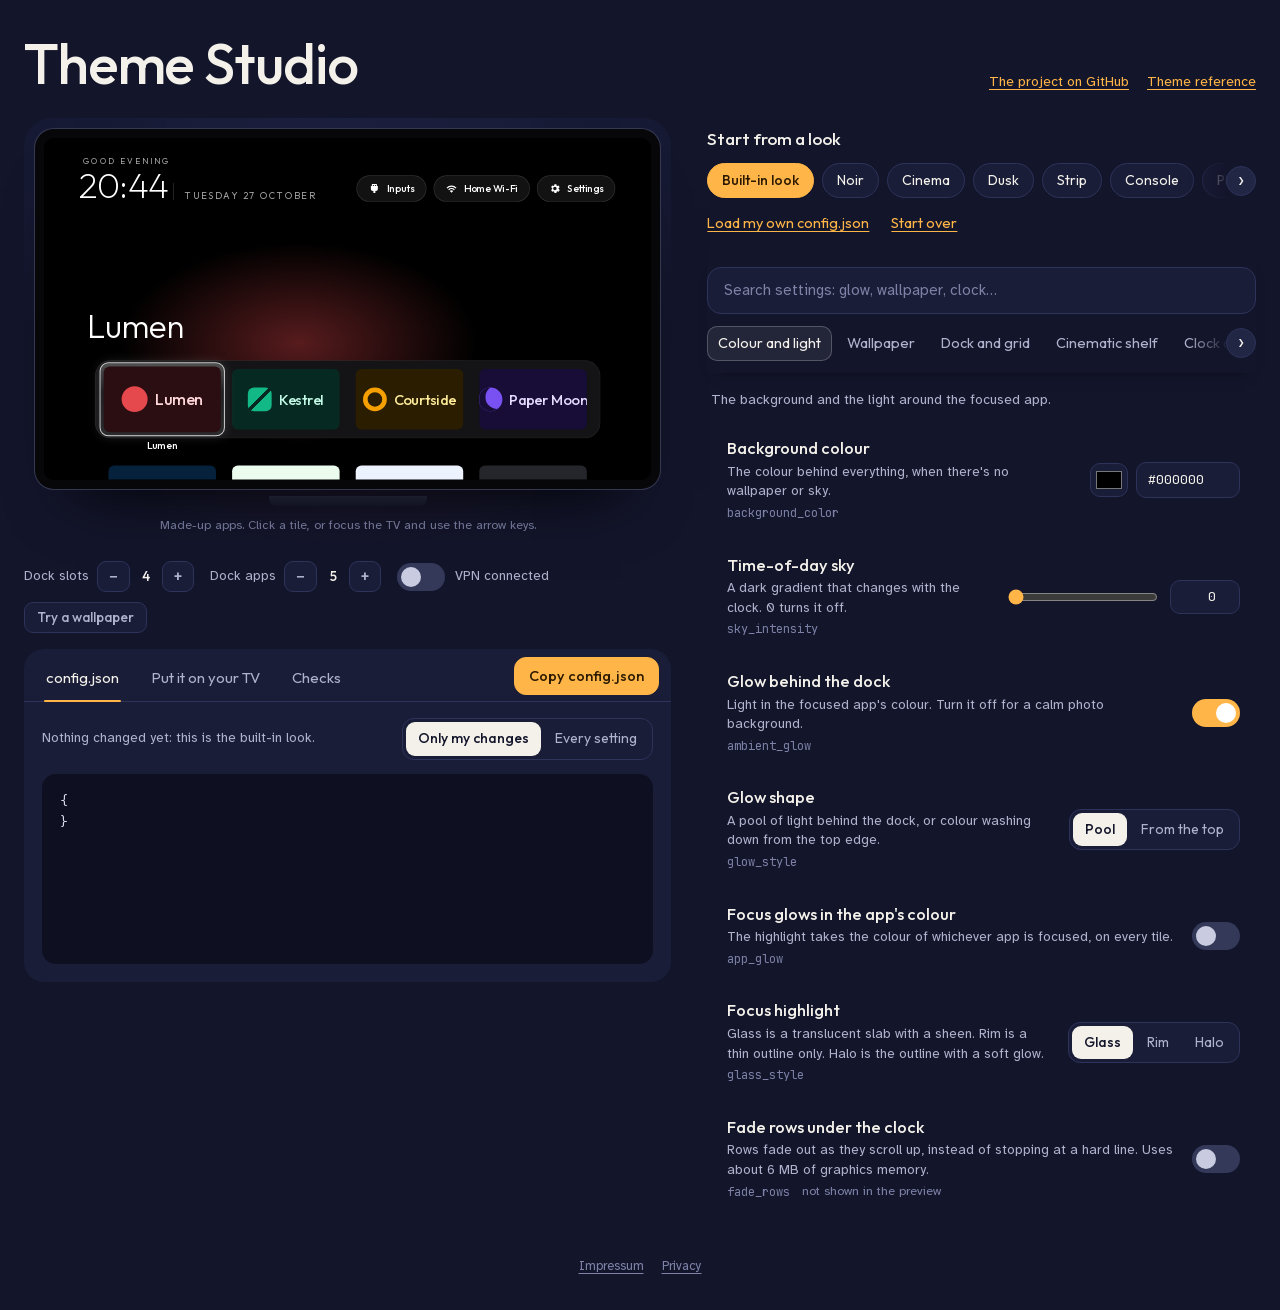
<file: index.html>
<!doctype html>
<html lang="en">
<head>
<meta charset="utf-8">
<meta name="viewport" content="width=device-width, initial-scale=1, viewport-fit=cover">
<title>Theme Studio</title>
<meta name="description" content="Design a Home screen theme for the Clean Your TV launcher, preview it on a TV, and copy the finished config.json.">
<meta property="og:type" content="website">
<meta property="og:url" content="https://tv.atdrv.eu/">
<meta property="og:title" content="Theme Studio">
<meta property="og:description" content="Design a Home screen theme for the Clean Your TV launcher, preview it on a TV, and copy the finished config.json.">
<meta property="og:site_name" content="Theme Studio">
<meta property="og:image" content="https://tv.atdrv.eu/og-image.png">
<meta property="og:image:width" content="1200">
<meta property="og:image:height" content="630">
<meta property="og:image:alt" content="Theme Studio: a TV previewing a Clean Your TV Home screen">
<meta name="twitter:card" content="summary_large_image">
<link rel="canonical" href="https://tv.atdrv.eu/">
<script type="application/ld+json">
{"@context": "https://schema.org", "@type": "WebApplication", "name": "Theme Studio", "url": "https://tv.atdrv.eu/", "description": "Design a Home screen theme for the Clean Your TV Android TV launcher, preview it on a TV, and copy the finished config.json.", "applicationCategory": "DesignApplication", "operatingSystem": "Any", "browserRequirements": "Requires JavaScript", "isAccessibleForFree": true, "offers": {"@type": "Offer", "price": "0", "priceCurrency": "EUR"}, "image": "https://tv.atdrv.eu/og-image.png"}
</script>
<meta name="theme-color" content="#13152b">
<meta name="claude:viewport-fit-sides" content="cover">
<link rel="icon" type="image/svg+xml" href="data:image/svg+xml,%3Csvg xmlns='http://www.w3.org/2000/svg' viewBox='0 0 32 32'%3E%3Crect x='2' y='5' width='28' height='19' rx='3' fill='%2313152b' stroke='%23ffb547' stroke-width='2'/%3E%3Ccircle cx='25' cy='19.5' r='1.6' fill='%23ffb547'/%3E%3Cpath d='M11 28h10' stroke='%23ffb547' stroke-width='2' stroke-linecap='round'/%3E%3C/svg%3E">
<link rel="stylesheet" href="fonts/fonts.css">
<style>
/*
  Layout: a living room after dark. Left, the TV on its wall (sticky), lit from behind in the focused app's colour;
  right, the settings list, styled like a TV menu. Below, the finished config.json and the three steps to use it.
  One dark look on purpose: it is a TV at night.
*/
:root {
  --night: #13152b;      /* the wall */
  --wall: #1a1d38;       /* raised surfaces */
  --wall-2: #222645;     /* inputs, hover */
  --edge: #2e335a;       /* hairlines */
  --ink: #f3f1ea;        /* warm white text */
  --soft: #aeb2cc;       /* secondary text */
  --faint: #7d82a6;      /* tertiary */
  --led: #ffb547;        /* standby-LED amber: the accent */
  --led-ink: #2b1a00;
  --ok: #6ee7a8;
  --warn: #ff9a62;
  --bad: #ff5c7a;
  --glass: rgba(255, 255, 255, .07);
  --glass-rim: rgba(255, 255, 255, .22);
  --font-display: "Outfit", "Avenir Next", "Segoe UI", sans-serif;
  --font-body: "Atkinson Hyperlegible", "Verdana", sans-serif;
  --font-code: "JetBrains Mono", ui-monospace, Menlo, Consolas, monospace;
  color-scheme: dark;
}
* { box-sizing: border-box; }
[hidden] { display: none !important; }
html, body { background: var(--night); color: var(--ink); }
body {
  font-family: var(--font-body); font-size: 15px; line-height: 1.55;
  padding-block: 28px 80px;
  padding-left: max(16px, env(safe-area-inset-left, 0px));
  padding-right: max(16px, env(safe-area-inset-right, 0px));
}
button, input, select, textarea { font: inherit; color: inherit; }
a { color: var(--led); text-underline-offset: 3px; }
code { font-family: var(--font-code); font-size: .86em; background: var(--wall-2); border-radius: 5px; padding: 1px 5px; overflow-wrap: anywhere; }
:focus-visible { outline: 2px solid var(--led); outline-offset: 2px; }
.wrap { max-width: 1500px; margin: 0 auto; }

/* Header */
.masthead { display: flex; flex-wrap: wrap; gap: 12px 32px; align-items: end; justify-content: space-between; margin-bottom: 26px; }
.brand { display: flex; flex-direction: column; gap: 6px; max-width: 62ch; }
.brand h1 { margin: 0; font-family: var(--font-display); font-weight: 200; font-size: clamp(34px, 4.4vw, 58px); line-height: 1; letter-spacing: -.02em; }
.brand h1 b { font-weight: 500; }
.brand p { margin: 0; color: var(--soft); font-size: 16px; }
.links { display: flex; gap: 18px; flex-wrap: wrap; font-size: 14px; }
.site-foot { display: flex; gap: 18px; justify-content: center; margin: 40px 0 8px; font-size: 13px; }
.site-foot a { color: var(--faint); }

/* Main grid */
.studio { display: grid; grid-template-columns: minmax(0, 1.18fr) minmax(0, 1fr); gap: 36px; align-items: start; }
.stage { display: flex; flex-direction: column; gap: 16px; min-width: 0; }
.tvblock { display: flex; flex-direction: column; gap: 12px; width: 100%; margin: 0 auto; }
.hint { color: var(--faint); }
/* The result card: three tabs, so the file, the steps and the checks are always one click away. */
.card { background: var(--wall); border-radius: 20px; display: flex; flex-direction: column; min-width: 0; overflow: hidden; }
.card-tabs { display: flex; gap: 4px; padding: 8px 8px 0; border-bottom: 1px solid var(--edge); flex-wrap: wrap; }
.card-tabs [role="tab"] { border: 0; background: none; color: var(--soft); font-family: var(--font-display); font-size: 15px; padding: 9px 14px 11px; border-radius: 10px 10px 0 0; cursor: pointer; display: inline-flex; gap: 8px; align-items: center; position: relative; }
.card-tabs [role="tab"]:hover { color: var(--ink); }
.card-tabs [role="tab"].on { color: var(--ink); }
.card-tabs [role="tab"].on::after { content: ""; position: absolute; left: 12px; right: 12px; bottom: -1px; height: 2px; border-radius: 2px; background: var(--led); }
.card-tabs .copy { margin: 0 4px 6px auto; align-self: center; padding: 7px 14px; }
.card-tabs .n { min-width: 18px; height: 18px; border-radius: 9px; background: var(--warn); color: #2b1300; font-size: 11.5px; font-weight: 600; display: inline-flex; align-items: center; justify-content: center; padding: 0 5px; }
.pane { padding: 16px 18px 18px; display: flex; flex-direction: column; gap: 14px; min-width: 0; }
.pane-head { display: flex; flex-wrap: wrap; gap: 10px 16px; align-items: center; justify-content: space-between; }
.pane-head p { margin: 0; color: var(--soft); font-size: 13.5px; flex: 1 1 220px; min-width: 0; }
.presets { padding-top: 4px; display: flex; flex-direction: column; gap: 10px; }
.ownrow { display: flex; flex-wrap: wrap; gap: 8px; align-items: center; }
.loadbox { background: var(--wall); border-radius: 16px; padding: 14px 16px; display: flex; flex-direction: column; gap: 10px; }
.loadbox p { margin: 0; color: var(--soft); font-size: 13.5px; }
.loadbox textarea { width: 100%; min-height: 140px; background: #0e1022; border: 1px solid var(--edge); border-radius: 12px; padding: 10px 12px; font-family: var(--font-code); font-size: 12.5px; line-height: 1.6; resize: vertical; }
.msg:empty { display: none; }

/* The TV on the wall, with bias lighting */
.room { position: relative; padding: 34px 26px 30px; border-radius: 28px; background: radial-gradient(120% 90% at 50% 0%, #1b1f3e 0%, var(--night) 70%); isolation: isolate; }
.bias { position: absolute; inset: 6% 8% 14%; border-radius: 40px; filter: blur(46px); opacity: .55; z-index: -1; transition: background .5s ease; }
.tv { position: relative; width: 100%; max-width: 100%; aspect-ratio: 16 / 9; border-radius: 10px; background: #000; box-shadow: 0 0 0 9px #07070a, 0 0 0 10px #343850, 0 40px 60px -30px rgba(0,0,0,.9); overflow: hidden; }
.tv:focus-visible { outline: none; box-shadow: 0 0 0 9px #07070a, 0 0 0 12px var(--led), 0 40px 60px -30px rgba(0,0,0,.9); }
.stand { width: 26%; height: 10px; margin: 16px auto 0; border-radius: 0 0 8px 8px; background: linear-gradient(180deg, #2a2e48, #191b2f); }
.screen { position: absolute; left: 0; top: 0; width: 1920px; height: 1080px; transform-origin: 0 0; font-family: var(--font-display); color: #fff; overflow: hidden; }
.stage-bar { display: flex; flex-wrap: wrap; gap: 10px 18px; align-items: center; justify-content: center; color: var(--soft); font-size: 13.5px; }
.roomhint { margin: 10px 0 0; text-align: center; font-size: 12.5px; }
.btn.sm.wp { font-size: 13.5px; padding: 5px 12px; }
.toggle-line { display: inline-flex; gap: 10px; align-items: center; cursor: pointer; }
.stepper { display: inline-flex; gap: 8px; align-items: center; }
.stepper b { min-width: 16px; text-align: center; color: var(--ink); font-family: var(--font-display); font-weight: 500; font-variant-numeric: tabular-nums; }
.btn.sm { padding: 3px 11px; border-radius: 9px; font-size: 16px; line-height: 1.4; }
.btn:disabled { opacity: .4; cursor: default; }

.presets { display: flex; flex-direction: column; gap: 10px; }
.presets h2, .panel h2 { margin: 0; font-family: var(--font-display); font-weight: 500; font-size: 17px; }
.chips { display: flex; flex-wrap: nowrap; gap: 8px; }
.chip { border: 1px solid var(--edge); background: var(--wall); border-radius: 999px; padding: 6px 14px; font-family: var(--font-display); font-size: 14px; cursor: pointer; transition: background .15s, border-color .15s; }
.chip:hover { background: var(--wall-2); }
.chip.on { background: var(--led); border-color: var(--led); color: var(--led-ink); font-weight: 500; }

.checks { display: flex; flex-direction: column; gap: 6px; }
.check { display: grid; grid-template-columns: 9px minmax(0, 1fr); gap: 10px; align-items: baseline; font-size: 13.5px; padding: 9px 12px; border-radius: 10px; background: var(--wall); }
.check i { width: 8px; height: 8px; border-radius: 50%; transform: translateY(-1px); }
.check.warn i { background: var(--warn); } .check.bad i { background: var(--bad); } .check.info i { background: #8fb4ff; } .check.ok i { background: var(--ok); }

/* The settings list */
.editor { display: flex; flex-direction: column; gap: 14px; min-width: 0; }
.editor-top { position: sticky; top: env(safe-area-inset-top, 0px); z-index: 5; display: flex; flex-direction: column; gap: 12px; padding: 14px 0 12px; background: var(--night); box-shadow: 0 10px 14px -12px rgba(0,0,0,.6); }
.searchrow { display: flex; gap: 10px; align-items: center; }
.search { flex: 1; min-width: 0; background: var(--wall); border: 1px solid var(--edge); border-radius: 14px; padding: 11px 16px; font-size: 15px; }
.search::placeholder { color: var(--faint); }
.btn { border: 1px solid var(--edge); background: var(--wall); border-radius: 12px; padding: 10px 16px; font-family: var(--font-display); font-weight: 500; font-size: 14.5px; cursor: pointer; white-space: nowrap; transition: background .15s; }
.btn:hover { background: var(--wall-2); }
.btn.primary { background: var(--led); border-color: var(--led); color: var(--led-ink); }
.btn.primary:hover { background: #ffc46e; }
/* Actions next to the looks: links, so they don't read as one more look. */
.btn.link { border: 0; background: none; padding: 4px 0; color: var(--led); font-weight: 400; text-decoration: underline; text-underline-offset: 3px; }
.btn.link:hover { background: none; color: #ffc46e; }
.ownrow.actions { gap: 6px 22px; }
.looknow { font-family: var(--font-display); font-size: 15px; color: var(--soft); }
.looknow b { color: var(--ink); font-weight: 500; }
/* One-line rows that slide sideways; an arrow shows on each side that has more. */
.slider { position: relative; min-width: 0; }
.slider > .tabs, .slider > .chips { overflow-x: auto; scrollbar-width: none; scroll-snap-type: x proximity; padding: 3px; margin: -3px; }
.slider > .tabs::-webkit-scrollbar, .slider > .chips::-webkit-scrollbar { display: none; }
.slider > * > * { flex: none; white-space: nowrap; scroll-snap-align: start; scroll-margin-left: 40px; }
.slider.can-prev > :not(.arrow) { -webkit-mask-image: linear-gradient(90deg, transparent 0, transparent 30px, #000 72px); mask-image: linear-gradient(90deg, transparent 0, transparent 30px, #000 72px); }
.slider.can-next > :not(.arrow) { -webkit-mask-image: linear-gradient(270deg, transparent 0, transparent 30px, #000 72px); mask-image: linear-gradient(270deg, transparent 0, transparent 30px, #000 72px); }
.slider.can-prev.can-next > :not(.arrow) { -webkit-mask-image: linear-gradient(90deg, transparent 0, transparent 30px, #000 72px, #000 calc(100% - 72px), transparent calc(100% - 30px)); mask-image: linear-gradient(90deg, transparent 0, transparent 30px, #000 72px, #000 calc(100% - 72px), transparent calc(100% - 30px)); }
.arrow { position: absolute; top: 50%; transform: translateY(-50%); z-index: 2; width: 30px; height: 30px; border-radius: 50%; border: 1px solid var(--edge); background: var(--wall-2); color: var(--ink); font-size: 18px; line-height: 1; display: none; align-items: center; justify-content: center; cursor: pointer; padding: 0 0 2px; }
.arrow:hover { background: var(--glass-rim, var(--edge)); }
.arrow.prev { left: 0; }
.arrow.next { right: 0; }
.slider.can-prev .arrow.prev, .slider.can-next .arrow.next { display: inline-flex; }
.slider.dot-prev .arrow.prev::after, .slider.dot-next .arrow.next::after { content: ""; position: absolute; top: -2px; right: -2px; width: 9px; height: 9px; border-radius: 50%; background: var(--led); box-shadow: 0 0 0 2px var(--night); }
.tabs { display: flex; flex-wrap: nowrap; gap: 4px; }
.tab { flex: none; border: 0; background: transparent; color: var(--soft); border-radius: 10px; padding: 6px 11px; font-family: var(--font-display); font-size: 14.5px; cursor: pointer; display: inline-flex; gap: 7px; align-items: center; }
.tab:hover { background: var(--glass); color: var(--ink); }
.tab.on { background: var(--glass); color: var(--ink); box-shadow: inset 0 0 0 1px var(--glass-rim); }
.tab .n { min-width: 18px; height: 18px; border-radius: 9px; background: var(--led); color: var(--led-ink); font-size: 11.5px; font-weight: 600; display: inline-flex; align-items: center; justify-content: center; padding: 0 5px; }

.section-intro { color: var(--soft); font-size: 14px; margin: 2px 4px 0; max-width: 64ch; }
.list { display: flex; flex-direction: column; gap: 4px; }
.group-title { margin: 16px 4px 4px; font-family: var(--font-display); font-weight: 400; font-size: 20px; }
.row { position: relative; display: grid; grid-template-columns: minmax(0, 1fr) auto; gap: 4px 18px; padding: 14px 16px 14px 20px; border-radius: 16px; align-items: center; transition: background .15s, box-shadow .15s; }
.row:hover, .row:focus-within { background: var(--glass); box-shadow: inset 0 1px 0 rgba(255,255,255,.08), inset 0 0 0 1px rgba(255,255,255,.08); }
.row.changed::before { content: ""; position: absolute; left: 7px; top: 22px; width: 6px; height: 6px; border-radius: 50%; background: var(--led); }
.row .what { min-width: 0; display: flex; flex-direction: column; gap: 3px; }
.row .label { font-family: var(--font-display); font-size: 16.5px; font-weight: 500; line-height: 1.25; }
.row .help { color: var(--soft); font-size: 13.5px; line-height: 1.45; max-width: 60ch; }
.row .meta { display: flex; flex-wrap: wrap; gap: 6px 12px; align-items: center; font-size: 12.5px; color: var(--faint); }
.row .meta .key { font-family: var(--font-code); font-size: 12px; color: var(--faint); background: none; padding: 0; }
.row.changed .meta .key { color: var(--led); }
.row .meta .flag { color: var(--faint); }
.row .reset { border: 0; background: none; color: var(--soft); font-size: 12.5px; text-decoration: underline; text-underline-offset: 3px; cursor: pointer; padding: 0; }
.row .reset:hover { color: var(--ink); }
.row .ctl { display: flex; gap: 8px; align-items: center; justify-content: flex-end; flex-wrap: wrap; }
.row .ctl.wide { grid-column: 1 / -1; justify-content: stretch; }
.row .err { grid-column: 1 / -1; color: var(--bad); font-size: 13px; }

.switch { position: relative; width: 48px; height: 28px; flex: none; }
.switch input { position: absolute; inset: 0; opacity: 0; margin: 0; cursor: pointer; }
.switch span { position: absolute; inset: 0; border-radius: 14px; background: #343859; transition: background .15s; pointer-events: none; }
.switch span::after { content: ""; position: absolute; left: 4px; top: 4px; width: 20px; height: 20px; border-radius: 50%; background: #c9cce0; transition: transform .18s cubic-bezier(.3,1.4,.5,1); }
.switch input:checked + span { background: var(--led); }
.switch input:checked + span::after { transform: translateX(20px); background: #fff; }
.switch input:focus-visible + span { outline: 2px solid var(--led); outline-offset: 2px; }
.seg { display: inline-flex; background: var(--wall); border: 1px solid var(--edge); border-radius: 12px; padding: 3px; gap: 2px; }
.seg button { border: 0; background: none; border-radius: 9px; padding: 6px 12px; font-family: var(--font-display); font-size: 14px; color: var(--soft); cursor: pointer; }
.seg button.on { background: var(--ink); color: var(--night); font-weight: 500; }
.range { display: flex; align-items: center; gap: 10px; }
input[type="range"] { width: 150px; accent-color: var(--led); }
.num { width: 70px; background: var(--wall); border: 1px solid var(--edge); border-radius: 10px; padding: 6px 8px; font-family: var(--font-code); font-size: 13px; text-align: right; font-variant-numeric: tabular-nums; }
.txt { width: 240px; max-width: 100%; background: var(--wall); border: 1px solid var(--edge); border-radius: 10px; padding: 7px 11px; font-size: 14px; }
.colour { display: flex; gap: 8px; align-items: center; }
input[type="color"] { width: 38px; height: 34px; border: 1px solid var(--edge); border-radius: 10px; background: var(--wall); padding: 3px; cursor: pointer; }
textarea.list-in { width: 100%; min-height: 78px; background: var(--wall); border: 1px solid var(--edge); border-radius: 12px; padding: 9px 12px; font-family: var(--font-code); font-size: 12.5px; line-height: 1.6; resize: vertical; }
.empty { padding: 26px 18px; color: var(--soft); text-align: left; }

/* config.json and the steps */
.panel { background: var(--wall); border-radius: 20px; padding: 20px; display: flex; flex-direction: column; gap: 14px; min-width: 0; }
.panel-head { display: flex; flex-wrap: wrap; gap: 10px 16px; align-items: center; justify-content: space-between; }
.panel-head p { margin: 2px 0 0; color: var(--soft); font-size: 13.5px; }
.json { margin: 0; background: #0e1022; border-radius: 14px; padding: 16px 18px; font-family: var(--font-code); font-size: 13px; line-height: 1.65; color: #d8dbec; overflow: auto; max-height: 420px; }
.json .k { color: #9fb8ff; } .json .s { color: #b5e8c4; } .json .v { color: #ffcf8a; } .json .c { color: var(--led); }
.json .ch { background: rgba(255,181,71,.12); border-radius: 4px; }
.steps { margin: 0; padding: 0; list-style: none; display: flex; flex-direction: column; gap: 14px; counter-reset: s; }
.steps li { counter-increment: s; display: grid; grid-template-columns: 34px minmax(0, 1fr); gap: 12px; }
.steps li::before { content: counter(s); width: 30px; height: 30px; border-radius: 50%; background: var(--wall-2); color: var(--led); display: flex; align-items: center; justify-content: center; font-family: var(--font-display); font-weight: 500; }
.steps li div { min-width: 0; display: flex; flex-direction: column; gap: 6px; }
.steps b { font-family: var(--font-display); font-weight: 500; font-size: 16px; }
.steps p { margin: 0; color: var(--soft); font-size: 14px; }
.cmd { margin: 0; background: #0e1022; border-radius: 10px; padding: 10px 12px; font-family: var(--font-code); font-size: 12.5px; color: #d8dbec; overflow-x: auto; white-space: pre; }
.import textarea { width: 100%; min-height: 100px; background: #0e1022; border: 1px solid var(--edge); border-radius: 12px; padding: 10px 12px; font-family: var(--font-code); font-size: 12.5px; resize: vertical; }
.msg { font-size: 13.5px; color: var(--soft); }
.msg.err { color: var(--bad); }
.foot { margin: 4px 0 0; color: var(--faint); font-size: 13px; }

/* Wide and tall enough: the left side is pinned and sized to the window, and never scrolls as a whole.
   The TV shrinks so the card keeps about 300px; only the code box and the steps scroll inside the card. */
@media (min-width: 1101px) and (min-height: 700px) {
  body { padding-bottom: 18px; }
  .stage { position: sticky; top: calc(env(safe-area-inset-top, 0px) + 18px); height: calc(100vh - 36px); }
  .tvblock { flex: none; }
  .room { width: min(100%, calc((100vh - 500px) * 1.78 + 40px)); min-width: 360px; margin: 0 auto; padding: 20px 20px 14px; }
  .card { flex: 1; min-height: 0; }
  .pane { flex: 1; min-height: 0; overflow-y: auto; }
  .pane[data-p="json"] { overflow: hidden; }
  .pane[data-p="json"] .json { flex: 1; min-height: 0; max-height: none; }
}
/* Narrow: one column in working order: the TV, the settings, then the result. */
@media (max-width: 1100px) {
  .studio { grid-template-columns: minmax(0, 1fr); }
  .stage { display: contents; }
  .tvblock { order: 1; }
  .editor { order: 2; }
  .card { order: 3; }
  .editor-top { position: static; box-shadow: none; }
}
@media (max-width: 560px) {
  .row { grid-template-columns: minmax(0, 1fr); padding-left: 18px; }
  .row .ctl { justify-content: flex-start; }
  .room { padding: 20px 12px 18px; border-radius: 20px; }
  input[type="range"] { width: 120px; }
}
@media (prefers-reduced-motion: reduce) {
  *, *::before, *::after { transition: none !important; }
}

/* ---------- The TV drawing (1920×1080 canvas) ---------- */
.L { position: absolute; inset: 0; pointer-events: none; }
.greet { position: absolute; left: 123px; top: 52px; font-size: 26px; letter-spacing: .26em; color: rgba(255,255,255,.66); text-transform: uppercase; white-space: nowrap; }
.clock { position: absolute; left: 108px; top: 92px; font-size: 112px; font-weight: 200; letter-spacing: -.02em; line-height: 1; }
.dates { position: absolute; display: flex; flex-direction: column; gap: 10px; font-size: 30px; letter-spacing: .2em; color: rgba(255,255,255,.62); text-transform: uppercase; white-space: nowrap; }
.dates .sub { font-size: 23px; letter-spacing: .16em; color: rgba(255,255,255,.5); }
.dates.white, .dates.white .sub { color: #fff; }
.vline { position: absolute; width: 2px; height: 54px; background: rgba(255,255,255,.22); }
.vline.white { background: #fff; }
.stats { position: absolute; left: 123px; font: 400 25px/1 "JetBrains Mono", monospace; color: rgba(255,255,255,.55); display: flex; gap: 34px; white-space: nowrap; }
.stats b { color: #fff; font-weight: 500; }
.pills { position: absolute; right: 113px; top: 118px; display: flex; gap: 22px; align-items: center; }
.pill { height: 84px; border-radius: 42px; padding: 0 36px; display: flex; align-items: center; gap: 20px; font-size: 32px; font-weight: 500; color: #fff; background: rgba(255,255,255,.07); border: 2px solid rgba(255,255,255,.14); white-space: nowrap; }
.pill svg { width: 38px; height: 38px; flex: none; }
.pill.round { width: 84px; padding: 0; justify-content: center; }
.pill .lbl { overflow: hidden; text-overflow: ellipsis; }
.pill .badge { font-size: 24px; background: #22c55e; color: #052e16; border-radius: 20px; padding: 3px 14px; display: flex; gap: 6px; align-items: center; }
.pill.vpn { background: #16a34a; border-color: #22c55e; }
.pill.logo { width: 84px; padding: 0; justify-content: center; font-size: 34px; font-weight: 600; background: #2a2f3a; }
.gearc { position: absolute; left: 918px; top: 92px; width: 84px; height: 84px; border-radius: 50%; background: rgba(255,255,255,.07); border: 2px solid rgba(255,255,255,.16); display: flex; align-items: center; justify-content: center; }
.gearc svg { width: 40px; height: 40px; }
.hero { position: absolute; left: 136px; font-weight: 300; letter-spacing: -.01em; line-height: 1.1; white-space: nowrap; }
.band { position: absolute; border-radius: 50px; border: 2px solid rgba(255,255,255,.07); }
.tile { position: absolute; border-radius: 18px; cursor: pointer; }
.tile .art { position: absolute; inset: 0; border-radius: 18px; overflow: hidden; display: flex; align-items: center; justify-content: center; }
.tile .nm { position: absolute; left: -30px; right: -30px; text-align: center; font-weight: 500; white-space: nowrap; opacity: 0; }
.tile.focus .nm { opacity: 1; }
.tile.dimname .nm { opacity: .5; }
.tile.focus.dimname .nm { opacity: 1; }
.ring { position: absolute; inset: -12px; border-radius: 26px; opacity: 0; pointer-events: none; }
.tile.focus .ring { opacity: 1; }
.ucard { position: absolute; inset: 0; display: flex; align-items: center; justify-content: center; }
.ucard i { width: 33%; aspect-ratio: 1; border-radius: 24%; display: block; box-shadow: 0 10px 24px rgba(0,0,0,.35); }
.lastop { position: absolute; left: 140px; font-size: 26px; letter-spacing: .2em; text-transform: uppercase; color: rgba(255,255,255,.6); }
.dots { position: absolute; left: 142px; display: flex; gap: 14px; }
.dots b { width: 14px; height: 14px; border-radius: 50%; background: rgba(255,255,255,.3); }
.dots b.on { width: 42px; border-radius: 7px; background: #fff; }
.wpimg { position: absolute; inset: 0; background-size: cover; background-position: center; }
.wpnote { position: absolute; right: 60px; bottom: 40px; font: 400 24px/1.35 "Atkinson Hyperlegible", sans-serif; color: rgba(255,255,255,.4); text-align: right; }
.petal { position: absolute; width: 22px; height: 14px; border-radius: 50% 50% 50% 0; background: #f59e0b; opacity: .7; }
.banner { display: flex; align-items: center; gap: 18px; width: 280px; justify-content: center; flex: none; }
.banner .mark { width: 62px; height: 62px; border-radius: 16px; flex: none; }
.banner .word { font-size: 38px; font-weight: 500; line-height: 1; white-space: nowrap; }
</style>
</head>
<body>

<div class="wrap">
  <header class="masthead">
    <div class="brand">
      <h1><b>Theme Studio</b></h1>
    </div>
    <nav class="links" aria-label="Project links">
      <a href="https://github.com/Gathin23/cleanyourtv" target="_blank" rel="noopener">The project on GitHub</a>
      <a href="https://github.com/Gathin23/cleanyourtv/blob/main/themes/README.md" target="_blank" rel="noopener">Theme reference</a>
    </nav>
  </header>

  <div class="studio">
    <section class="stage" aria-label="Preview and result">
      <div class="tvblock">
        <div class="room">
          <div class="bias" id="bias"></div>
          <div class="tv" id="tv" tabindex="0" aria-label="Home screen preview. Use the left and right arrow keys to move along the dock."><div class="screen" id="screen"></div></div>
          <div class="stand"></div>
          <p class="hint roomhint">Made-up apps. Click a tile, or focus the TV and use the arrow keys.</p>
        </div>
        <div class="stage-bar">
          <span style="display:flex;gap:10px 16px;flex-wrap:wrap;align-items:center">
            <span class="stepper" role="group" aria-label="Dock slots" title="How many slots the dock has. This is Apps per row (columns), so the grid changes width too. Written to config.json."><span>Dock slots</span><button type="button" class="btn sm" id="colMinus" aria-label="One fewer dock slot">&minus;</button><b id="colN">4</b><button type="button" class="btn sm" id="colPlus" aria-label="One more dock slot">+</button></span>
            <span class="stepper" role="group" aria-label="Dock apps in the preview" id="dockStep"><span>Dock apps</span><button type="button" class="btn sm" id="dockMinus" aria-label="One fewer dock app">&minus;</button><b id="dockN">5</b><button type="button" class="btn sm" id="dockPlus" aria-label="One more dock app">+</button></span>
            <label class="toggle-line"><span class="switch"><input type="checkbox" id="vpnUp"><span></span></span>VPN connected</label>
            <label class="btn sm wp" for="wpFile">Try a wallpaper</label>
            <input type="file" id="wpFile" accept="image/*" hidden>
          </span>
        </div>
      </div>

      <section class="card" aria-label="Result">
        <div class="card-tabs" role="tablist" aria-label="Result">
          <button type="button" role="tab" data-p="json" class="on" aria-selected="true">config.json</button>
          <button type="button" role="tab" data-p="use" aria-selected="false">Put it on your TV</button>
          <button type="button" role="tab" data-p="checks" aria-selected="false">Checks <span class="n" id="checksN" hidden></span></button>
          <button class="btn primary copy" type="button" id="copyBtn">Copy config.json</button>
        </div>

        <div class="pane" data-p="json" role="tabpanel">
          <div class="pane-head">
            <p id="outNote"></p>
            <div style="display:flex;gap:10px;flex-wrap:wrap;align-items:center">
              <div class="seg" role="group" aria-label="What to include">
                <button type="button" data-mode="changes" class="on">Only my changes</button>
                <button type="button" data-mode="full">Every setting</button>
              </div>
            </div>
          </div>
          <pre class="json" id="out"></pre>
        </div>

        <div class="pane" data-p="use" role="tabpanel" hidden>
          <ol class="steps">
            <li><div><b>Save the file</b><p>Make a folder for your theme, for example <code>my-theme</code>, and save the config.json text in it as <code>config.json</code>. A background picture goes beside it as <code>wallpaper.jpg</code>: 1920&times;1080, dark, under about 300 KB.</p></div></li>
            <li><div><b>Send it to the TV</b><p>With ADB on and the cleanyourtv repo on your computer, run this from the repo folder. Home restarts with the theme.</p>
              <pre class="cmd">TV_HOST=&lt;tv ip&gt; tools/theme.sh path/to/my-theme</pre>
              <p>On Windows:</p>
              <pre class="cmd">powershell -ExecutionPolicy Bypass -File tools\theme.ps1 -TvHost &lt;tv ip&gt; path\to\my-theme</pre></div></li>
            <li><div><b>Go back any time</b><p>This returns the launcher to its built-in look.</p><pre class="cmd">TV_HOST=&lt;tv ip&gt; tools/theme.sh --reset</pre></div></li>
          </ol>
          <p class="foot">Not in the studio, because a theme can't set them: <code>icon_tiles</code>, <code>settings_fallback_components</code>, <code>settings_key_scancodes</code>, <code>latitude</code> and <code>longitude</code> live in the launcher's <code>config.xml</code> and need a rebuild. <code>race_calendar</code> is written by <code>tools/race_calendar.py</code>. Want your theme in the project? Read <a href="https://github.com/Gathin23/cleanyourtv/blob/main/themes/CREATE_A_THEME.md" target="_blank" rel="noopener">Create a theme</a>: it needs a screenshot from a real TV.</p>
        </div>

        <div class="pane" data-p="checks" role="tabpanel" hidden>
          <div class="checks" id="checks" aria-live="polite"></div>
        </div>
      </section>
    </section>

    <section class="editor" aria-label="Settings">
      <div class="presets">
        <div id="lookPick" class="presets">
          <h2>Start from a look</h2>
          <div class="chips" id="presets"></div>
        </div>
        <div class="ownrow actions">
          <span id="lookNow" class="looknow" hidden></span>
          <button class="btn link" type="button" id="lookChange" hidden>Change look</button>
          <button class="btn link" type="button" id="loadOpen" aria-expanded="false" aria-controls="loadBox">Load my own config.json</button>
          <button class="btn link startover" type="button">Start over</button>
        </div>
        <div class="loadbox" id="loadBox" hidden>
          <p>Paste your theme's config.json, or choose the file. Its settings appear below, ready to edit; anything it leaves out stays at the built-in value.</p>
          <textarea id="importText" spellcheck="false" aria-label="Paste a config.json" placeholder='{ "glass_style": "rim", "dock_band": false }'></textarea>
          <div class="ownrow">
            <button class="btn primary" type="button" id="importBtn">Load it</button>
            <label class="btn" for="importFile">Choose a file</label>
            <input type="file" id="importFile" accept=".json,application/json,text/plain" hidden>
          </div>
          <p class="msg" id="importMsg" aria-live="polite"></p>
        </div>
      </div>
      <div class="editor-top">
        <div class="searchrow">
          <input class="search" id="search" type="search" placeholder="Search settings: glow, wallpaper, clock&hellip;" autocomplete="off" aria-label="Search settings">
        </div>
        <div class="tabs" id="tabs" role="tablist" aria-label="Setting groups"></div>
      </div>
      <p class="section-intro" id="sectionIntro"></p>
      <div class="list" id="list"></div>
    </section>
  </div>

  <footer class="site-foot">
    <a href="impressum/">Impressum</a>
    <a href="privacy/">Privacy</a>
  </footer>
</div>

<script>
(function () {
  "use strict";
  // The launcher's built-in values: launcher/app/src/main/res/values/config.xml and the theme reader in Config.java.
  var DEF = {
    background_color: "#000000", sky_intensity: 0, ambient_glow: true, glow_style: "radial", app_glow: false, glass_style: "glass", fade_rows: false,
    wallpaper: true, wallpaper_dim: 0, wallpaper_true_color: false, wallpaper_rotation_minutes: 0, wallpaper_order: "shuffle", wallpaper_captions: false, wallpaper_moods: null,
    columns: 4, rows_below_dock: 0, dock_title: true, dock_row: true, dock_band: true, dock_glass: false, dock_opacity: 100, dock_even_padding: false,
    fill_dock: true, single_row: false, dock_band_all: false, always_show_names: false, uniform_tiles: false,
    cinematic_home: false, cinematic_dots: true, cinematic_white_focus: false, cinematic_scrim: 100, cinematic_art: 50,
    show_greeting: true, greeting_name: "", header_white: false, date_below_clock: false, show_stats: false, shamsi_date: false, lunar_date: false, lunar_utc_offset: null, locale: "",
    show_inputs_pill: true, icon_only_inputs: false, show_network_pill: true, icon_only_buttons: false, wifi_label_width: 0, wifi_status_color: false, wifi_status_warnings: false,
    vpn_app: "", vpn_pill: false, top_menu: false, launcher_settings_button: false, reorder_button: false, library_button: false, top_bar_apps: [],
    animations: true, focus_overshoot: true, advanced_effects: false, reduced_motion: false,
    dock_apps: [], hidden_apps: [], app_labels: [], app_banners: [], launch_actions: [], app_library: false, show_library_pill: true, app_library_selection: false,
    library_ok_opens: false, library_apps: [], tile_menu: false, show_home_settings_shortcut: false, module_cards: true,
    home_idle_clock_minutes: 0, clock_wallpaper: false, clock_wallpaper_dim: 50, clock_glow: true,
    app_keys: [], settings_key_keycodes: [], settings_key_panel: false, input_key_keycodes: [], key_filter: true, gamepad_passthrough: false, consume_volume_keys: false,
    restore_key_services: false, home_long_press_home: false, stock_home_redirect: "",
    live_tv_package: "", live_tv_action: "", live_tv_input_id: "", boot_to_live_tv: false, open_on_start_choice: false, power_on_home: false, power_on_home_always: false,
    inputs_connected_only: false, handle_view_inputs: false, input_action: "", input_uri_scheme: "", input_sources: [], source_panel_service: "", source_panel_action: "", source_panel_extra: "", coocaa_sources: false,
    festival: "", festival_until: "", greeting: "", accent_color: ""
  };

  // t: b on/off, i number, e choice, c colour, s text, d date, l list, n list of numbers, j JSON object.
  // draw: shown in the preview. own: belongs to one person's TV, so it goes into config.json only when set.
  var GROUPS = [
    { id: "look", title: "Colour and light", intro: "The background and the light around the focused app.", keys: [
      { k: "background_color", t: "c", draw: 1, l: "Background colour", h: "The colour behind everything, when there's no wallpaper or sky." },
      { k: "sky_intensity", t: "i", min: 0, max: 100, draw: 1, l: "Time-of-day sky", h: "A dark gradient that changes with the clock. 0 turns it off." },
      { k: "ambient_glow", t: "b", draw: 1, l: "Glow behind the dock", h: "Light in the focused app's colour. Turn it off for a calm photo background." },
      { k: "glow_style", t: "e", o: [["radial", "Pool"], ["horizon", "From the top"]], draw: 1, l: "Glow shape", h: "A pool of light behind the dock, or colour washing down from the top edge." },
      { k: "app_glow", t: "b", draw: 1, l: "Focus glows in the app's colour", h: "The highlight takes the colour of whichever app is focused, on every tile." },
      { k: "glass_style", t: "e", o: [["glass", "Glass"], ["rim", "Rim"], ["halo", "Halo"]], draw: 1, l: "Focus highlight", h: "Glass is a translucent slab with a sheen. Rim is a thin outline only. Halo is the outline with a soft glow." },
      { k: "fade_rows", t: "b", l: "Fade rows under the clock", h: "Rows fade out as they scroll up, instead of stopping at a hard line. Uses about 6 MB of graphics memory." }
    ]},
    { id: "wall", title: "Wallpaper", intro: "A picture behind Home: wallpaper.jpg beside config.json, or a wallpapers folder for a collection.", keys: [
      { k: "wallpaper", t: "b", draw: 1, l: "Show the wallpaper", h: "Use the theme's picture. Try one with the button under the TV." },
      { k: "wallpaper_dim", t: "i", min: 0, max: 90, unit: "%", draw: 1, l: "Darken the wallpaper", h: "A black shade over the picture, so text stays readable." },
      { k: "wallpaper_true_color", t: "b", l: "Full-colour decoding", h: "Stops dark gradients from banding. Uses 8 MB instead of 4, so only for TVs with 2 GB of memory or more." },
      { k: "wallpaper_rotation_minutes", t: "i", min: 0, max: 1440, unit: "min", l: "Change picture every", h: "Rotate through the wallpapers folder. 0 keeps one picture." },
      { k: "wallpaper_order", t: "e", o: [["shuffle", "Shuffle"], ["sequential", "In order"]], l: "Rotation order", h: "Random without repeating the current picture, or by file name." },
      { k: "wallpaper_captions", t: "b", l: "Picture captions", h: "Show each picture's name under the buttons, from wallpapers/captions.txt." },
      { k: "wallpaper_moods", t: "j", l: "Pictures by time of day", h: "Group pictures into morning, evening and night, using file names from the wallpapers folder." }
    ]},
    { id: "dock", title: "Dock and grid", intro: "The row of favourite apps at the bottom, and the grid of everything else.", keys: [
      { k: "columns", t: "i", min: 1, max: 8, draw: 1, l: "Apps per row", h: "Also sets how many apps the dock holds. Tiles shrink from 5 up." },
      { k: "rows_below_dock", t: "i", min: 0, max: 3, draw: 1, l: "Grid rows in view", h: "How many rows of apps show under the dock. Tiles shrink to fit." },
      { k: "dock_title", t: "b", draw: 1, l: "Big app name above the dock", h: "The focused dock app's name in large light type." },
      { k: "dock_row", t: "b", draw: 1, l: "Dock as its own row", h: "Off makes the dock apps simply the first tiles of one grid." },
      { k: "dock_band", t: "b", draw: 1, l: "Band behind the dock", h: "Off leaves the tiles floating on the background." },
      { k: "dock_glass", t: "b", draw: 1, l: "Frosted-glass band", h: "A light, frosted band, like the buttons. Suits a wallpaper or the sky." },
      { k: "dock_opacity", t: "i", min: 30, max: 100, unit: "%", draw: 1, l: "Band opacity", h: "Lower lets the wallpaper show through the band." },
      { k: "dock_even_padding", t: "b", draw: 1, l: "Even padding in the band", h: "The space around the tiles matches the space between them." },
      { k: "fill_dock", t: "b", draw: 1, l: "Fill empty dock slots", h: "Use the first grid apps for slots your dock apps leave free. Off leaves them empty." },
      { k: "single_row", t: "b", draw: 1, l: "Everything in one row", h: "Every app in the dock's row, scrolling sideways, with no grid below." },
      { k: "dock_band_all", t: "b", draw: 1, l: "Band behind the whole row", h: "With everything in one row, run the band behind all the apps." },
      { k: "always_show_names", t: "b", draw: 1, l: "Names under every tile", h: "Dimmed until focused. The band grows to hold them." },
      { k: "uniform_tiles", t: "b", draw: 1, l: "Icon cards instead of banners", h: "Each app as its icon on a card tinted from it, so the row looks even." }
    ]},
    { id: "cine", title: "Cinematic shelf", intro: "The top of the screen becomes a stage for the focused dock app.", keys: [
      { k: "cinematic_home", t: "b", draw: 1, l: "Cinematic shelf", h: "The focused app's softened artwork fills the top in its colour, with a large name and Last opened." },
      { k: "cinematic_dots", t: "b", draw: 1, l: "Position dots", h: "Dots under the name showing where you are in the dock." },
      { k: "cinematic_white_focus", t: "b", draw: 1, l: "White focus on the dock", h: "Keep the highlight white instead of the app's colour." },
      { k: "cinematic_scrim", t: "i", min: 0, max: 100, unit: "%", draw: 1, l: "Shade behind the name", h: "Lower lets a wallpaper show through." },
      { k: "cinematic_art", t: "i", min: 0, max: 100, unit: "%", draw: 1, l: "Artwork strength", h: "0 hides the artwork and leaves the wallpaper uncovered." }
    ]},
    { id: "head", title: "Clock and greeting", intro: "The top-left corner.", keys: [
      { k: "show_greeting", t: "b", draw: 1, l: "Greeting", h: "Good morning, Good evening and so on, above the clock." },
      { k: "greeting_name", t: "s", draw: 1, l: "Name in the greeting", h: "Adds a name: Good evening, Sam.", ph: "Sam" },
      { k: "header_white", t: "b", draw: 1, l: "Bright date", h: "The date and the divider in full white instead of dimmed." },
      { k: "date_below_clock", t: "b", draw: 1, l: "Date under the clock", h: "Gives the buttons more room on the right." },
      { k: "show_stats", t: "b", draw: 1, l: "System line", h: "CPU, free memory and free storage under the clock." },
      { k: "shamsi_date", t: "b", draw: 1, l: "Solar Hijri date", h: "Shown above the Gregorian date." },
      { k: "lunar_date", t: "b", draw: 1, l: "Lunar date", h: "The lunisolar date under the Gregorian one, with the zodiac year." },
      { k: "lunar_utc_offset", t: "i", min: 0, max: 14, opt: 1, l: "Lunar calendar zone", h: "7 Vietnamese, 8 Chinese, 9 Korean. Left alone, it follows the TV's language." },
      { k: "locale", t: "s", l: "Launcher language", h: "A language tag such as de or pt-BR, for TVs whose menu lacks your language. Empty follows the TV.", ph: "pt-BR" }
    ]},
    { id: "bar", title: "Top bar", intro: "The buttons in the top-right corner.", keys: [
      { k: "show_inputs_pill", t: "b", draw: 1, l: "Inputs button", h: "Switches between HDMI ports and Live TV." },
      { k: "icon_only_inputs", t: "b", draw: 1, l: "Inputs as an icon", h: "A round icon instead of the labelled button." },
      { k: "show_network_pill", t: "b", draw: 1, l: "Network button", h: "Shows Wi-Fi or Ethernet." },
      { k: "icon_only_buttons", t: "b", draw: 1, l: "Network and Settings as icons", h: "Round icon buttons instead of labelled ones." },
      { k: "wifi_label_width", t: "i", min: 0, max: 300, unit: "dp", draw: 1, l: "Keep the network name", h: "With icon buttons, show the network name up to this width. 0 shows the icon only." },
      { k: "wifi_status_color", t: "b", draw: 1, l: "Green when online", h: "The network icon turns green while the TV has internet." },
      { k: "wifi_status_warnings", t: "b", l: "Orange and red warnings", h: "With green when online: orange without internet, red when offline." },
      { k: "vpn_app", t: "s", draw: 1, l: "VPN app", h: "The package of your VPN app, opened from the network or VPN button.", ph: "com.wireguard.android" },
      { k: "vpn_pill", t: "b", draw: 1, l: "Separate VPN button", h: "Green while the VPN is up, red VPN off while it isn't. Use the switch under the TV to see both." },
      { k: "top_menu", t: "b", draw: 1, l: "One menu button", h: "Inputs, network and Settings folded into one gear in the middle." },
      { k: "launcher_settings_button", t: "b", draw: 1, l: "Settings opens the launcher's settings", h: "Instead of the TV's own Settings." },
      { k: "reorder_button", t: "b", draw: 1, l: "Reorder button", h: "A button for moving apps around. Reordering is always in the Settings button's long-press menu too." },
      { k: "library_button", t: "b", draw: 1, l: "App library button", h: "A round button beside Settings. Needs the app library." },
      { k: "top_bar_apps", t: "l", draw: 1, own: 1, l: "Apps in the top bar", h: "Round logo buttons for these apps, one package name per line. They leave the grid." }
    ]},
    { id: "motion", title: "Motion", intro: "How focus moves between tiles.", keys: [
      { k: "animations", t: "b", draw: 1, l: "Animations", h: "Focus, glass, title and tile movement." },
      { k: "focus_overshoot", t: "b", draw: 1, l: "Springy focus", h: "The highlight swings a little past each tile before settling. Off glides straight there." },
      { k: "advanced_effects", t: "b", draw: 1, l: "Extra effects", h: "A lifted tile, icon zoom, smoother colour changes and app opening effects." },
      { k: "reduced_motion", t: "b", draw: 1, l: "Calm motion", h: "Every movement under 90 ms, no bounce. For slow TVs." }
    ]},
    { id: "apps", title: "Apps and library", intro: "Which apps appear, and how. Package names go one per line.", keys: [
      { k: "dock_apps", t: "l", own: 1, l: "Dock apps", h: "Package names, in order. Leave empty to keep the dock your launcher already has.", ph: "com.netflix.ninja\ncom.google.android.youtube.tv" },
      { k: "hidden_apps", t: "l", own: 1, l: "Hidden apps", h: "Never shown as tiles." },
      { k: "app_labels", t: "l", own: 1, l: "Rename tiles", h: "package=Name, one per line.", ph: "com.telekom.onetv.tv.pl=TV" },
      { k: "app_banners", t: "l", own: 1, l: "Built-in tile artwork", h: "package=banner_name, using a banner bundled with the launcher." },
      { k: "launch_actions", t: "l", own: 1, l: "Open a screen of an app", h: "package=action, for example a TV app's programme guide." },
      { k: "app_library", t: "b", l: "App library", h: "A page with every installed app, where you add apps to Home or take them off." },
      { k: "show_library_pill", t: "b", l: "Library entry after the last row", h: "Turn off when the top-bar library button is the way in." },
      { k: "app_library_selection", t: "b", l: "Tick apps in the library", h: "OK toggles a checkmark instead of opening the app." },
      { k: "library_ok_opens", t: "b", l: "Open any app from the library", h: "OK opens every app there, not only the ones on Home." },
      { k: "library_apps", t: "l", own: 1, l: "Pre-added library apps", h: "Packages that start out on Home as if added from the library." },
      { k: "tile_menu", t: "b", l: "Tile menu", h: "Hold OK or press Menu on a tile for Move, Remove and App info." },
      { k: "show_home_settings_shortcut", t: "b", l: "Default-home tile", h: "A tile that opens the TV's choice of Home app, where it has one." },
      { k: "module_cards", t: "b", l: "Module cards", h: "Look for add-on widget apps and offer to show them." }
    ]},
    { id: "saver", title: "Clock screensaver", intro: "A moving clock when Home sits untouched.", keys: [
      { k: "home_idle_clock_minutes", t: "i", min: 0, max: 1440, unit: "min", l: "Start the clock after", h: "Minutes of no remote presses on Home. 0 turns it off." },
      { k: "clock_wallpaper", t: "b", l: "Clock over the wallpaper", h: "Instead of black with a coloured glow." },
      { k: "clock_wallpaper_dim", t: "i", min: 0, max: 90, unit: "%", l: "Darken it behind the clock", h: "How dark the wallpaper is behind the clock." },
      { k: "clock_glow", t: "b", l: "Coloured glow", h: "Off leaves the clock on plain black, kinder to OLED screens." }
    ]},
    { id: "keys", title: "Remote buttons", intro: "These belong to your TV and remote, so they go into config.json only when you set them. Most need the launcher's key helper, switched on when it is installed.", keys: [
      { k: "app_keys", t: "l", own: 1, l: "Buttons that open apps", h: "keycode:package, one per line. hold: for a long press, an action word such as mute instead of a package.", ph: "190:com.google.android.youtube.tv\nhold:190:com.netflix.ninja" },
      { k: "settings_key_keycodes", t: "n", own: 1, l: "Settings buttons", h: "Keycodes that open Settings. TCL Google TV remotes send 83." },
      { k: "settings_key_panel", t: "b", own: 1, l: "Quick-settings panel", h: "Those buttons open a small panel instead of the full Settings." },
      { k: "input_key_keycodes", t: "n", own: 1, l: "Extra Input buttons", h: "Keycodes that open the input list." },
      { k: "key_filter", t: "b", own: 1, l: "Key helper filtering", h: "Off keeps the helper on but stops it catching keys: button mappings stop, held volume always repeats." },
      { k: "gamepad_passthrough", t: "b", own: 1, l: "Let game controllers through", h: "Stop catching keys while a controller is connected." },
      { k: "consume_volume_keys", t: "b", own: 1, l: "Fix double volume steps", h: "For firmware where one volume press moves two steps." },
      { k: "restore_key_services", t: "b", own: 1, l: "Bring the key helper back", h: "After a force stop, Home switches the helpers on again. Needs RESTORE_KEY_SERVICES=1 at install." },
      { k: "home_long_press_home", t: "b", own: 1, l: "Long Home press opens Home", h: "For remotes where a firm Home press does nothing. Can stop held keys repeating." },
      { k: "stock_home_redirect", t: "s", own: 1, l: "Send the old launcher back", h: "For firmware that turns its own launcher back on: its package name here." }
    ]},
    { id: "tv", title: "Live TV and inputs", intro: "These belong to your TV, so they go into config.json only when you set them.", keys: [
      { k: "live_tv_package", t: "s", own: 1, l: "Live TV app", h: "The TV's tuner app, listed last in the Inputs menu.", ph: "com.tcl.tv" },
      { k: "live_tv_action", t: "s", own: 1, l: "Live TV start action", h: "Only for a Live TV app with no normal entry." },
      { k: "live_tv_input_id", t: "s", own: 1, l: "Exact tuner input", h: "Opens that tuner's channels from the Live TV row." },
      { k: "boot_to_live_tv", t: "b", own: 1, l: "Start on Live TV", h: "Open Live TV the first time Home appears after the TV starts." },
      { k: "open_on_start_choice", t: "b", own: 1, l: "Choose an app to start on", h: "Adds an Open on start row to the launcher's settings." },
      { k: "power_on_home", t: "b", own: 1, l: "Home instead of firmware Live TV", h: "For TVs that open Live TV by themselves at power-on. Needs HomeKeyService." },
      { k: "power_on_home_always", t: "b", own: 1, l: "Always Home at power-on", h: "Whatever the TV put in front. Needs HomeKeyService." },
      { k: "inputs_connected_only", t: "b", own: 1, l: "Only connected inputs", h: "Fold empty HDMI ports behind More inputs." },
      { k: "handle_view_inputs", t: "b", own: 1, l: "Answer the system input switcher", h: "For TVs whose stock launcher was the only one that did." },
      { k: "input_action", t: "s", own: 1, l: "HDMI open action", h: "For sets where nothing else opens an HDMI input (XGIMI)." },
      { k: "input_uri_scheme", t: "s", own: 1, l: "HDMI address scheme", h: "Instead of content:// (YaOS)." },
      { k: "input_sources", t: "l", own: 1, l: "Vendor source numbers", h: "HW<n>=<number>, one per line." },
      { k: "source_panel_service", t: "s", own: 1, l: "Source panel service", h: "The TV's own source panel, for sets with no input framework." },
      { k: "source_panel_action", t: "s", own: 1, l: "Source panel action", h: "Or the activity action that opens it." },
      { k: "source_panel_extra", t: "s", own: 1, l: "Source panel extra", h: "One number sent with it, name=value." },
      { k: "coocaa_sources", t: "b", own: 1, l: "Coocaa OS sources", h: "Skyworth China firmware only." }
    ]},
    { id: "fest", title: "Festive skin", intro: "Seasonal decorations: a diya for Wi-Fi, a bell for Inputs, a marigold for Settings, and a petal shower on the day's first Home.", keys: [
      { k: "festival", t: "s", draw: 1, l: "Festival", h: "dussehra and diwali come with their own greeting. Empty turns the skin off.", ph: "diwali" },
      { k: "festival_until", t: "d", l: "Last day", h: "The skin turns itself off after this date." },
      { k: "greeting", t: "s", draw: 1, l: "Festive greeting", h: "Replaces the time-of-day greeting while the skin is on.", ph: "Happy holidays" },
      { k: "accent_color", t: "c", draw: 1, opt: 1, l: "Festive glow colour", h: "Diya gold if not set." }
    ]}
  ];
  var KEYS = {}, ORDER = [];
  GROUPS.forEach(function (g) { g.keys.forEach(function (d) { d.g = g.id; KEYS[d.k] = d; ORDER.push(d.k); }); });
  var NOT_THEME = ["icon_tiles", "settings_fallback_components", "settings_key_scancodes", "latitude", "longitude", "race_calendar"];

  var PRESETS = [
    { name: "Built-in look", cfg: {} },
    { name: "Noir", cfg: { ambient_glow: false, dock_band: false, glass_style: "rim", focus_overshoot: false, icon_only_buttons: true, icon_only_inputs: true, header_white: true, clock_glow: false } },
    { name: "Cinema", cfg: { columns: 5, cinematic_home: true, glow_style: "horizon", dock_opacity: 70, wifi_status_color: true } },
    { name: "Dusk", cfg: { columns: 5, sky_intensity: 70, dock_glass: true, glass_style: "halo", always_show_names: true, date_below_clock: true, wifi_status_color: true } },
    { name: "Strip", cfg: { single_row: true, dock_band_all: true, uniform_tiles: true } },
    { name: "Console", cfg: { columns: 5, background_color: "#0B0F14", show_greeting: false, top_menu: true, show_stats: true, rows_below_dock: 2, dock_title: false, wifi_status_color: true, wifi_status_warnings: true, reduced_motion: true } },
    { name: "Photo wall", cfg: { columns: 5, background_color: "#06080A", wallpaper_true_color: true, wallpaper_dim: 20, dock_opacity: 50, ambient_glow: false, glass_style: "halo", icon_only_buttons: true, focus_overshoot: false } },
    { name: "Glass", cfg: { background_color: "#090C14", cinematic_home: true, dock_glass: true, icon_only_buttons: true, app_glow: true, glow_style: "horizon", focus_overshoot: false, advanced_effects: true } },
    { name: "Retro", cfg: { columns: 5, dock_band: false, glass_style: "rim", dock_title: false, ambient_glow: false, icon_only_buttons: true, icon_only_inputs: true, wifi_status_color: true, tile_menu: true, wallpaper_dim: 10, reduced_motion: true } }
  ];

  // ---------- state ----------
  var STORE = "cyt-theme-studio-v1";
  var state = {}, preset = "Built-in look", mode = "changes", tab = "look", previewDock = 5, wallpaperURL = "", focusIdx = 0, lastLen = 4;
  try { var sv = JSON.parse(localStorage.getItem(STORE) || "null"); if (sv && typeof sv === "object") { state = sv.state || {}; preset = sv.preset || ""; tab = sv.tab || "look"; } } catch (e) {}
  function save() { try { localStorage.setItem(STORE, JSON.stringify({ state: state, preset: preset, mode: mode, tab: tab })); } catch (e) {} }
  Object.keys(state).forEach(function (k) { if (!KEYS[k] || !valid(KEYS[k], state[k])) delete state[k]; });

  function same(a, b) { return JSON.stringify(a) === JSON.stringify(b); }
  function has(k) { return Object.prototype.hasOwnProperty.call(state, k); }
  function v(k) { return has(k) ? state[k] : DEF[k]; }
  // Does x fit setting d? Mirrors what the controls themselves can produce.
  function valid(d, x) {
    if (x === null) return DEF[d.k] === null || !!d.opt;
    switch (d.t) {
      case "b": return typeof x === "boolean";
      case "i": return typeof x === "number" && Math.round(x) === x && x >= d.min && x <= d.max;
      case "e": return d.o.some(function (o) { return o[0] === x; });
      case "c": return typeof x === "string" && (/^#[0-9a-fA-F]{6}$/.test(x) || (!!d.opt && x === ""));
      case "s": return typeof x === "string";
      case "d": return typeof x === "string" && (x === "" || /^\d{4}-\d{2}-\d{2}$/.test(x));
      case "l": return Array.isArray(x) && x.every(function (y) { return typeof y === "string"; });
      case "n": return Array.isArray(x) && x.every(function (y) { return typeof y === "number" && Math.round(y) === y && y >= 0; });
      case "j": return typeof x === "object" && !Array.isArray(x);
    }
    return false;
  }
  function setKey(k, val) { looksOpen = false; dropUndo(); if (same(val, DEF[k])) delete state[k]; else state[k] = val; preset = ""; save(); update(k); }

  // ---------- helpers ----------
  function esc(t) { return String(t).replace(/&/g, "&amp;").replace(/</g, "&lt;").replace(/>/g, "&gt;").replace(/"/g, "&quot;"); }
  function $(id) { return document.getElementById(id); }

  // ---------- tabs and rows ----------
  var tabsEl = $("tabs"), listEl = $("list"), searchEl = $("search");
  GROUPS.forEach(function (g) {
    var b = document.createElement("button"); b.type = "button"; b.className = "tab"; b.dataset.g = g.id; b.setAttribute("role", "tab");
    b.innerHTML = '<span>' + esc(g.title) + '</span><span class="n" hidden></span>';
    b.addEventListener("click", function () { tab = g.id; searchEl.value = ""; save(); renderList(); });
    tabsEl.appendChild(b);
  });

  function renderList() {
    var q = searchEl.value.trim().toLowerCase();
    tabsEl.querySelectorAll(".tab").forEach(function (b) { var on = !q && b.dataset.g === tab; b.classList.toggle("on", on); b.setAttribute("aria-selected", on ? "true" : "false"); });
    if (tabsSlider) tabsSlider();
    listEl.innerHTML = "";
    if (q) {
      $("sectionIntro").textContent = "Settings matching “" + searchEl.value.trim() + "”.";
      var hits = 0;
      GROUPS.forEach(function (g) {
        var ks = g.keys.filter(function (d) { return (d.k + " " + d.l + " " + d.h).toLowerCase().indexOf(q) >= 0; });
        if (!ks.length) return;
        var t = document.createElement("h3"); t.className = "group-title"; t.textContent = g.title; listEl.appendChild(t);
        ks.forEach(function (d) { listEl.appendChild(buildRow(d)); hits++; });
      });
      if (!hits) listEl.innerHTML = '<div class="empty">Nothing matches that. Try a plainer word such as colour, dock or clock.</div>';
    } else {
      var g = GROUPS.filter(function (x) { return x.id === tab; })[0] || GROUPS[0];
      $("sectionIntro").textContent = g.intro;
      g.keys.forEach(function (d) { listEl.appendChild(buildRow(d)); });
    }
    ORDER.forEach(syncRow);
  }
  searchEl.addEventListener("input", renderList);

  function buildRow(d) {
    var k = d.k, row = document.createElement("div"); row.className = "row"; row.id = "row-" + k;
    var id = "k-" + k;
    var flag = d.own ? '<span class="flag">only written when set</span>' : (d.draw ? "" : '<span class="flag">not shown in the preview</span>');
    row.innerHTML = '<div class="what"><label class="label" for="' + id + '">' + esc(d.l) + '</label><span class="help">' + esc(d.h) + (d.k === "columns" ? " The Dock slots counter under the TV changes this too." : "") + '</span><span class="meta"><code class="key">' + k + '</code>' + flag + '<button type="button" class="reset" hidden>Reset</button></span></div>';
    var ctl = document.createElement("div"); ctl.className = "ctl";
    if (d.t === "b") {
      ctl.innerHTML = '<span class="switch"><input type="checkbox" id="' + id + '"><span></span></span>';
      ctl.querySelector("input").addEventListener("change", function (e) { setKey(k, e.target.checked); });
    } else if (d.t === "i") {
      ctl.innerHTML = '<span class="range"><input type="range" id="' + id + '-r" min="' + d.min + '" max="' + d.max + '" aria-label="' + esc(d.l) + '"><input class="num" type="number" id="' + id + '" min="' + d.min + '" max="' + d.max + '"></span>' + (d.unit ? '<span style="color:var(--faint);font-size:13px">' + d.unit + '</span>' : '');
      var r = ctl.querySelector('input[type="range"]'), n = ctl.querySelector(".num");
      r.addEventListener("input", function () { n.value = r.value; setKey(k, +r.value); });
      n.addEventListener("change", function () { var x = Math.round(+n.value); if (isNaN(x)) { syncRow(k); return; } x = Math.max(d.min, Math.min(d.max, x)); setKey(k, x); syncRow(k); });
    } else if (d.t === "e") {
      ctl.innerHTML = '<div class="seg" role="group" aria-label="' + esc(d.l) + '">' + d.o.map(function (o) { return '<button type="button" data-v="' + o[0] + '">' + esc(o[1]) + '</button>'; }).join("") + '</div>';
      ctl.querySelectorAll("button").forEach(function (b) { b.addEventListener("click", function () { setKey(k, b.dataset.v); syncRow(k); }); });
      ctl.querySelector("button").id = id;
    } else if (d.t === "c") {
      ctl.innerHTML = '<span class="colour"><input type="color" id="' + id + '-p" aria-label="' + esc(d.l) + '"><input class="txt" style="width:104px;font-family:var(--font-code);font-size:13px" id="' + id + '" maxlength="7" placeholder="#RRGGBB"></span>';
      var p = ctl.querySelector('input[type="color"]'), tx = ctl.querySelector(".txt");
      p.addEventListener("input", function () { setKey(k, p.value.toUpperCase()); tx.value = p.value.toUpperCase(); });
      tx.addEventListener("change", function () { var val = tx.value.trim(); if (!val && d.opt) { setKey(k, ""); return; } if (/^#[0-9a-fA-F]{6}$/.test(val)) setKey(k, val.toUpperCase()); syncRow(k); });
    } else if (d.t === "s" || d.t === "d") {
      ctl.innerHTML = '<input class="txt" type="' + (d.t === "d" ? "date" : "text") + '" id="' + id + '" spellcheck="false"' + (d.ph ? ' placeholder="' + esc(d.ph) + '"' : '') + '>';
      ctl.querySelector("input").addEventListener("input", function (e) { setKey(k, e.target.value.trim()); });
    } else {
      ctl.className = "ctl wide";
      var ph = d.t === "j" ? '{"morning": ["dawn.jpg"], "evening": ["dusk.jpg"], "night": ["stars.jpg"]}' : (d.ph || "one per line");
      ctl.innerHTML = '<textarea class="list-in" id="' + id + '" spellcheck="false" placeholder="' + esc(ph) + '"></textarea>';
      var ta = ctl.querySelector("textarea");
      ta.addEventListener("input", function () {
        var old = row.querySelector(".err"); if (old) old.remove();
        function err(t) { var e = document.createElement("div"); e.className = "err"; e.textContent = t; row.appendChild(e); }
        if (d.t === "j") {
          if (!ta.value.trim()) { setKey(k, null); return; }
          try { var o = JSON.parse(ta.value); if (!o || typeof o !== "object" || Array.isArray(o)) throw 0; setKey(k, o); }
          catch (e) { err("This needs to be a JSON object, like the example. Until it is, the last valid value stays."); }
          return;
        }
        var items = ta.value.split("\n").map(function (x) { return x.trim(); }).filter(Boolean);
        if (d.t === "n") {
          var bad = items.filter(function (x) { return !/^\d+$/.test(x); });
          if (bad.length) { err("Keycodes are whole numbers. Fix: " + bad.join(", ")); return; }
          items = items.map(Number);
        }
        setKey(k, items);
      });
    }
    row.appendChild(ctl);
    row.querySelector(".reset").addEventListener("click", function () { delete state[k]; preset = ""; save(); syncRow(k); update(); });
    return row;
  }

  function syncRow(k) {
    var d = KEYS[k], row = $("row-" + k); if (!row) return;
    var val = v(k), id = "k-" + k;
    row.classList.toggle("changed", has(k));
    row.querySelector(".reset").hidden = !has(k);
    if (d.t === "b") $(id).checked = !!val;
    else if (d.t === "i") { var shown = val == null ? (d.k === "lunar_utc_offset" ? 8 : d.min) : val; if (document.activeElement !== $(id)) $(id).value = val == null ? "" : val; $(id + "-r").value = shown; }
    else if (d.t === "e") row.querySelectorAll(".seg button").forEach(function (b) { b.classList.toggle("on", b.dataset.v === val); });
    else if (d.t === "c") { if (document.activeElement !== $(id)) $(id).value = val || ""; $(id + "-p").value = (val || "#F5B301").toLowerCase(); }
    else if (d.t === "s" || d.t === "d") { if (document.activeElement !== $(id)) $(id).value = val || ""; }
    else if (document.activeElement !== $(id)) $(id).value = d.t === "j" ? (val ? JSON.stringify(val, null, 2) : "") : (val || []).join("\n");
  }

  function syncTabs() {
    tabsEl.querySelectorAll(".tab").forEach(function (b) {
      var g = GROUPS.filter(function (x) { return x.id === b.dataset.g; })[0];
      var n = g.keys.filter(function (d) { return has(d.k); }).length;
      var badge = b.querySelector(".n"); badge.hidden = !n; badge.textContent = n;
    });
  }

  // ---------- presets ----------
  var presetsEl = $("presets");
  PRESETS.forEach(function (p) {
    var b = document.createElement("button"); b.type = "button"; b.className = "chip"; b.textContent = p.name;
    b.addEventListener("click", function () {
      dropUndo(); state = {}; Object.keys(p.cfg).forEach(function (k) { if (!same(p.cfg[k], DEF[k])) state[k] = p.cfg[k]; });
      preset = p.name; save(); ORDER.forEach(syncRow); update();
    });
    presetsEl.appendChild(b);
  });
  function syncPresets() { presetsEl.querySelectorAll(".chip").forEach(function (b) { b.classList.toggle("on", b.textContent === preset); }); }

  // ---------- config.json ----------
  function outputObj() {
    var o = {};
    ORDER.forEach(function (k) {
      var d = KEYS[k], val = v(k);
      if (mode === "changes" && !has(k)) return;
      if (d.own && !has(k)) return;
      if (val === null || (d.opt && (val === "" || val == null))) return;
      o[k] = val;
    });
    return o;
  }
  function renderOut() {
    var o = outputObj(), keys = Object.keys(o);
    var lines = ["{"];
    keys.forEach(function (k, i) {
      var val = JSON.stringify(o[k], null, 2).replace(/\n/g, "\n  ");
      var vHTML = esc(val).replace(/&quot;(.*?)&quot;/g, '<span class="s">"$1"</span>');
      if (!/^[\[{"]/.test(val)) vHTML = '<span class="v">' + esc(val) + '</span>';
      var line = '  <span class="k">"' + k + '"</span>: ' + vHTML + (i < keys.length - 1 ? "," : "");
      lines.push(has(k) ? '<span class="ch">' + line + '</span>' : line);
    });
    lines.push("}");
    var pre = $("out"); pre.innerHTML = lines.join("\n");
    pre._text = JSON.stringify(o, null, 2) + "\n";
    var nc = Object.keys(state).length;
    $("outNote").textContent = (mode === "full" ? keys.length + " settings. " : "") + (nc ? nc + " changed from the built-in look, highlighted." : "Nothing changed yet: this is the built-in look.") + (mode === "full" ? " Settings for your own TV (dock, remote, Live TV) appear only once you set them." : "");
    document.querySelectorAll('.seg[aria-label="What to include"] button').forEach(function (b) { b.classList.toggle("on", b.dataset.mode === mode); });
  }
  document.querySelectorAll('.seg[aria-label="What to include"] button').forEach(function (b) { b.addEventListener("click", function () { mode = b.dataset.mode; save(); renderOut(); }); });
  function copyJSON(btn) {
    var pre = $("out"), label = btn.textContent;
    function done(t) { btn.textContent = t; setTimeout(function () { btn.textContent = label; }, 1600); }
    function fallback() { var r = document.createRange(); r.selectNodeContents(pre); var s = window.getSelection(); s.removeAllRanges(); s.addRange(r); done("Selected, press Ctrl+C"); }
    try { navigator.clipboard.writeText(pre._text).then(function () { done("Copied"); }, fallback); } catch (e) { fallback(); }
  }
  $("copyBtn").addEventListener("click", function () { copyJSON(this); });

  // ---------- import ----------
  $("loadOpen").addEventListener("click", function () {
    var box = $("loadBox"), open = box.hidden; box.hidden = !open;
    this.setAttribute("aria-expanded", open ? "true" : "false");
    if (open) $("importText").focus();
  });
  $("importFile").addEventListener("change", function (e) {
    var f = e.target.files && e.target.files[0]; if (!f) return;
    var rd = new FileReader();
    rd.onload = function () { $("importText").value = String(rd.result || ""); loadConfig(); };
    rd.readAsText(f); e.target.value = "";
  });
  $("importBtn").addEventListener("click", loadConfig);
  function loadConfig() {
    var msg = $("importMsg"); msg.className = "msg"; var obj;
    try { obj = JSON.parse($("importText").value); if (!obj || typeof obj !== "object" || Array.isArray(obj)) throw 0; }
    catch (e) { msg.className = "msg err"; msg.textContent = "That isn't valid JSON. A config.json starts with { and ends with }, with a comma between settings and none after the last one."; return; }
    var n = 0, unknown = [], xml = [], bad = [];
    dropUndo(); state = {};
    Object.keys(obj).forEach(function (k) {
      if (NOT_THEME.indexOf(k) >= 0) { xml.push(k); return; }
      if (!KEYS[k]) { unknown.push(k); return; }
      if (!valid(KEYS[k], obj[k])) { bad.push(k); return; }
      if (!same(obj[k], DEF[k])) state[k] = obj[k];
      n++;
    });
    preset = ""; lastLook = ""; looksOpen = false; save(); ORDER.forEach(syncRow); update();
    var parts = ["Loaded " + n + " setting" + (n === 1 ? "" : "s") + "."];
    if (xml.length) parts.push("Left out because a theme can't set them: " + xml.join(", ") + ".");
    if (unknown.length) parts.push("Not launcher settings, so ignored: " + unknown.join(", ") + ".");
    if (bad.length) parts.push("Values of the wrong kind, so ignored: " + bad.join(", ") + ".");
    msg.textContent = parts.join(" ");
  }

  // ---------- start over, with a short undo ----------
  var undoState = null, undoTimer = 0;
  function dropUndo() { if (undoState) { undoState = null; clearTimeout(undoTimer); setStartOver("Start over"); } }
  function setStartOver(label) { document.querySelectorAll(".startover").forEach(function (b) { b.textContent = label; }); }
  document.querySelectorAll(".startover").forEach(function (b) {
    b.addEventListener("click", function () {
      clearTimeout(undoTimer);
      if (undoState) { state = undoState.state; preset = undoState.preset; undoState = null; setStartOver("Start over"); }
      else {
        if (!Object.keys(state).length) return;
        undoState = { state: state, preset: preset };
        state = {}; preset = "Built-in look"; setStartOver("Undo");
        undoTimer = setTimeout(function () { undoState = null; setStartOver("Start over"); }, 8000);
      }
      looksOpen = true; save(); ORDER.forEach(syncRow); update();
    });
  });

  // ---------- checks ----------
  function renderChecks() {
    var c = [];
    function add(level, html) { c.push('<div class="check ' + level + '"><i></i><span>' + html + '</span></div>'); }
    if (v("boot_to_live_tv") && (v("power_on_home") || v("power_on_home_always"))) add("bad", "Start on Live TV and Home at power-on pull in opposite directions. Keep only one.");
    if (v("vpn_pill") && v("top_menu")) add("warn", "The separate VPN button is hidden while One menu button is on.");
    if (v("vpn_pill") && !v("vpn_app")) add("warn", "Set the VPN app too, or the VPN button shows only while a VPN is up and can't open anything useful.");
    if (!v("cinematic_home") && ["cinematic_dots", "cinematic_white_focus", "cinematic_scrim", "cinematic_art"].some(has)) add("warn", "The shelf settings do nothing until Cinematic shelf is on.");
    if (v("dock_band_all") && !v("single_row")) add("warn", "Band behind the whole row only applies with Everything in one row.");
    if (v("single_row") && !v("dock_row")) add("warn", "Everything in one row needs Dock as its own row.");
    if (!v("app_library") && (v("library_button") || v("app_library_selection") || v("library_ok_opens") || has("show_library_pill") || has("library_apps"))) add("warn", "The library settings need App library switched on.");
    if (v("wifi_status_warnings") && !v("wifi_status_color")) add("warn", "Orange and red warnings need Green when online.");
    if (v("wifi_label_width") > 0 && !v("icon_only_buttons")) add("warn", "Keep the network name only matters with icon buttons; the labelled button already shows it.");
    if (has("clock_wallpaper_dim") && !v("clock_wallpaper")) add("warn", "Darken it behind the clock needs Clock over the wallpaper.");
    if (has("lunar_utc_offset") && !v("lunar_date")) add("warn", "Lunar calendar zone needs Lunar date.");
    if ((v("gamepad_passthrough") || v("consume_volume_keys")) && !v("key_filter")) add("warn", "Controller passthrough and the volume fix need Key helper filtering on.");
    if (has("app_keys") || has("input_key_keycodes") || has("settings_key_keycodes")) add("info", "Remote button mappings need the key helper: install the launcher with <code>INPUT_KEY_SERVICE=1</code>. On some TCL sets it stops held volume from ramping; hold volume up to check.");
    if (v("power_on_home") || v("power_on_home_always") || v("home_long_press_home") || v("stock_home_redirect")) add("info", "This needs HomeKeyService: install the launcher with <code>HOME_KEY_SERVICE=1</code>.");
    if (v("restore_key_services")) add("info", "Bring the key helper back also needs <code>RESTORE_KEY_SERVICES=1</code> at install.");
    if (has("dock_apps") && v("dock_apps").length > v("columns") && v("dock_row") && !v("single_row")) add("warn", v("dock_apps").length + " dock apps but " + v("columns") + " per row: the extra ones won't fit in the dock.");
    if (v("wallpaper") && (has("wallpaper_dim") || has("wallpaper_true_color") || has("wallpaper_rotation_minutes"))) add("info", "Put <code>wallpaper.jpg</code> (or a <code>wallpapers</code> folder for rotation) beside config.json. Without a picture, the background colour shows.");
    if (v("wallpaper_true_color")) add("info", "Full-colour decoding needs 2 GB of memory or more. Leave it off on 1 GB TVs.");
    if (v("festival")) {
      if (["dussehra", "diwali"].indexOf(v("festival").toLowerCase()) < 0 && !v("greeting")) add("warn", "Only dussehra and diwali have a built-in greeting. Add a festive greeting for anything else.");
      if (v("festival_until") && v("festival_until") < new Date().toISOString().slice(0, 10)) add("warn", "The last day is in the past, so the skin is already off.");
    }
    if (!v("key_filter") && has("key_filter")) add("info", "With filtering off, mapped remote buttons stop working.");
    var issues = c.length;
    var nEl = $("checksN"); nEl.hidden = !issues; nEl.textContent = issues;
    if (!c.length) add("ok", Object.keys(state).length ? "Everything you set works together." : "Pick a look above or change any setting; the TV and config.json follow.");
    $("checks").innerHTML = c.join("");
  }

  // ---------- the drawing ----------
  var APPS = [
    { n: "Lumen", c: "#e5484d", bg: "#2a0e12", word: "Lumen", wc: "#ffd7d9", shape: "circle" },
    { n: "Kestrel Music", c: "#12b886", bg: "#062a21", word: "Kestrel", wc: "#c3fae8", shape: "wave" },
    { n: "Courtside", c: "#f59f00", bg: "#2b1d00", word: "Courtside", wc: "#ffec99", shape: "ring" },
    { n: "Paper Moon", c: "#7950f2", bg: "#170d36", word: "Paper Moon", wc: "#e5dbff", shape: "moon" },
    { n: "Harbor News", c: "#1c7ed6", bg: "#06213b", word: "Harbor", wc: "#d0ebff", shape: "square" },
    { n: "Photos", c: "#e64980", bg: "#f8f0fc", word: "Photos", wc: "#a61e4d", shape: "circle" },
    { n: "Files", c: "#868e96", bg: "#25262b", word: "Files", wc: "#e9ecef", shape: "square" },
    { n: "Browser", c: "#4c6ef5", bg: "#edf2ff", word: "Browser", wc: "#364fc7", shape: "ring" },
    { n: "Podcasts", c: "#ae3ec9", bg: "#2b0a33", word: "Podcasts", wc: "#f3d9fa", shape: "wave" },
    { n: "Weather", c: "#15aabf", bg: "#e3fafc", word: "Weather", wc: "#0b7285", shape: "circle" },
    { n: "App store", c: "#40c057", bg: "#ebfbee", word: "App store", wc: "#2b8a3e", shape: "square" },
    { n: "Settings", c: "#909296", bg: "#373a40", word: "Settings", wc: "#f1f3f5", shape: "ring" },
    { n: "Live TV", c: "#fa5252", bg: "#c92a2a", word: "Live TV", wc: "#fff", shape: "square" }
  ];
  function mark(a) {
    var s = a.shape, c = a.c;
    if (s === "circle") return '<span class="mark" style="border-radius:50%;background:' + c + '"></span>';
    if (s === "ring") return '<span class="mark" style="border-radius:50%;border:12px solid ' + c + ';background:transparent"></span>';
    if (s === "moon") return '<span class="mark" style="border-radius:50%;background:' + c + ';box-shadow:inset 18px -6px 0 0 ' + a.bg + '"></span>';
    if (s === "wave") return '<span class="mark" style="background:linear-gradient(135deg,' + c + ' 0 45%,transparent 45% 55%,' + c + ' 55%)"></span>';
    return '<span class="mark" style="background:' + c + '"></span>';
  }
  var ICON = {
    input: '<svg viewBox="0 0 24 24" fill="currentColor"><path d="M7 3h10v4h2v6a4 4 0 0 1-4 4h-1v4h-4v-4H9a4 4 0 0 1-4-4V7h2V3zm2 2v2h2V5H9zm4 0v2h2V5h-2z"/></svg>',
    wifi: '<svg viewBox="0 0 24 24" fill="currentColor"><path d="M12 20.5 8.6 16.9a4.8 4.8 0 0 1 6.8 0L12 20.5zM5.4 13.6a9.4 9.4 0 0 1 13.2 0l-1.7 1.8a7 7 0 0 0-9.8 0l-1.7-1.8zM2 10.2a14.2 14.2 0 0 1 20 0l-1.7 1.7a11.8 11.8 0 0 0-16.6 0L2 10.2z"/></svg>',
    gear: '<svg viewBox="0 0 24 24" fill="currentColor"><path d="M19.4 13a7.5 7.5 0 0 0 0-2l2.1-1.6-2-3.5-2.5 1a7.6 7.6 0 0 0-1.7-1L15 3.3h-4l-.4 2.6c-.6.3-1.2.6-1.7 1l-2.5-1-2 3.5L6.6 11a7.5 7.5 0 0 0 0 2l-2.1 1.6 2 3.5 2.5-1c.5.4 1.1.7 1.7 1l.4 2.6h4l.4-2.6c.6-.3 1.2-.6 1.7-1l2.5 1 2-3.5-2.1-1.6zM12 15.5a3.5 3.5 0 1 1 0-7 3.5 3.5 0 0 1 0 7z"/></svg>',
    home: '<svg viewBox="0 0 24 24" fill="currentColor"><path d="M12 3 2 11.5h3V21h5.5v-6h3v6H19v-9.5h3L12 3z"/></svg>',
    lock: '<svg viewBox="0 0 24 24" fill="currentColor"><path d="M7 10V8a5 5 0 0 1 10 0v2h1v11H6V10h1zm2 0h6V8a3 3 0 0 0-6 0v2z"/></svg>',
    lib: '<svg viewBox="0 0 24 24" fill="currentColor"><path d="M4 4h6v6H4zm10 0h6v6h-6zM4 14h6v6H4zm10 0h6v6h-6z"/></svg>',
    reorder: '<svg viewBox="0 0 24 24" fill="currentColor"><path d="M7 4 3 8h3v8h2V8h3L7 4zm10 16 4-4h-3V8h-2v8h-3l4 4z"/></svg>',
    flame: '<svg viewBox="0 0 24 24" fill="#f5b301"><path d="M12 2c1 4 5 6 5 11a5 5 0 0 1-10 0c0-3 2-4 2-7 1 1 2 2 2 4 1-2 1-5 1-8zM5 19h14v2H5z"/></svg>',
    bell: '<svg viewBox="0 0 24 24" fill="#f5b301"><path d="M12 2a2 2 0 0 1 2 2v1a6 6 0 0 1 4 6v5l2 2H4l2-2v-5a6 6 0 0 1 4-6V4a2 2 0 0 1 2-2zm-2 18h4a2 2 0 0 1-4 0z"/></svg>',
    flower: '<svg viewBox="0 0 24 24" fill="#f59e0b"><circle cx="12" cy="6" r="4"/><circle cx="18" cy="12" r="4"/><circle cx="12" cy="18" r="4"/><circle cx="6" cy="12" r="4"/><circle cx="12" cy="12" r="3.5" fill="#b45309"/></svg>'
  };
  function rgba(hex, a) { var n = parseInt(hex.slice(1), 16); return "rgba(" + (n >> 16) + "," + ((n >> 8) & 255) + "," + (n & 255) + "," + a + ")"; }
  function tint(hex, a) { var n = parseInt(hex.slice(1), 16), r = n >> 16, g = (n >> 8) & 255, b = n & 255, k = 17; return "rgb(" + Math.round(k + (r - k) * a) + "," + Math.round(k + (g - k) * a) + "," + Math.round(k + (b - k) * a) + ")"; }
  function validHex(x) { return /^#[0-9a-fA-F]{6}$/.test(x || ""); }

  var screen = $("screen"), tv = $("tv");
  function draw() {
    var o = {}; ORDER.forEach(function (k) { o[k] = v(k); });
    var fest = !!o.festival, vpnUp = $("vpnUp").checked;
    var bg = validHex(o.background_color) ? o.background_color : "#000000";
    var cols = Math.max(1, Math.min(8, o.columns | 0));
    var dockRow = o.dock_row, single = o.single_row && dockRow;
    var fromList = has("dock_apps");
    var nFav = fromList ? Math.min(APPS.length, v("dock_apps").length) : previewDock;
    $("dockN").textContent = nFav;
    $("colN").textContent = cols;
    $("colMinus").disabled = cols <= 1;
    $("colPlus").disabled = cols >= 8;
    $("dockMinus").disabled = fromList || nFav <= 1;
    $("dockPlus").disabled = fromList || nFav >= 8;
    $("dockStep").title = fromList ? "Follows the Dock apps list you entered under Apps and library" : "Preview only: how many apps your dock list has. Not written to config.json.";
    // Dock apps come from a pool of favourites; every other app sits in the grid in alphabetical order,
    // so a slot filled from the grid, or a dock app pushed into it, shows as a different app.
    var FAV = [0, 1, 2, 3, 4, 8, 9, 5].map(function (i) { return APPS[i]; });
    var favourites = FAV.slice(0, Math.max(1, nFav));
    var others = APPS.filter(function (a) { return favourites.indexOf(a) < 0; }).sort(function (a, b) { return a.n.localeCompare(b.n); });
    var dockApps = favourites.slice(0, cols);
    var grid = favourites.slice(cols).concat(others);
    if (dockRow && !single && o.fill_dock && cols > dockApps.length) dockApps = dockApps.concat(grid.splice(0, cols - dockApps.length));
    var everyApp = favourites.concat(others);
    var focusList = single ? everyApp : (dockRow ? dockApps : everyApp.slice(0, cols));
    lastLen = focusList.length;
    if (focusIdx >= lastLen) focusIdx = lastLen - 1;
    var app = focusList[focusIdx];
    var appCol = fest ? (validHex(o.accent_color) ? o.accent_color : "#F5B301") : app.c;
    $("bias").style.background = "radial-gradient(60% 60% at 50% 55%, " + appCol + ", transparent 70%)";

    // geometry
    var rowW = 1604, gap = cols > 5 ? 51 * 5 / cols + 10 : 51;
    var tw = Math.min(340, (rowW - gap * (cols - 1)) / cols), th = tw * 157 / 280;
    var names = o.always_show_names, title = o.dock_title && dockRow, cine = o.cinematic_home && dockRow;
    var headerBottom = 220 + (o.date_below_clock ? 70 : 0) + (o.show_stats ? 50 : 0) + (o.lunar_date && o.date_below_clock ? 40 : 0);
    var r = (dockRow && !single) ? Math.max(0, Math.min(3, o.rows_below_dock | 0)) : 0;
    var pad = o.dock_even_padding ? gap * .6 : 28;
    var need = (th + 2 * pad + (names ? 52 : 0)) + r * (th + 40) + (title ? (cine ? 330 : 180) : 40);
    var bottomLimit = r ? 1050 : 950, avail = bottomLimit - headerBottom, k = need > avail ? Math.max(.45, avail / need) : 1;
    tw *= k; th *= k; if (k < 1) gap *= k;
    var rowLeft = 158 + (rowW - (tw * cols + gap * (cols - 1))) / 2;
    var bandH = th + 2 * pad + (names ? 52 * k : 0);
    var bandBottom = r ? 1050 - r * (th + 40) - 46 : 950, bandTop = bandBottom - bandH, tileTop = bandTop + pad;

    var h = "";
    if (o.wallpaper && wallpaperURL) h += '<div class="wpimg" style="background-image:url(' + wallpaperURL + ')"></div>';
    if (o.wallpaper && wallpaperURL && o.wallpaper_dim) h += '<div class="L" style="background:rgba(0,0,0,' + o.wallpaper_dim / 100 + ')"></div>';
    if (o.sky_intensity) h += '<div class="L" style="opacity:' + o.sky_intensity / 100 + ';background:radial-gradient(110% 60% at 70% 115%, rgba(196,110,90,.55), rgba(110,64,120,.35) 35%, transparent 70%), linear-gradient(180deg,#05061a 0%,#0d1033 45%,#241a46 100%)"></div>';
    if (cine) {
      h += '<div class="L" style="opacity:' + o.cinematic_art / 100 + '"><div style="position:absolute;right:-80px;top:-120px;width:1280px;height:820px;border-radius:60px;filter:blur(70px) saturate(1.2);opacity:.75;background:radial-gradient(60% 60% at 55% 45%,' + appCol + ',transparent 72%)"></div></div>';
      h += '<div class="L" style="opacity:' + o.cinematic_scrim / 100 + ';background:linear-gradient(90deg,rgba(0,0,0,.9) 0%,rgba(0,0,0,.5) 42%,transparent 75%)"></div>';
    }
    if (o.ambient_glow && !fest) {
      if (o.glow_style === "horizon" || cine) h += '<div class="L" style="opacity:.36;background:linear-gradient(180deg,' + appCol + ' 0%,transparent 60%)"></div>';
      else h += '<div class="L" style="opacity:.38;background:radial-gradient(42% 42% at 42% ' + Math.round((bandTop - 60) / 10.8) + '%,' + appCol + ',transparent 70%)"></div>';
    }
    if (fest) {
      h += '<div class="L" style="opacity:.3;background:radial-gradient(42% 42% at 42% 62%,' + appCol + ',transparent 70%)"></div>';
      for (var p = 0; p < 9; p++) h += '<span class="petal" style="left:' + (180 + p * 190) + 'px;top:' + (260 + (p * 97) % 300) + 'px;transform:rotate(' + p * 40 + 'deg)"></span>';
    }
    if (o.wallpaper && !wallpaperURL && (has("wallpaper_dim") || has("wallpaper_true_color") || has("wallpaper_rotation_minutes"))) h += '<div class="wpnote">Your wallpaper.jpg shows here.<br>Try one with the button under the TV.</div>';

    // header
    if (o.show_greeting || fest) {
      var gtxt = fest ? (o.greeting || ({ dussehra: "Happy Dussehra", diwali: "Happy Diwali" })[o.festival.toLowerCase()] || "Good evening") : "Good evening";
      if (o.greeting_name) gtxt += ", " + o.greeting_name;
      h += '<div class="greet">' + esc(gtxt) + '</div>';
    }
    h += '<div class="clock">20:44</div>';
    var dateHTML = (o.shamsi_date ? '<span class="sub">5 Ābān 1405</span>' : '') + '<span>Tuesday 27 October</span>' + (o.lunar_date ? '<span class="sub">Lunar 18/9 · Year of the Horse</span>' : '');
    var white = o.header_white ? " white" : "";
    if (o.date_below_clock) h += '<div class="dates' + white + '" style="left:123px;top:' + (o.shamsi_date ? 214 : 222) + 'px">' + dateHTML + '</div>';
    else h += '<div class="vline' + white + '" style="left:409px;top:' + (o.shamsi_date ? 128 : 142) + 'px"></div><div class="dates' + white + '" style="left:445px;top:' + (o.shamsi_date ? 120 : 160) + 'px">' + dateHTML + '</div>';
    if (o.show_stats) h += '<div class="stats" style="top:' + (o.date_below_clock ? (o.lunar_date ? 330 : 290) : 214) + 'px"><span>CPU <b>9%</b></span><span>Memory <b>1.1 GB</b> free</span><span>Storage <b>9.6 GB</b> free</span></div>';

    // top bar
    var green = o.wifi_status_color ? ";color:#22c55e" : "";
    var wifiIcon = '<span style="display:flex' + green + '">' + (fest ? ICON.flame : ICON.wifi) + '</span>';
    if (o.top_menu) h += '<div class="gearc">' + ICON.gear + '</div>';
    else {
      var pills = [];
      (o.top_bar_apps || []).slice(0, 3).forEach(function (pkg) { pills.push('<div class="pill logo">' + esc((pkg.split(".").pop() || "?")[0].toUpperCase()) + '</div>'); });
      if (o.reorder_button) pills.push('<div class="pill round">' + ICON.reorder + '</div>');
      if (o.show_inputs_pill) pills.push(o.icon_only_inputs ? '<div class="pill round">' + (fest ? ICON.bell : ICON.input) + '</div>' : '<div class="pill">' + (fest ? ICON.bell : ICON.input) + 'Inputs</div>');
      if (o.show_network_pill) {
        var badge = "";
        if (!o.vpn_pill) { if (vpnUp) badge = '<span class="badge">VPN</span>'; else if (o.vpn_app) badge = '<span class="badge" style="background:#ef4444;color:#fff">VPN off</span>'; }
        if (o.icon_only_buttons && o.wifi_label_width <= 0 && !badge) pills.push('<div class="pill round">' + wifiIcon + '</div>');
        else if (o.icon_only_buttons) pills.push('<div class="pill" style="padding:0 26px">' + wifiIcon + (o.wifi_label_width > 0 ? '<span class="lbl" style="max-width:' + Math.round(o.wifi_label_width * 1.5) + 'px">Home Wi-Fi</span>' : '') + badge + '</div>');
        else pills.push('<div class="pill">' + wifiIcon + 'Home Wi-Fi' + badge + '</div>');
      }
      if (o.vpn_pill && (vpnUp || o.vpn_app)) pills.push(vpnUp ? '<div class="pill vpn">' + ICON.lock + 'VPN</div>' : '<div class="pill vpn" style="background:#b91c1c;border-color:#ef4444">VPN off</div>');
      var setIcon = fest ? ICON.flower : (o.launcher_settings_button ? ICON.home : ICON.gear);
      pills.push(o.icon_only_buttons ? '<div class="pill round">' + setIcon + '</div>' : '<div class="pill">' + setIcon + 'Settings</div>');
      if (o.library_button && o.app_library) pills.push('<div class="pill round">' + ICON.lib + '</div>');
      h += '<div class="pills">' + pills.join("") + '</div>';
    }

    // name above the dock
    if (title) {
      if (cine) {
        var nameTop = bandTop - 300 * Math.max(.75, k);
        h += '<div class="lastop" style="top:' + (nameTop - 40) + 'px">Last opened</div>';
        h += '<div class="hero" style="top:' + nameTop + 'px;font-size:' + Math.round(140 * Math.max(.7, k)) + 'px">' + esc(app.n) + '</div>';
        if (o.cinematic_dots) h += '<div class="dots" style="top:' + (nameTop + 190 * Math.max(.7, k)) + 'px">' + focusList.map(function (a, i) { return '<b class="' + (i === focusIdx ? "on" : "") + '"></b>'; }).join("") + '</div>';
      } else h += '<div class="hero" style="top:' + (bandTop - 165 * Math.max(.75, k)) + 'px;font-size:' + Math.round(104 * Math.max(.75, k)) + 'px">' + esc(app.n) + '</div>';
    }

    // band
    if (dockRow && o.dock_band) {
      var count = single ? (o.dock_band_all ? everyApp.length : favourites.length) : cols;
      var side = o.dock_even_padding ? gap * .6 : 43;
      var bw = count * tw + (count - 1) * gap + 2 * side, alpha = o.dock_opacity / 100;
      var bandBg = o.dock_glass ? "rgba(255,255,255," + (.1 * alpha + .02) + ")" : (cine ? "rgba(22,22,26," + Math.min(alpha, .7) + ")" : "rgba(20,20,22," + alpha + ")");
      h += '<div class="band" style="left:' + (rowLeft - side) + 'px;top:' + bandTop + 'px;width:' + bw + 'px;height:' + bandH + 'px;background:' + bandBg + ';border-color:' + (o.dock_glass ? "rgba(255,255,255,.22)" : "rgba(255,255,255,.07)") + '"></div>';
    }

    // tiles
    var ringCol = (o.app_glow || (cine && !o.cinematic_white_focus) || fest) ? appCol : null, ring;
    if (o.glass_style === "rim") ring = "border:4px solid rgba(255,255,255,.95);" + (ringCol ? "box-shadow:0 0 50px 4px " + rgba(ringCol, .7) + ";" : "");
    else if (o.glass_style === "halo") ring = "border:3px solid rgba(255,255,255,.9);box-shadow:0 0 46px 10px " + (ringCol ? rgba(ringCol, .6) : "rgba(255,255,255,.22)") + ";";
    else ring = "background:linear-gradient(180deg,rgba(255,255,255,.26),rgba(255,255,255,.06) 40%,rgba(255,255,255,.1));border:3px solid rgba(255,255,255,.75);box-shadow:0 0 " + (ringCol ? "60px 6px " + rgba(ringCol, .75) : "30px 2px rgba(255,255,255,.12)") + ";";
    var motion = !o.animations ? "none" : (o.reduced_motion ? "transform .09s linear" : (o.focus_overshoot ? "transform .3s cubic-bezier(.3,1.5,.5,1)" : "transform .25s ease-out"));
    var lift = "scale(" + (o.advanced_effects ? 1.12 : 1.09) + ")" + (o.advanced_effects ? " translateY(-8px)" : "");
    function tile(a, x, y, i, inRow) {
      var f = inRow && i === focusIdx;
      var art = o.uniform_tiles
        ? '<div class="art" style="background:' + tint(a.c, .38) + '"><div class="ucard"><i style="background:' + a.c + '"></i></div></div>'
        : '<div class="art" style="background:' + a.bg + '"><div class="banner" style="transform:scale(' + (tw / 280) + ')">' + mark(a) + '<span class="word" style="color:' + a.wc + '">' + esc(a.word) + '</span></div></div>';
      var nm = (inRow || names) ? '<div class="nm" style="top:' + (th + 16) + 'px;font-size:' + Math.round(30 * Math.max(.75, k)) + 'px">' + esc(a.n) + '</div>' : '';
      return '<div class="tile' + (f ? " focus" : "") + (names && inRow ? " dimname" : "") + '" data-i="' + (inRow ? i : -1) + '" style="left:' + x + 'px;top:' + y + 'px;width:' + tw + 'px;height:' + th + 'px;transition:' + motion + (f ? ";transform:" + lift + ";z-index:2" : "") + '"><div class="ring" style="' + ring + '"></div>' + art + nm + '</div>';
    }
    if (!dockRow) {
      var top0 = Math.max(headerBottom + 60, 520);
      everyApp.forEach(function (a, i) { var y = top0 + Math.floor(i / cols) * (th + 46); if (y < 1080) h += tile(a, rowLeft + (i % cols) * (tw + gap), y, i, i < cols); });
    } else if (single) {
      everyApp.forEach(function (a, i) { h += tile(a, rowLeft + i * (tw + gap), tileTop, i, true); });
      h += '<div class="L" style="left:auto;width:240px;background:linear-gradient(90deg,transparent,' + bg + ')"></div>';
    } else {
      dockApps.forEach(function (a, i) { h += tile(a, rowLeft + i * (tw + gap), tileTop, i, true); });
      var gridTop = bandBottom + 46 + (names ? 0 : 40);
      grid.forEach(function (a, i) { var y = gridTop + Math.floor(i / cols) * (th + 40); if (y < 1080) h += tile(a, rowLeft + (i % cols) * (tw + gap), y, i, false); });
    }

    screen.style.background = bg;
    screen.innerHTML = h;
    screen.querySelectorAll(".tile").forEach(function (t) { var i = +t.dataset.i; if (i >= 0) t.addEventListener("click", function () { focusIdx = i; draw(); tv.focus({ preventScroll: true }); }); });
  }

  tv.addEventListener("keydown", function (e) {
    if (e.key === "ArrowRight") { focusIdx = Math.min(lastLen - 1, focusIdx + 1); draw(); e.preventDefault(); }
    if (e.key === "ArrowLeft") { focusIdx = Math.max(0, focusIdx - 1); draw(); e.preventDefault(); }
  });
  $("vpnUp").addEventListener("change", draw);
  $("colMinus").addEventListener("click", function () { setKey("columns", Math.max(1, v("columns") - 1)); });
  $("colPlus").addEventListener("click", function () { setKey("columns", Math.min(8, v("columns") + 1)); });
  $("dockMinus").addEventListener("click", function () { previewDock = Math.max(1, previewDock - 1); draw(); });
  $("dockPlus").addEventListener("click", function () { previewDock = Math.min(8, previewDock + 1); draw(); });
  $("wpFile").addEventListener("change", function (e) {
    var f = e.target.files && e.target.files[0]; if (!f) return;
    if (wallpaperURL) URL.revokeObjectURL(wallpaperURL);
    wallpaperURL = URL.createObjectURL(f); draw();
  });
  function fit() { screen.style.transform = "scale(" + (tv.clientWidth / 1920) + ")"; }
  if (window.ResizeObserver) new ResizeObserver(fit).observe(tv); else window.addEventListener("resize", fit);

  document.querySelectorAll(".card-tabs [role=tab]").forEach(function (b) {
    b.addEventListener("click", function () {
      document.querySelectorAll(".card-tabs [role=tab]").forEach(function (x) { var on = x === b; x.classList.toggle("on", on); x.setAttribute("aria-selected", on ? "true" : "false"); });
      document.querySelectorAll(".pane").forEach(function (p) { p.hidden = p.dataset.p !== b.dataset.p; });
    });
  });
  // ---------- one-line rows with arrows ----------
  function slider(row, label) {
    var wrap = document.createElement("div"); wrap.className = "slider";
    row.parentNode.insertBefore(wrap, row);
    function arrow(cls, text, dir) {
      var a = document.createElement("button"); a.type = "button"; a.className = "arrow " + cls; a.innerHTML = text; a.setAttribute("aria-label", (dir < 0 ? "Earlier " : "More ") + label);
      a.addEventListener("click", function () { row.scrollBy({ left: dir * (row.clientWidth - 80), behavior: "smooth" }); });
      return a;
    }
    wrap.append(arrow("prev", "&#8249;", -1), row, arrow("next", "&#8250;", 1));
    // Arrows show only toward more; a dot on one means changed settings are out of view that way.
    function edges() {
      var a = row.scrollLeft, b = a + row.clientWidth, x0 = row.offsetLeft, dotL = false, dotR = false;
      var prev = a > 1, next = b < row.scrollWidth - 1;
      wrap.classList.toggle("can-prev", prev);
      wrap.classList.toggle("can-next", next);
      [].forEach.call(row.children, function (c) {
        var n = c.querySelector(".n"); if (!n || n.hidden) return;
        var l = c.offsetLeft - x0, r = l + c.offsetWidth;
        if (prev && l < a + 30) dotL = true; else if (next && r > b - 30) dotR = true;
      });
      wrap.classList.toggle("dot-prev", dotL); wrap.classList.toggle("dot-next", dotR);
    }
    // Bring the selected item into view, then update the arrows.
    function sync() {
      var on = row.querySelector(".on");
      if (on) {
        var l = on.offsetLeft - row.offsetLeft, r = l + on.offsetWidth;
        if (l < row.scrollLeft + 40) row.scrollLeft = Math.max(0, l - 40);
        else if (r > row.scrollLeft + row.clientWidth - 40) row.scrollLeft = r - row.clientWidth + 40;
      }
      edges();
    }
    row.addEventListener("scroll", edges, { passive: true });
    if (window.ResizeObserver) new ResizeObserver(edges).observe(row); else window.addEventListener("resize", edges);
    return sync;
  }
  var tabsSlider = slider(tabsEl, "setting groups"), looksSlider = slider(presetsEl, "looks");

  var looksOpen = !Object.keys(state).length, lastLook = preset;
  function syncLooks() {
    if (preset) lastLook = preset;
    $("lookPick").hidden = !looksOpen; $("lookNow").hidden = $("lookChange").hidden = looksOpen;
    var n = Object.keys(state).length, ch = n + " change" + (n === 1 ? "" : "s");
    $("lookNow").innerHTML = preset ? "Look: <b>" + esc(preset) + "</b>" : lastLook && lastLook !== "Built-in look" ? "Look: <b>" + esc(lastLook) + "</b>, edited (" + ch + ")" : "Look: <b>your own</b>, " + ch;
  }
  $("lookChange").addEventListener("click", function () { looksOpen = true; syncLooks(); looksSlider(); });
  function update(k) { if (k) syncRow(k); syncTabs(); syncPresets(); syncLooks(); tabsSlider(); looksSlider(); renderOut(); renderChecks(); draw(); }

  renderList(); fit(); update();
})();
</script>
</body>
</html>
</file>
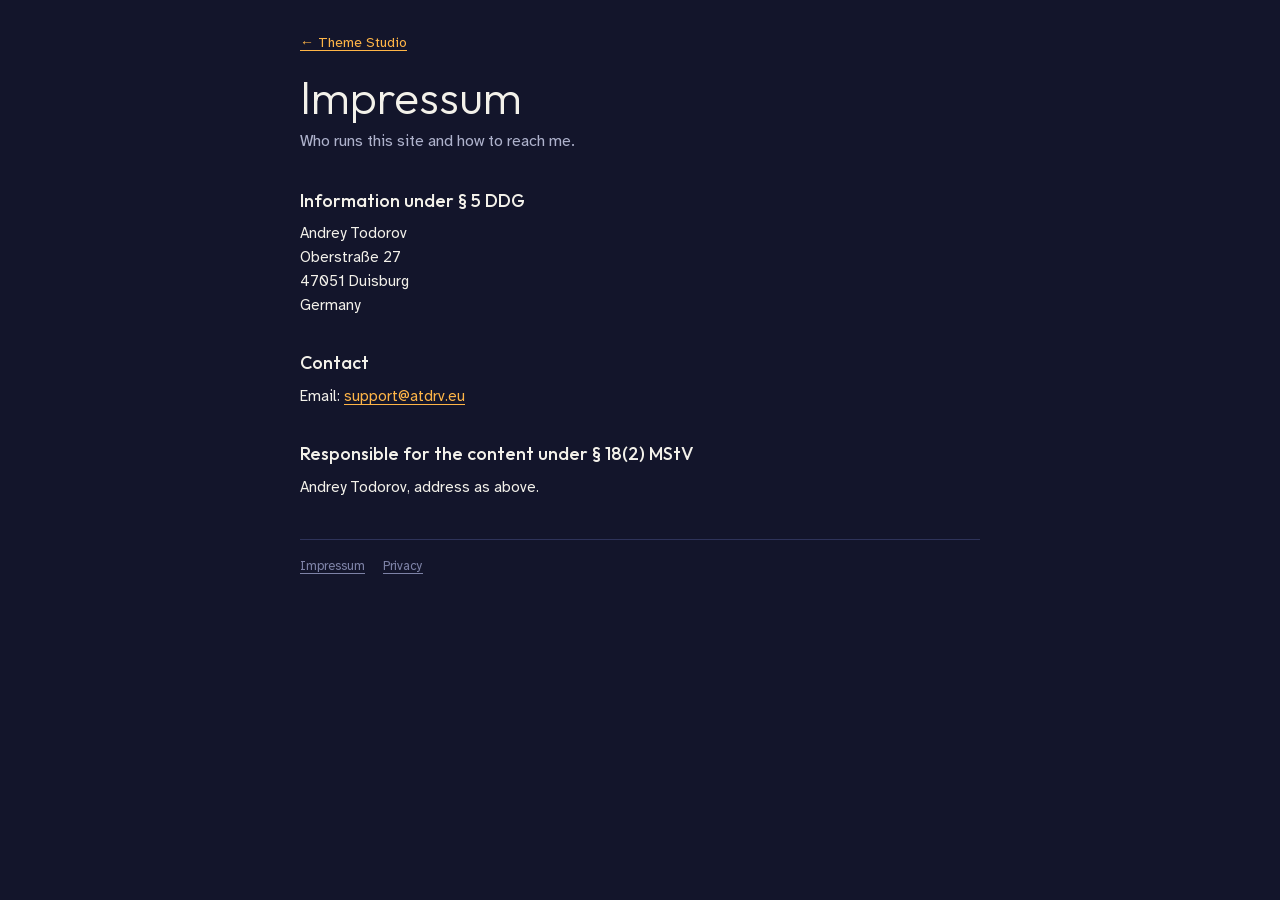
<file: impressum/index.html>
<!doctype html>
<html lang="en">
<head>
<meta charset="utf-8">
<meta name="viewport" content="width=device-width, initial-scale=1">
<title>Impressum – Theme Studio</title>
<meta name="description" content="Impressum (legal notice) of Theme Studio: who runs the site and how to get in touch.">
<link rel="canonical" href="https://tv.atdrv.eu/impressum/">
<meta name="theme-color" content="#13152b">
<link rel="icon" type="image/svg+xml" href="data:image/svg+xml,%3Csvg xmlns='http://www.w3.org/2000/svg' viewBox='0 0 32 32'%3E%3Crect x='2' y='5' width='28' height='19' rx='3' fill='%2313152b' stroke='%23ffb547' stroke-width='2'/%3E%3Ccircle cx='25' cy='19.5' r='1.6' fill='%23ffb547'/%3E%3Cpath d='M11 28h10' stroke='%23ffb547' stroke-width='2' stroke-linecap='round'/%3E%3C/svg%3E">
<link rel="stylesheet" href="../fonts/fonts.css">
<style>
/* The studio's palette and fonts, for a page of plain text. */
:root { --night: #13152b; --edge: #2e335a; --ink: #f3f1ea; --soft: #aeb2cc; --faint: #7d82a6; --led: #ffb547; color-scheme: dark; }
* { box-sizing: border-box; }
html, body { background: var(--night); color: var(--ink); }
body { margin: 0; padding: 32px 16px 48px; font-family: "Atkinson Hyperlegible", "Verdana", sans-serif; font-size: 15px; line-height: 1.6; }
main { max-width: 68ch; margin: 0 auto; }
a { color: var(--led); text-underline-offset: 3px; }
:focus-visible { outline: 2px solid var(--led); outline-offset: 2px; }
.back { font-size: 14px; }
h1 { margin: 18px 0 6px; font-family: "Outfit", "Avenir Next", "Segoe UI", sans-serif; font-weight: 300; font-size: clamp(32px, 6vw, 46px); line-height: 1.1; }
h2 { margin: 32px 0 6px; font-family: "Outfit", "Avenir Next", "Segoe UI", sans-serif; font-weight: 500; font-size: 18px; }
p { margin: 0 0 12px; }
.lede { color: var(--soft); font-size: 16px; }
footer { display: flex; gap: 18px; margin-top: 40px; padding-top: 16px; border-top: 1px solid var(--edge); font-size: 13px; color: var(--faint); }
footer a { color: var(--faint); }
</style>
</head>
<body>
<main>
<p class="back"><a href="../">← Theme Studio</a></p>
<h1>Impressum</h1>
<p class="lede">Who runs this site and how to reach me.</p>

<h2>Information under § 5 DDG</h2>
<p>Andrey Todorov<br>Oberstraße 27<br>47051 Duisburg<br>Germany</p>

<h2>Contact</h2>
<p>Email: <a href="mailto:support@atdrv.eu">support@atdrv.eu</a></p>

<h2>Responsible for the content under § 18(2) MStV</h2>
<p>Andrey Todorov, address as above.</p>

<footer>
  <a href="../impressum/">Impressum</a>
  <a href="../privacy/">Privacy</a>
</footer>
</main>
</body>
</html>
</file>
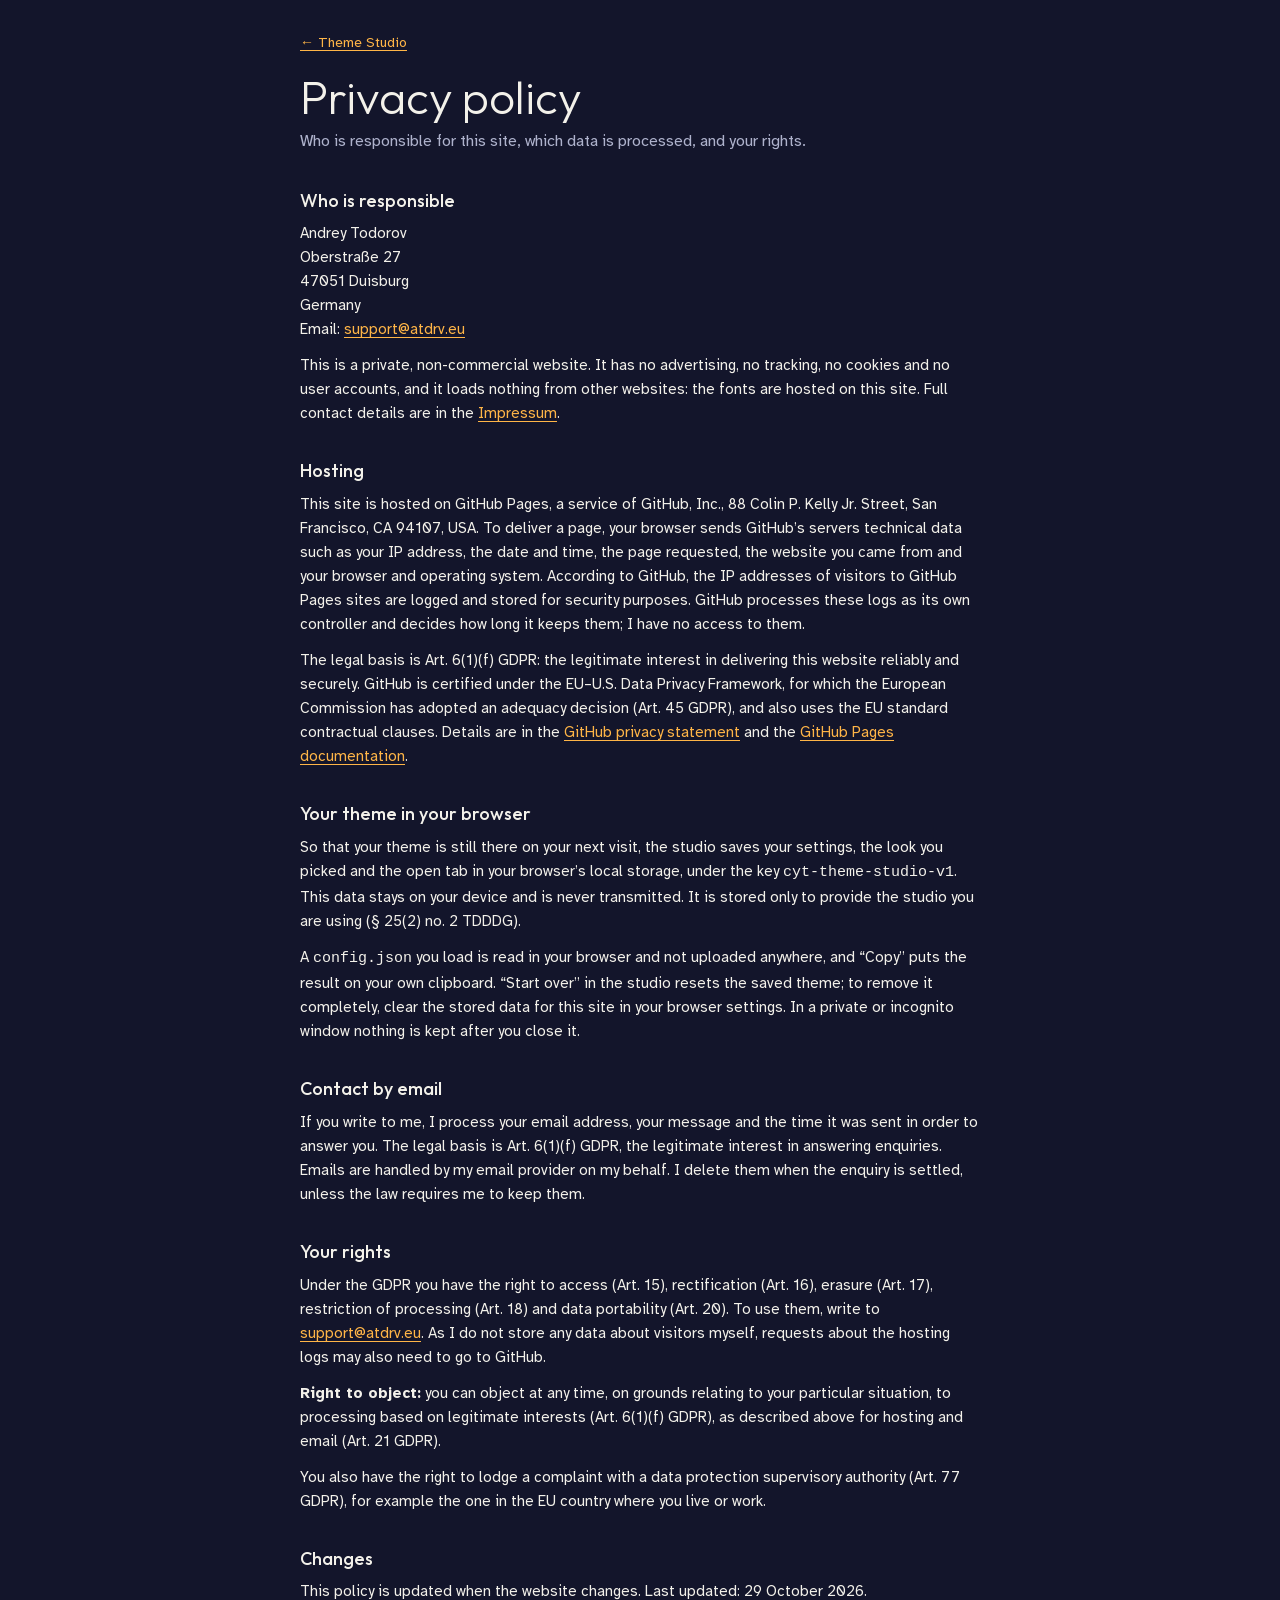
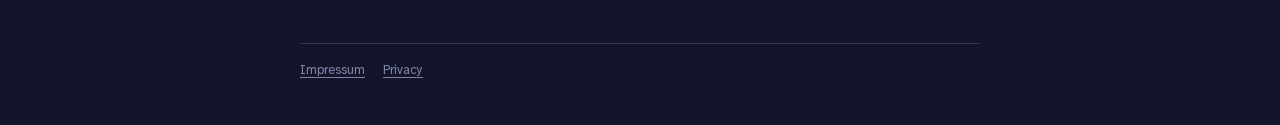
<file: privacy/index.html>
<!doctype html>
<html lang="en">
<head>
<meta charset="utf-8">
<meta name="viewport" content="width=device-width, initial-scale=1">
<title>Privacy policy – Theme Studio</title>
<meta name="description" content="Privacy policy of Theme Studio: no cookies, no tracking, your theme stays in your browser.">
<link rel="canonical" href="https://tv.atdrv.eu/privacy/">
<meta name="theme-color" content="#13152b">
<link rel="icon" type="image/svg+xml" href="data:image/svg+xml,%3Csvg xmlns='http://www.w3.org/2000/svg' viewBox='0 0 32 32'%3E%3Crect x='2' y='5' width='28' height='19' rx='3' fill='%2313152b' stroke='%23ffb547' stroke-width='2'/%3E%3Ccircle cx='25' cy='19.5' r='1.6' fill='%23ffb547'/%3E%3Cpath d='M11 28h10' stroke='%23ffb547' stroke-width='2' stroke-linecap='round'/%3E%3C/svg%3E">
<link rel="stylesheet" href="../fonts/fonts.css">
<style>
/* The studio's palette and fonts, for a page of plain text. */
:root { --night: #13152b; --edge: #2e335a; --ink: #f3f1ea; --soft: #aeb2cc; --faint: #7d82a6; --led: #ffb547; color-scheme: dark; }
* { box-sizing: border-box; }
html, body { background: var(--night); color: var(--ink); }
body { margin: 0; padding: 32px 16px 48px; font-family: "Atkinson Hyperlegible", "Verdana", sans-serif; font-size: 15px; line-height: 1.6; }
main { max-width: 68ch; margin: 0 auto; }
a { color: var(--led); text-underline-offset: 3px; }
:focus-visible { outline: 2px solid var(--led); outline-offset: 2px; }
.back { font-size: 14px; }
h1 { margin: 18px 0 6px; font-family: "Outfit", "Avenir Next", "Segoe UI", sans-serif; font-weight: 300; font-size: clamp(32px, 6vw, 46px); line-height: 1.1; }
h2 { margin: 32px 0 6px; font-family: "Outfit", "Avenir Next", "Segoe UI", sans-serif; font-weight: 500; font-size: 18px; }
p { margin: 0 0 12px; }
.lede { color: var(--soft); font-size: 16px; }
footer { display: flex; gap: 18px; margin-top: 40px; padding-top: 16px; border-top: 1px solid var(--edge); font-size: 13px; color: var(--faint); }
footer a { color: var(--faint); }
</style>
</head>
<body>
<main>
<p class="back"><a href="../">← Theme Studio</a></p>
<h1>Privacy policy</h1>
<p class="lede">Who is responsible for this site, which data is processed, and your rights.</p>

<h2>Who is responsible</h2>
<p>Andrey Todorov<br>Oberstraße 27<br>47051 Duisburg<br>Germany<br>Email: <a href="mailto:support@atdrv.eu">support@atdrv.eu</a></p>
<p>This is a private, non-commercial website. It has no advertising, no tracking, no cookies and no user accounts, and it loads nothing from other websites: the fonts are hosted on this site. Full contact details are in the <a href="../impressum/">Impressum</a>.</p>

<h2>Hosting</h2>
<p>This site is hosted on GitHub Pages, a service of GitHub, Inc., 88 Colin P. Kelly Jr. Street, San Francisco, CA 94107, USA. To deliver a page, your browser sends GitHub’s servers technical data such as your IP address, the date and time, the page requested, the website you came from and your browser and operating system. According to GitHub, the IP addresses of visitors to GitHub Pages sites are logged and stored for security purposes. GitHub processes these logs as its own controller and decides how long it keeps them; I have no access to them.</p>
<p>The legal basis is Art. 6(1)(f) GDPR: the legitimate interest in delivering this website reliably and securely. GitHub is certified under the EU–U.S. Data Privacy Framework, for which the European Commission has adopted an adequacy decision (Art. 45 GDPR), and also uses the EU standard contractual clauses. Details are in the <a href="https://docs.github.com/en/site-policy/privacy-policies/github-general-privacy-statement">GitHub privacy statement</a> and the <a href="https://docs.github.com/en/pages/getting-started-with-github-pages/what-is-github-pages">GitHub Pages documentation</a>.</p>

<h2>Your theme in your browser</h2>
<p>So that your theme is still there on your next visit, the studio saves your settings, the look you picked and the open tab in your browser’s local storage, under the key <code>cyt-theme-studio-v1</code>. This data stays on your device and is never transmitted. It is stored only to provide the studio you are using (§ 25(2) no. 2 TDDDG).</p>
<p>A <code>config.json</code> you load is read in your browser and not uploaded anywhere, and “Copy” puts the result on your own clipboard. “Start over” in the studio resets the saved theme; to remove it completely, clear the stored data for this site in your browser settings. In a private or incognito window nothing is kept after you close it.</p>

<h2>Contact by email</h2>
<p>If you write to me, I process your email address, your message and the time it was sent in order to answer you. The legal basis is Art. 6(1)(f) GDPR, the legitimate interest in answering enquiries. Emails are handled by my email provider on my behalf. I delete them when the enquiry is settled, unless the law requires me to keep them.</p>

<h2>Your rights</h2>
<p>Under the GDPR you have the right to access (Art. 15), rectification (Art. 16), erasure (Art. 17), restriction of processing (Art. 18) and data portability (Art. 20). To use them, write to <a href="mailto:support@atdrv.eu">support@atdrv.eu</a>. As I do not store any data about visitors myself, requests about the hosting logs may also need to go to GitHub.</p>
<p><strong>Right to object:</strong> you can object at any time, on grounds relating to your particular situation, to processing based on legitimate interests (Art. 6(1)(f) GDPR), as described above for hosting and email (Art. 21 GDPR).</p>
<p>You also have the right to lodge a complaint with a data protection supervisory authority (Art. 77 GDPR), for example the one in the EU country where you live or work.</p>

<h2>Changes</h2>
<p>This policy is updated when the website changes. Last updated: <time datetime="2026-10-29">29 October 2026</time>.</p>

<footer>
  <a href="../impressum/">Impressum</a>
  <a href="../privacy/">Privacy</a>
</footer>
</main>
</body>
</html>
</file>
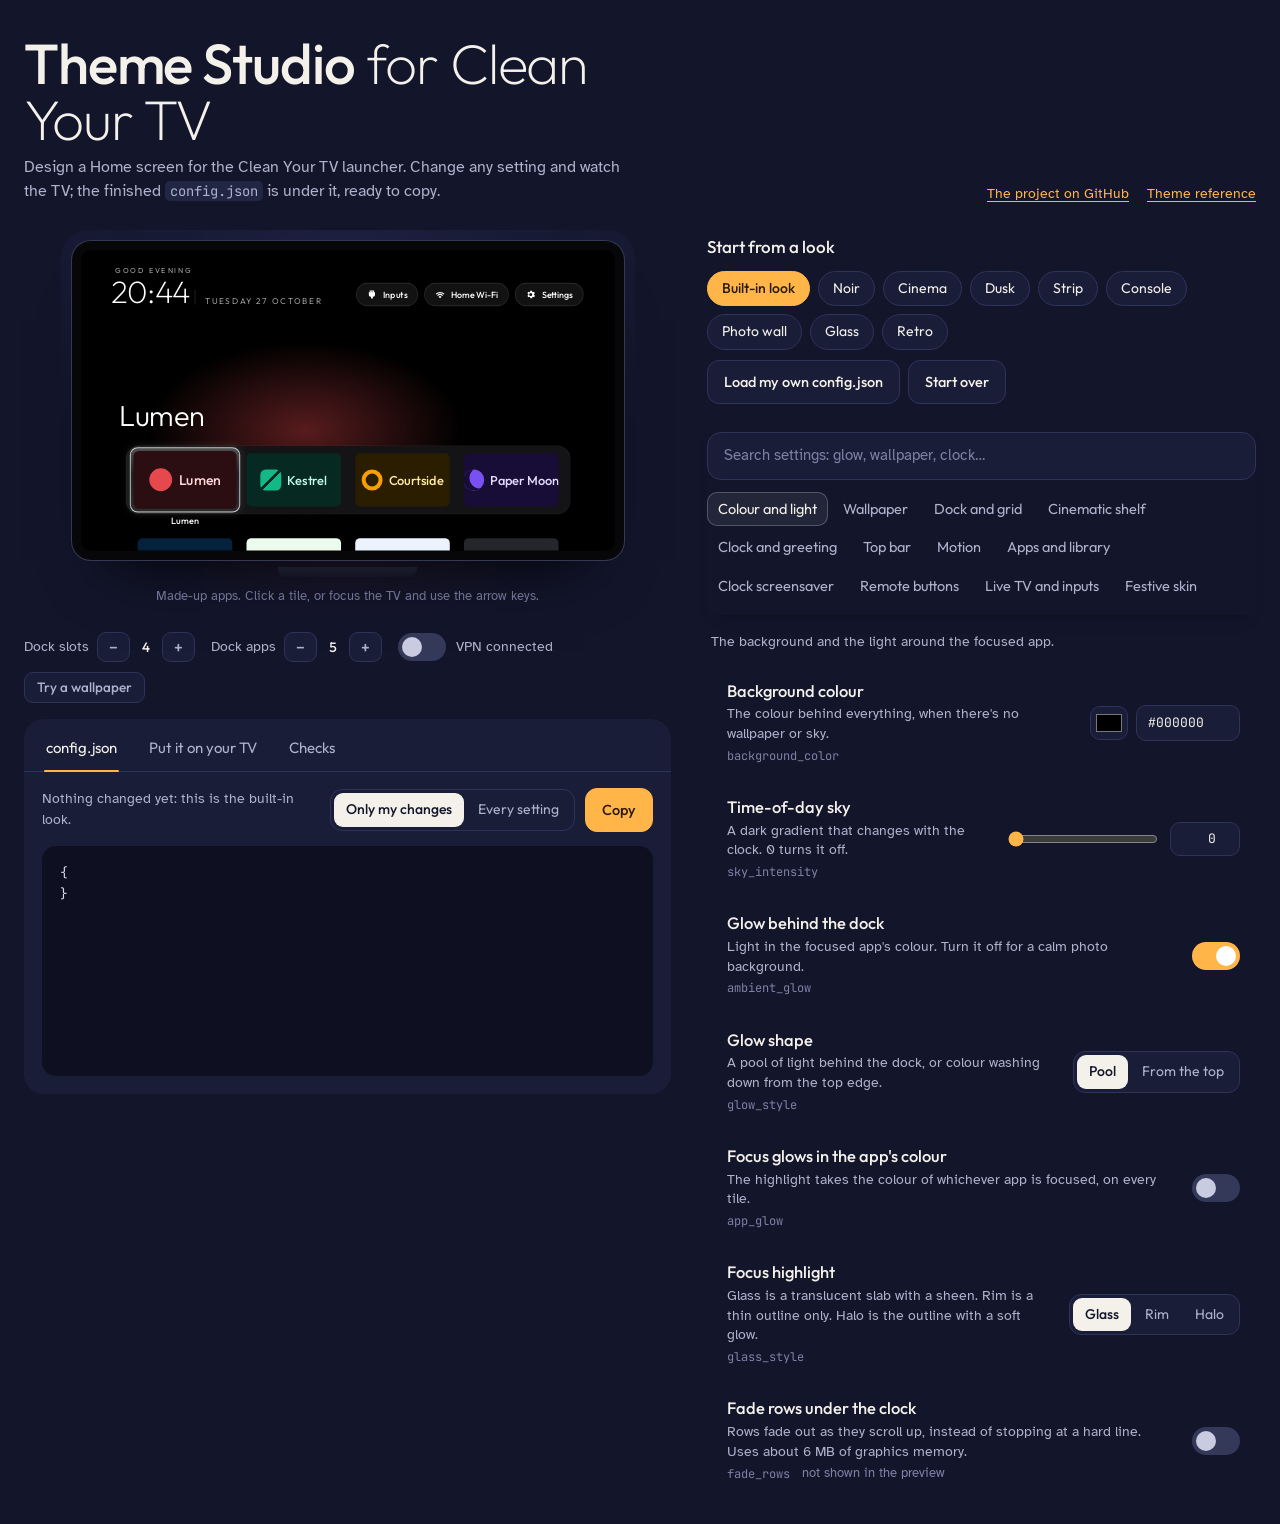
<file: theme-studio.html>
<!doctype html>
<html lang="en">
<head>
<meta charset="utf-8">
<meta name="viewport" content="width=device-width, initial-scale=1, viewport-fit=cover">
<title>Clean Your TV Theme Studio</title>
<meta name="claude:viewport-fit-sides" content="cover">
<link rel="preconnect" href="https://fonts.googleapis.com">
<link rel="preconnect" href="https://fonts.gstatic.com" crossorigin>
<link rel="stylesheet" href="https://fonts.googleapis.com/css2?family=Outfit:wght@200;300;400;500;600&family=Atkinson+Hyperlegible:wght@400;700&family=JetBrains+Mono:wght@400;500&display=swap">
<style>
/*
  Layout: a living room after dark. Left, the TV on its wall (sticky), lit from behind in the focused app's colour;
  right, the settings list, styled like a TV menu. Below, the finished config.json and the three steps to use it.
  One dark look on purpose: it is a TV at night.
*/
:root {
  --night: #13152b;      /* the wall */
  --wall: #1a1d38;       /* raised surfaces */
  --wall-2: #222645;     /* inputs, hover */
  --edge: #2e335a;       /* hairlines */
  --ink: #f3f1ea;        /* warm white text */
  --soft: #aeb2cc;       /* secondary text */
  --faint: #7d82a6;      /* tertiary */
  --led: #ffb547;        /* standby-LED amber: the accent */
  --led-ink: #2b1a00;
  --ok: #6ee7a8;
  --warn: #ff9a62;
  --bad: #ff5c7a;
  --glass: rgba(255, 255, 255, .07);
  --glass-rim: rgba(255, 255, 255, .22);
  --font-display: "Outfit", "Avenir Next", "Segoe UI", sans-serif;
  --font-body: "Atkinson Hyperlegible", "Verdana", sans-serif;
  --font-code: "JetBrains Mono", ui-monospace, Menlo, Consolas, monospace;
  color-scheme: dark;
}
* { box-sizing: border-box; }
[hidden] { display: none !important; }
html, body { background: var(--night); color: var(--ink); }
body {
  font-family: var(--font-body); font-size: 15px; line-height: 1.55;
  padding-block: 28px 80px;
  padding-left: max(16px, env(safe-area-inset-left, 0px));
  padding-right: max(16px, env(safe-area-inset-right, 0px));
}
button, input, select, textarea { font: inherit; color: inherit; }
a { color: var(--led); text-underline-offset: 3px; }
code { font-family: var(--font-code); font-size: .86em; background: var(--wall-2); border-radius: 5px; padding: 1px 5px; overflow-wrap: anywhere; }
:focus-visible { outline: 2px solid var(--led); outline-offset: 2px; }
.wrap { max-width: 1500px; margin: 0 auto; }

/* Header */
.masthead { display: flex; flex-wrap: wrap; gap: 12px 32px; align-items: end; justify-content: space-between; margin-bottom: 26px; }
.brand { display: flex; flex-direction: column; gap: 6px; max-width: 62ch; }
.brand h1 { margin: 0; font-family: var(--font-display); font-weight: 200; font-size: clamp(34px, 4.4vw, 58px); line-height: 1; letter-spacing: -.02em; }
.brand h1 b { font-weight: 500; }
.brand p { margin: 0; color: var(--soft); font-size: 16px; }
.links { display: flex; gap: 18px; flex-wrap: wrap; font-size: 14px; }

/* Main grid */
.studio { display: grid; grid-template-columns: minmax(0, 1.18fr) minmax(0, 1fr); gap: 36px; align-items: start; }
.stage { display: flex; flex-direction: column; gap: 16px; min-width: 0; }
.tvblock { display: flex; flex-direction: column; gap: 12px; width: 100%; margin: 0 auto; }
.hint { color: var(--faint); }
/* The result card: three tabs, so the file, the steps and the checks are always one click away. */
.card { background: var(--wall); border-radius: 20px; display: flex; flex-direction: column; min-width: 0; overflow: hidden; }
.card-tabs { display: flex; gap: 4px; padding: 8px 8px 0; border-bottom: 1px solid var(--edge); flex-wrap: wrap; }
.card-tabs button { border: 0; background: none; color: var(--soft); font-family: var(--font-display); font-size: 15px; padding: 9px 14px 11px; border-radius: 10px 10px 0 0; cursor: pointer; display: inline-flex; gap: 8px; align-items: center; position: relative; }
.card-tabs button:hover { color: var(--ink); }
.card-tabs button.on { color: var(--ink); }
.card-tabs button.on::after { content: ""; position: absolute; left: 12px; right: 12px; bottom: -1px; height: 2px; border-radius: 2px; background: var(--led); }
.card-tabs .n { min-width: 18px; height: 18px; border-radius: 9px; background: var(--warn); color: #2b1300; font-size: 11.5px; font-weight: 600; display: inline-flex; align-items: center; justify-content: center; padding: 0 5px; }
.pane { padding: 16px 18px 18px; display: flex; flex-direction: column; gap: 14px; min-width: 0; }
.pane-head { display: flex; flex-wrap: wrap; gap: 10px 16px; align-items: center; justify-content: space-between; }
.pane-head p { margin: 0; color: var(--soft); font-size: 13.5px; flex: 1 1 220px; min-width: 0; }
.presets { padding-top: 4px; display: flex; flex-direction: column; gap: 10px; }
.ownrow { display: flex; flex-wrap: wrap; gap: 8px; align-items: center; }
.loadbox { background: var(--wall); border-radius: 16px; padding: 14px 16px; display: flex; flex-direction: column; gap: 10px; }
.loadbox p { margin: 0; color: var(--soft); font-size: 13.5px; }
.loadbox textarea { width: 100%; min-height: 140px; background: #0e1022; border: 1px solid var(--edge); border-radius: 12px; padding: 10px 12px; font-family: var(--font-code); font-size: 12.5px; line-height: 1.6; resize: vertical; }
.msg:empty { display: none; }

/* The TV on the wall, with bias lighting */
.room { position: relative; padding: 34px 26px 30px; border-radius: 28px; background: radial-gradient(120% 90% at 50% 0%, #1b1f3e 0%, var(--night) 70%); isolation: isolate; }
.bias { position: absolute; inset: 6% 8% 14%; border-radius: 40px; filter: blur(46px); opacity: .55; z-index: -1; transition: background .5s ease; }
.tv { position: relative; width: 100%; max-width: 100%; aspect-ratio: 16 / 9; border-radius: 10px; background: #000; box-shadow: 0 0 0 9px #07070a, 0 0 0 10px #343850, 0 40px 60px -30px rgba(0,0,0,.9); overflow: hidden; }
.tv:focus-visible { outline: none; box-shadow: 0 0 0 9px #07070a, 0 0 0 12px var(--led), 0 40px 60px -30px rgba(0,0,0,.9); }
.stand { width: 26%; height: 10px; margin: 16px auto 0; border-radius: 0 0 8px 8px; background: linear-gradient(180deg, #2a2e48, #191b2f); }
.screen { position: absolute; left: 0; top: 0; width: 1920px; height: 1080px; transform-origin: 0 0; font-family: var(--font-display); color: #fff; overflow: hidden; }
.stage-bar { display: flex; flex-wrap: wrap; gap: 10px 18px; align-items: center; justify-content: center; color: var(--soft); font-size: 13.5px; }
.roomhint { margin: 10px 0 0; text-align: center; font-size: 12.5px; }
.btn.sm.wp { font-size: 13.5px; padding: 5px 12px; }
.toggle-line { display: inline-flex; gap: 10px; align-items: center; cursor: pointer; }
.stepper { display: inline-flex; gap: 8px; align-items: center; }
.stepper b { min-width: 16px; text-align: center; color: var(--ink); font-family: var(--font-display); font-weight: 500; font-variant-numeric: tabular-nums; }
.btn.sm { padding: 3px 11px; border-radius: 9px; font-size: 16px; line-height: 1.4; }
.btn:disabled { opacity: .4; cursor: default; }

.presets { display: flex; flex-direction: column; gap: 10px; }
.presets h2, .panel h2 { margin: 0; font-family: var(--font-display); font-weight: 500; font-size: 17px; }
.chips { display: flex; flex-wrap: wrap; gap: 8px; }
.chip { border: 1px solid var(--edge); background: var(--wall); border-radius: 999px; padding: 6px 14px; font-family: var(--font-display); font-size: 14px; cursor: pointer; transition: background .15s, border-color .15s; }
.chip:hover { background: var(--wall-2); }
.chip.on { background: var(--led); border-color: var(--led); color: var(--led-ink); font-weight: 500; }

.checks { display: flex; flex-direction: column; gap: 6px; }
.check { display: grid; grid-template-columns: 9px minmax(0, 1fr); gap: 10px; align-items: baseline; font-size: 13.5px; padding: 9px 12px; border-radius: 10px; background: var(--wall); }
.check i { width: 8px; height: 8px; border-radius: 50%; transform: translateY(-1px); }
.check.warn i { background: var(--warn); } .check.bad i { background: var(--bad); } .check.info i { background: #8fb4ff; } .check.ok i { background: var(--ok); }

/* The settings list */
.editor { display: flex; flex-direction: column; gap: 14px; min-width: 0; }
.editor-top { position: sticky; top: env(safe-area-inset-top, 0px); z-index: 5; display: flex; flex-direction: column; gap: 12px; padding: 14px 0 12px; background: var(--night); box-shadow: 0 10px 14px -12px rgba(0,0,0,.6); }
.searchrow { display: flex; gap: 10px; align-items: center; }
.search { flex: 1; min-width: 0; background: var(--wall); border: 1px solid var(--edge); border-radius: 14px; padding: 11px 16px; font-size: 15px; }
.search::placeholder { color: var(--faint); }
.btn { border: 1px solid var(--edge); background: var(--wall); border-radius: 12px; padding: 10px 16px; font-family: var(--font-display); font-weight: 500; font-size: 14.5px; cursor: pointer; white-space: nowrap; transition: background .15s; }
.btn:hover { background: var(--wall-2); }
.btn.primary { background: var(--led); border-color: var(--led); color: var(--led-ink); }
.btn.primary:hover { background: #ffc46e; }
.tabs { display: flex; flex-wrap: wrap; gap: 4px 4px; }
.tab { flex: none; border: 0; background: transparent; color: var(--soft); border-radius: 10px; padding: 6px 11px; font-family: var(--font-display); font-size: 14.5px; cursor: pointer; display: inline-flex; gap: 7px; align-items: center; }
.tab:hover { background: var(--glass); color: var(--ink); }
.tab.on { background: var(--glass); color: var(--ink); box-shadow: inset 0 0 0 1px var(--glass-rim); }
.tab .n { min-width: 18px; height: 18px; border-radius: 9px; background: var(--led); color: var(--led-ink); font-size: 11.5px; font-weight: 600; display: inline-flex; align-items: center; justify-content: center; padding: 0 5px; }

.section-intro { color: var(--soft); font-size: 14px; margin: 2px 4px 0; max-width: 64ch; }
.list { display: flex; flex-direction: column; gap: 4px; }
.group-title { margin: 16px 4px 4px; font-family: var(--font-display); font-weight: 400; font-size: 20px; }
.row { position: relative; display: grid; grid-template-columns: minmax(0, 1fr) auto; gap: 4px 18px; padding: 14px 16px 14px 20px; border-radius: 16px; align-items: center; transition: background .15s, box-shadow .15s; }
.row:hover, .row:focus-within { background: var(--glass); box-shadow: inset 0 1px 0 rgba(255,255,255,.08), inset 0 0 0 1px rgba(255,255,255,.08); }
.row.changed::before { content: ""; position: absolute; left: 7px; top: 22px; width: 6px; height: 6px; border-radius: 50%; background: var(--led); }
.row .what { min-width: 0; display: flex; flex-direction: column; gap: 3px; }
.row .label { font-family: var(--font-display); font-size: 16.5px; font-weight: 500; line-height: 1.25; }
.row .help { color: var(--soft); font-size: 13.5px; line-height: 1.45; max-width: 60ch; }
.row .meta { display: flex; flex-wrap: wrap; gap: 6px 12px; align-items: center; font-size: 12.5px; color: var(--faint); }
.row .meta .key { font-family: var(--font-code); font-size: 12px; color: var(--faint); background: none; padding: 0; }
.row.changed .meta .key { color: var(--led); }
.row .meta .flag { color: var(--faint); }
.row .reset { border: 0; background: none; color: var(--soft); font-size: 12.5px; text-decoration: underline; text-underline-offset: 3px; cursor: pointer; padding: 0; }
.row .reset:hover { color: var(--ink); }
.row .ctl { display: flex; gap: 8px; align-items: center; justify-content: flex-end; flex-wrap: wrap; }
.row .ctl.wide { grid-column: 1 / -1; justify-content: stretch; }
.row .err { grid-column: 1 / -1; color: var(--bad); font-size: 13px; }

.switch { position: relative; width: 48px; height: 28px; flex: none; }
.switch input { position: absolute; inset: 0; opacity: 0; margin: 0; cursor: pointer; }
.switch span { position: absolute; inset: 0; border-radius: 14px; background: #343859; transition: background .15s; pointer-events: none; }
.switch span::after { content: ""; position: absolute; left: 4px; top: 4px; width: 20px; height: 20px; border-radius: 50%; background: #c9cce0; transition: transform .18s cubic-bezier(.3,1.4,.5,1); }
.switch input:checked + span { background: var(--led); }
.switch input:checked + span::after { transform: translateX(20px); background: #fff; }
.switch input:focus-visible + span { outline: 2px solid var(--led); outline-offset: 2px; }
.seg { display: inline-flex; background: var(--wall); border: 1px solid var(--edge); border-radius: 12px; padding: 3px; gap: 2px; }
.seg button { border: 0; background: none; border-radius: 9px; padding: 6px 12px; font-family: var(--font-display); font-size: 14px; color: var(--soft); cursor: pointer; }
.seg button.on { background: var(--ink); color: var(--night); font-weight: 500; }
.range { display: flex; align-items: center; gap: 10px; }
input[type="range"] { width: 150px; accent-color: var(--led); }
.num { width: 70px; background: var(--wall); border: 1px solid var(--edge); border-radius: 10px; padding: 6px 8px; font-family: var(--font-code); font-size: 13px; text-align: right; font-variant-numeric: tabular-nums; }
.txt { width: 240px; max-width: 100%; background: var(--wall); border: 1px solid var(--edge); border-radius: 10px; padding: 7px 11px; font-size: 14px; }
.colour { display: flex; gap: 8px; align-items: center; }
input[type="color"] { width: 38px; height: 34px; border: 1px solid var(--edge); border-radius: 10px; background: var(--wall); padding: 3px; cursor: pointer; }
textarea.list-in { width: 100%; min-height: 78px; background: var(--wall); border: 1px solid var(--edge); border-radius: 12px; padding: 9px 12px; font-family: var(--font-code); font-size: 12.5px; line-height: 1.6; resize: vertical; }
.empty { padding: 26px 18px; color: var(--soft); text-align: left; }

/* config.json and the steps */
.panel { background: var(--wall); border-radius: 20px; padding: 20px; display: flex; flex-direction: column; gap: 14px; min-width: 0; }
.panel-head { display: flex; flex-wrap: wrap; gap: 10px 16px; align-items: center; justify-content: space-between; }
.panel-head p { margin: 2px 0 0; color: var(--soft); font-size: 13.5px; }
.json { margin: 0; background: #0e1022; border-radius: 14px; padding: 16px 18px; font-family: var(--font-code); font-size: 13px; line-height: 1.65; color: #d8dbec; overflow: auto; max-height: 420px; }
.json .k { color: #9fb8ff; } .json .s { color: #b5e8c4; } .json .v { color: #ffcf8a; } .json .c { color: var(--led); }
.json .ch { background: rgba(255,181,71,.12); border-radius: 4px; }
.steps { margin: 0; padding: 0; list-style: none; display: flex; flex-direction: column; gap: 14px; counter-reset: s; }
.steps li { counter-increment: s; display: grid; grid-template-columns: 34px minmax(0, 1fr); gap: 12px; }
.steps li::before { content: counter(s); width: 30px; height: 30px; border-radius: 50%; background: var(--wall-2); color: var(--led); display: flex; align-items: center; justify-content: center; font-family: var(--font-display); font-weight: 500; }
.steps li div { min-width: 0; display: flex; flex-direction: column; gap: 6px; }
.steps b { font-family: var(--font-display); font-weight: 500; font-size: 16px; }
.steps p { margin: 0; color: var(--soft); font-size: 14px; }
.cmd { margin: 0; background: #0e1022; border-radius: 10px; padding: 10px 12px; font-family: var(--font-code); font-size: 12.5px; color: #d8dbec; overflow-x: auto; white-space: pre; }
.import textarea { width: 100%; min-height: 100px; background: #0e1022; border: 1px solid var(--edge); border-radius: 12px; padding: 10px 12px; font-family: var(--font-code); font-size: 12.5px; resize: vertical; }
.msg { font-size: 13.5px; color: var(--soft); }
.msg.err { color: var(--bad); }
.foot { margin: 4px 0 0; color: var(--faint); font-size: 13px; }

/* Wide and tall enough: the left side is pinned and sized to the window, and never scrolls as a whole.
   The TV shrinks so the card keeps about 300px; only the code box and the steps scroll inside the card. */
@media (min-width: 1101px) and (min-height: 700px) {
  body { padding-bottom: 18px; }
  #copyTop { display: none; }
  .stage { position: sticky; top: calc(env(safe-area-inset-top, 0px) + 18px); height: calc(100vh - 36px); }
  .tvblock { flex: none; }
  .room { width: min(100%, calc((100vh - 600px) * 1.78 + 40px)); min-width: 360px; margin: 0 auto; padding: 20px 20px 14px; }
  .card { flex: 1; min-height: 0; }
  .pane { flex: 1; min-height: 0; overflow-y: auto; }
  .pane[data-p="json"] { overflow: hidden; }
  .pane[data-p="json"] .json { flex: 1; min-height: 0; max-height: none; }
}
/* Narrow: one column in working order: the TV, the settings, then the result. */
@media (max-width: 1100px) {
  .studio { grid-template-columns: minmax(0, 1fr); }
  .stage { display: contents; }
  .tvblock { order: 1; }
  .editor { order: 2; }
  .card { order: 3; }
  .editor-top { position: static; box-shadow: none; }
}
@media (max-width: 560px) {
  .row { grid-template-columns: minmax(0, 1fr); padding-left: 18px; }
  .row .ctl { justify-content: flex-start; }
  .room { padding: 20px 12px 18px; border-radius: 20px; }
  input[type="range"] { width: 120px; }
}
@media (prefers-reduced-motion: reduce) {
  *, *::before, *::after { transition: none !important; }
}

/* ---------- The TV drawing (1920×1080 canvas) ---------- */
.L { position: absolute; inset: 0; pointer-events: none; }
.greet { position: absolute; left: 123px; top: 52px; font-size: 26px; letter-spacing: .26em; color: rgba(255,255,255,.66); text-transform: uppercase; white-space: nowrap; }
.clock { position: absolute; left: 108px; top: 92px; font-size: 112px; font-weight: 200; letter-spacing: -.02em; line-height: 1; }
.dates { position: absolute; display: flex; flex-direction: column; gap: 10px; font-size: 30px; letter-spacing: .2em; color: rgba(255,255,255,.62); text-transform: uppercase; white-space: nowrap; }
.dates .sub { font-size: 23px; letter-spacing: .16em; color: rgba(255,255,255,.5); }
.dates.white, .dates.white .sub { color: #fff; }
.vline { position: absolute; width: 2px; height: 54px; background: rgba(255,255,255,.22); }
.vline.white { background: #fff; }
.stats { position: absolute; left: 123px; font: 400 25px/1 "JetBrains Mono", monospace; color: rgba(255,255,255,.55); display: flex; gap: 34px; white-space: nowrap; }
.stats b { color: #fff; font-weight: 500; }
.pills { position: absolute; right: 113px; top: 118px; display: flex; gap: 22px; align-items: center; }
.pill { height: 84px; border-radius: 42px; padding: 0 36px; display: flex; align-items: center; gap: 20px; font-size: 32px; font-weight: 500; color: #fff; background: rgba(255,255,255,.07); border: 2px solid rgba(255,255,255,.14); white-space: nowrap; }
.pill svg { width: 38px; height: 38px; flex: none; }
.pill.round { width: 84px; padding: 0; justify-content: center; }
.pill .lbl { overflow: hidden; text-overflow: ellipsis; }
.pill .badge { font-size: 24px; background: #22c55e; color: #052e16; border-radius: 20px; padding: 3px 14px; display: flex; gap: 6px; align-items: center; }
.pill.vpn { background: #16a34a; border-color: #22c55e; }
.pill.logo { width: 84px; padding: 0; justify-content: center; font-size: 34px; font-weight: 600; background: #2a2f3a; }
.gearc { position: absolute; left: 918px; top: 92px; width: 84px; height: 84px; border-radius: 50%; background: rgba(255,255,255,.07); border: 2px solid rgba(255,255,255,.16); display: flex; align-items: center; justify-content: center; }
.gearc svg { width: 40px; height: 40px; }
.hero { position: absolute; left: 136px; font-weight: 300; letter-spacing: -.01em; line-height: 1.1; white-space: nowrap; }
.band { position: absolute; border-radius: 50px; border: 2px solid rgba(255,255,255,.07); }
.tile { position: absolute; border-radius: 18px; cursor: pointer; }
.tile .art { position: absolute; inset: 0; border-radius: 18px; overflow: hidden; display: flex; align-items: center; justify-content: center; }
.tile .nm { position: absolute; left: -30px; right: -30px; text-align: center; font-weight: 500; white-space: nowrap; opacity: 0; }
.tile.focus .nm { opacity: 1; }
.tile.dimname .nm { opacity: .5; }
.tile.focus.dimname .nm { opacity: 1; }
.ring { position: absolute; inset: -12px; border-radius: 26px; opacity: 0; pointer-events: none; }
.tile.focus .ring { opacity: 1; }
.ucard { position: absolute; inset: 0; display: flex; align-items: center; justify-content: center; }
.ucard i { width: 33%; aspect-ratio: 1; border-radius: 24%; display: block; box-shadow: 0 10px 24px rgba(0,0,0,.35); }
.lastop { position: absolute; left: 140px; font-size: 26px; letter-spacing: .2em; text-transform: uppercase; color: rgba(255,255,255,.6); }
.dots { position: absolute; left: 142px; display: flex; gap: 14px; }
.dots b { width: 14px; height: 14px; border-radius: 50%; background: rgba(255,255,255,.3); }
.dots b.on { width: 42px; border-radius: 7px; background: #fff; }
.wpimg { position: absolute; inset: 0; background-size: cover; background-position: center; }
.wpnote { position: absolute; right: 60px; bottom: 40px; font: 400 24px/1.35 "Atkinson Hyperlegible", sans-serif; color: rgba(255,255,255,.4); text-align: right; }
.petal { position: absolute; width: 22px; height: 14px; border-radius: 50% 50% 50% 0; background: #f59e0b; opacity: .7; }
.banner { display: flex; align-items: center; gap: 18px; width: 280px; justify-content: center; flex: none; }
.banner .mark { width: 62px; height: 62px; border-radius: 16px; flex: none; }
.banner .word { font-size: 38px; font-weight: 500; line-height: 1; white-space: nowrap; }
</style>
</head>
<body>

<div class="wrap">
  <header class="masthead">
    <div class="brand">
      <h1><b>Theme Studio</b> for Clean Your TV</h1>
      <p>Design a Home screen for the Clean Your TV launcher. Change any setting and watch the TV; the finished <code>config.json</code> is under it, ready to copy.</p>
    </div>
    <nav class="links" aria-label="Project links">
      <a href="https://github.com/Gathin23/cleanyourtv" target="_blank" rel="noopener">The project on GitHub</a>
      <a href="https://github.com/Gathin23/cleanyourtv/blob/main/themes/README.md" target="_blank" rel="noopener">Theme reference</a>
    </nav>
  </header>

  <div class="studio">
    <section class="stage" aria-label="Preview and result">
      <div class="tvblock">
        <div class="room">
          <div class="bias" id="bias"></div>
          <div class="tv" id="tv" tabindex="0" aria-label="Home screen preview. Use the left and right arrow keys to move along the dock."><div class="screen" id="screen"></div></div>
          <div class="stand"></div>
          <p class="hint roomhint">Made-up apps. Click a tile, or focus the TV and use the arrow keys.</p>
        </div>
        <div class="stage-bar">
          <span style="display:flex;gap:10px 16px;flex-wrap:wrap;align-items:center">
            <span class="stepper" role="group" aria-label="Dock slots" title="How many slots the dock has. This is Apps per row (columns), so the grid changes width too. Written to config.json."><span>Dock slots</span><button type="button" class="btn sm" id="colMinus" aria-label="One fewer dock slot">&minus;</button><b id="colN">4</b><button type="button" class="btn sm" id="colPlus" aria-label="One more dock slot">+</button></span>
            <span class="stepper" role="group" aria-label="Dock apps in the preview" id="dockStep"><span>Dock apps</span><button type="button" class="btn sm" id="dockMinus" aria-label="One fewer dock app">&minus;</button><b id="dockN">5</b><button type="button" class="btn sm" id="dockPlus" aria-label="One more dock app">+</button></span>
            <label class="toggle-line"><span class="switch"><input type="checkbox" id="vpnUp"><span></span></span>VPN connected</label>
            <label class="btn sm wp" for="wpFile">Try a wallpaper</label>
            <input type="file" id="wpFile" accept="image/*" hidden>
          </span>
        </div>
      </div>

      <section class="card" aria-label="Result">
        <div class="card-tabs" role="tablist" aria-label="Result">
          <button type="button" role="tab" data-p="json" class="on" aria-selected="true">config.json</button>
          <button type="button" role="tab" data-p="use" aria-selected="false">Put it on your TV</button>
          <button type="button" role="tab" data-p="checks" aria-selected="false">Checks <span class="n" id="checksN" hidden></span></button>
        </div>

        <div class="pane" data-p="json" role="tabpanel">
          <div class="pane-head">
            <p id="outNote"></p>
            <div style="display:flex;gap:10px;flex-wrap:wrap;align-items:center">
              <div class="seg" role="group" aria-label="What to include">
                <button type="button" data-mode="changes" class="on">Only my changes</button>
                <button type="button" data-mode="full">Every setting</button>
              </div>
              <button class="btn primary" type="button" id="copyBtn">Copy</button>
            </div>
          </div>
          <pre class="json" id="out"></pre>
        </div>

        <div class="pane" data-p="use" role="tabpanel" hidden>
          <ol class="steps">
            <li><div><b>Save the file</b><p>Make a folder for your theme, for example <code>my-theme</code>, and save the config.json text in it as <code>config.json</code>. A background picture goes beside it as <code>wallpaper.jpg</code>: 1920&times;1080, dark, under about 300 KB.</p></div></li>
            <li><div><b>Send it to the TV</b><p>With ADB on and the cleanyourtv repo on your computer, run this from the repo folder. Home restarts with the theme.</p>
              <pre class="cmd">TV_HOST=&lt;tv ip&gt; tools/theme.sh path/to/my-theme</pre>
              <p>On Windows:</p>
              <pre class="cmd">powershell -ExecutionPolicy Bypass -File tools\theme.ps1 -TvHost &lt;tv ip&gt; path\to\my-theme</pre></div></li>
            <li><div><b>Go back any time</b><p>This returns the launcher to its built-in look.</p><pre class="cmd">TV_HOST=&lt;tv ip&gt; tools/theme.sh --reset</pre></div></li>
          </ol>
          <p class="foot">Not in the studio, because a theme can't set them: <code>icon_tiles</code>, <code>settings_fallback_components</code>, <code>settings_key_scancodes</code>, <code>latitude</code> and <code>longitude</code> live in the launcher's <code>config.xml</code> and need a rebuild. <code>race_calendar</code> is written by <code>tools/race_calendar.py</code>. Want your theme in the project? Read <a href="https://github.com/Gathin23/cleanyourtv/blob/main/themes/CREATE_A_THEME.md" target="_blank" rel="noopener">Create a theme</a>: it needs a screenshot from a real TV.</p>
        </div>

        <div class="pane" data-p="checks" role="tabpanel" hidden>
          <div class="checks" id="checks" aria-live="polite"></div>
        </div>
      </section>
    </section>

    <section class="editor" aria-label="Settings">
      <div class="presets">
        <h2>Start from a look</h2>
        <div class="chips" id="presets"></div>
        <div class="ownrow">
          <button class="btn" type="button" id="loadOpen" aria-expanded="false" aria-controls="loadBox">Load my own config.json</button>
          <button class="btn startover" type="button">Start over</button>
        </div>
        <div class="loadbox" id="loadBox" hidden>
          <p>Paste your theme's config.json, or choose the file. Its settings appear below, ready to edit; anything it leaves out stays at the built-in value.</p>
          <textarea id="importText" spellcheck="false" aria-label="Paste a config.json" placeholder='{ "glass_style": "rim", "dock_band": false }'></textarea>
          <div class="ownrow">
            <button class="btn primary" type="button" id="importBtn">Load it</button>
            <label class="btn" for="importFile">Choose a file</label>
            <input type="file" id="importFile" accept=".json,application/json,text/plain" hidden>
          </div>
          <p class="msg" id="importMsg" aria-live="polite"></p>
        </div>
      </div>
      <div class="editor-top">
        <div class="searchrow">
          <input class="search" id="search" type="search" placeholder="Search settings: glow, wallpaper, clock&hellip;" autocomplete="off" aria-label="Search settings">
          <button class="btn primary" type="button" id="copyTop">Copy config.json</button>
        </div>
        <div class="tabs" id="tabs" role="tablist" aria-label="Setting groups"></div>
      </div>
      <p class="section-intro" id="sectionIntro"></p>
      <div class="list" id="list"></div>
    </section>
  </div>
</div>

<script>
(function () {
  "use strict";
  // The launcher's built-in values: launcher/app/src/main/res/values/config.xml and the theme reader in Config.java.
  var DEF = {
    background_color: "#000000", sky_intensity: 0, ambient_glow: true, glow_style: "radial", app_glow: false, glass_style: "glass", fade_rows: false,
    wallpaper: true, wallpaper_dim: 0, wallpaper_true_color: false, wallpaper_rotation_minutes: 0, wallpaper_order: "shuffle", wallpaper_captions: false, wallpaper_moods: null,
    columns: 4, rows_below_dock: 0, dock_title: true, dock_row: true, dock_band: true, dock_glass: false, dock_opacity: 100, dock_even_padding: false,
    fill_dock: true, single_row: false, dock_band_all: false, always_show_names: false, uniform_tiles: false,
    cinematic_home: false, cinematic_dots: true, cinematic_white_focus: false, cinematic_scrim: 100, cinematic_art: 50,
    show_greeting: true, greeting_name: "", header_white: false, date_below_clock: false, show_stats: false, shamsi_date: false, lunar_date: false, lunar_utc_offset: null, locale: "",
    show_inputs_pill: true, icon_only_inputs: false, show_network_pill: true, icon_only_buttons: false, wifi_label_width: 0, wifi_status_color: false, wifi_status_warnings: false,
    vpn_app: "", vpn_pill: false, top_menu: false, launcher_settings_button: false, reorder_button: false, library_button: false, top_bar_apps: [],
    animations: true, focus_overshoot: true, advanced_effects: false, reduced_motion: false,
    dock_apps: [], hidden_apps: [], app_labels: [], app_banners: [], launch_actions: [], app_library: false, show_library_pill: true, app_library_selection: false,
    library_ok_opens: false, library_apps: [], tile_menu: false, show_home_settings_shortcut: false, module_cards: true,
    home_idle_clock_minutes: 0, clock_wallpaper: false, clock_wallpaper_dim: 50, clock_glow: true,
    app_keys: [], settings_key_keycodes: [], settings_key_panel: false, input_key_keycodes: [], key_filter: true, gamepad_passthrough: false, consume_volume_keys: false,
    restore_key_services: false, home_long_press_home: false, stock_home_redirect: "",
    live_tv_package: "", live_tv_action: "", live_tv_input_id: "", boot_to_live_tv: false, open_on_start_choice: false, power_on_home: false, power_on_home_always: false,
    inputs_connected_only: false, handle_view_inputs: false, input_action: "", input_uri_scheme: "", input_sources: [], source_panel_service: "", source_panel_action: "", source_panel_extra: "", coocaa_sources: false,
    festival: "", festival_until: "", greeting: "", accent_color: ""
  };

  // t: b on/off, i number, e choice, c colour, s text, d date, l list, n list of numbers, j JSON object.
  // draw: shown in the preview. own: belongs to one person's TV, so it goes into config.json only when set.
  var GROUPS = [
    { id: "look", title: "Colour and light", intro: "The background and the light around the focused app.", keys: [
      { k: "background_color", t: "c", draw: 1, l: "Background colour", h: "The colour behind everything, when there's no wallpaper or sky." },
      { k: "sky_intensity", t: "i", min: 0, max: 100, draw: 1, l: "Time-of-day sky", h: "A dark gradient that changes with the clock. 0 turns it off." },
      { k: "ambient_glow", t: "b", draw: 1, l: "Glow behind the dock", h: "Light in the focused app's colour. Turn it off for a calm photo background." },
      { k: "glow_style", t: "e", o: [["radial", "Pool"], ["horizon", "From the top"]], draw: 1, l: "Glow shape", h: "A pool of light behind the dock, or colour washing down from the top edge." },
      { k: "app_glow", t: "b", draw: 1, l: "Focus glows in the app's colour", h: "The highlight takes the colour of whichever app is focused, on every tile." },
      { k: "glass_style", t: "e", o: [["glass", "Glass"], ["rim", "Rim"], ["halo", "Halo"]], draw: 1, l: "Focus highlight", h: "Glass is a translucent slab with a sheen. Rim is a thin outline only. Halo is the outline with a soft glow." },
      { k: "fade_rows", t: "b", l: "Fade rows under the clock", h: "Rows fade out as they scroll up, instead of stopping at a hard line. Uses about 6 MB of graphics memory." }
    ]},
    { id: "wall", title: "Wallpaper", intro: "A picture behind Home: wallpaper.jpg beside config.json, or a wallpapers folder for a collection.", keys: [
      { k: "wallpaper", t: "b", draw: 1, l: "Show the wallpaper", h: "Use the theme's picture. Try one with the button under the TV." },
      { k: "wallpaper_dim", t: "i", min: 0, max: 90, unit: "%", draw: 1, l: "Darken the wallpaper", h: "A black shade over the picture, so text stays readable." },
      { k: "wallpaper_true_color", t: "b", l: "Full-colour decoding", h: "Stops dark gradients from banding. Uses 8 MB instead of 4, so only for TVs with 2 GB of memory or more." },
      { k: "wallpaper_rotation_minutes", t: "i", min: 0, max: 1440, unit: "min", l: "Change picture every", h: "Rotate through the wallpapers folder. 0 keeps one picture." },
      { k: "wallpaper_order", t: "e", o: [["shuffle", "Shuffle"], ["sequential", "In order"]], l: "Rotation order", h: "Random without repeating the current picture, or by file name." },
      { k: "wallpaper_captions", t: "b", l: "Picture captions", h: "Show each picture's name under the buttons, from wallpapers/captions.txt." },
      { k: "wallpaper_moods", t: "j", l: "Pictures by time of day", h: "Group pictures into morning, evening and night, using file names from the wallpapers folder." }
    ]},
    { id: "dock", title: "Dock and grid", intro: "The row of favourite apps at the bottom, and the grid of everything else.", keys: [
      { k: "columns", t: "i", min: 1, max: 8, draw: 1, l: "Apps per row", h: "Also sets how many apps the dock holds. Tiles shrink from 5 up." },
      { k: "rows_below_dock", t: "i", min: 0, max: 3, draw: 1, l: "Grid rows in view", h: "How many rows of apps show under the dock. Tiles shrink to fit." },
      { k: "dock_title", t: "b", draw: 1, l: "Big app name above the dock", h: "The focused dock app's name in large light type." },
      { k: "dock_row", t: "b", draw: 1, l: "Dock as its own row", h: "Off makes the dock apps simply the first tiles of one grid." },
      { k: "dock_band", t: "b", draw: 1, l: "Band behind the dock", h: "Off leaves the tiles floating on the background." },
      { k: "dock_glass", t: "b", draw: 1, l: "Frosted-glass band", h: "A light, frosted band, like the buttons. Suits a wallpaper or the sky." },
      { k: "dock_opacity", t: "i", min: 30, max: 100, unit: "%", draw: 1, l: "Band opacity", h: "Lower lets the wallpaper show through the band." },
      { k: "dock_even_padding", t: "b", draw: 1, l: "Even padding in the band", h: "The space around the tiles matches the space between them." },
      { k: "fill_dock", t: "b", draw: 1, l: "Fill empty dock slots", h: "Use the first grid apps for slots your dock apps leave free. Off leaves them empty." },
      { k: "single_row", t: "b", draw: 1, l: "Everything in one row", h: "Every app in the dock's row, scrolling sideways, with no grid below." },
      { k: "dock_band_all", t: "b", draw: 1, l: "Band behind the whole row", h: "With everything in one row, run the band behind all the apps." },
      { k: "always_show_names", t: "b", draw: 1, l: "Names under every tile", h: "Dimmed until focused. The band grows to hold them." },
      { k: "uniform_tiles", t: "b", draw: 1, l: "Icon cards instead of banners", h: "Each app as its icon on a card tinted from it, so the row looks even." }
    ]},
    { id: "cine", title: "Cinematic shelf", intro: "The top of the screen becomes a stage for the focused dock app.", keys: [
      { k: "cinematic_home", t: "b", draw: 1, l: "Cinematic shelf", h: "The focused app's softened artwork fills the top in its colour, with a large name and Last opened." },
      { k: "cinematic_dots", t: "b", draw: 1, l: "Position dots", h: "Dots under the name showing where you are in the dock." },
      { k: "cinematic_white_focus", t: "b", draw: 1, l: "White focus on the dock", h: "Keep the highlight white instead of the app's colour." },
      { k: "cinematic_scrim", t: "i", min: 0, max: 100, unit: "%", draw: 1, l: "Shade behind the name", h: "Lower lets a wallpaper show through." },
      { k: "cinematic_art", t: "i", min: 0, max: 100, unit: "%", draw: 1, l: "Artwork strength", h: "0 hides the artwork and leaves the wallpaper uncovered." }
    ]},
    { id: "head", title: "Clock and greeting", intro: "The top-left corner.", keys: [
      { k: "show_greeting", t: "b", draw: 1, l: "Greeting", h: "Good morning, Good evening and so on, above the clock." },
      { k: "greeting_name", t: "s", draw: 1, l: "Name in the greeting", h: "Adds a name: Good evening, Sam.", ph: "Sam" },
      { k: "header_white", t: "b", draw: 1, l: "Bright date", h: "The date and the divider in full white instead of dimmed." },
      { k: "date_below_clock", t: "b", draw: 1, l: "Date under the clock", h: "Gives the buttons more room on the right." },
      { k: "show_stats", t: "b", draw: 1, l: "System line", h: "CPU, free memory and free storage under the clock." },
      { k: "shamsi_date", t: "b", draw: 1, l: "Solar Hijri date", h: "Shown above the Gregorian date." },
      { k: "lunar_date", t: "b", draw: 1, l: "Lunar date", h: "The lunisolar date under the Gregorian one, with the zodiac year." },
      { k: "lunar_utc_offset", t: "i", min: 0, max: 14, opt: 1, l: "Lunar calendar zone", h: "7 Vietnamese, 8 Chinese, 9 Korean. Left alone, it follows the TV's language." },
      { k: "locale", t: "s", l: "Launcher language", h: "A language tag such as de or pt-BR, for TVs whose menu lacks your language. Empty follows the TV.", ph: "pt-BR" }
    ]},
    { id: "bar", title: "Top bar", intro: "The buttons in the top-right corner.", keys: [
      { k: "show_inputs_pill", t: "b", draw: 1, l: "Inputs button", h: "Switches between HDMI ports and Live TV." },
      { k: "icon_only_inputs", t: "b", draw: 1, l: "Inputs as an icon", h: "A round icon instead of the labelled button." },
      { k: "show_network_pill", t: "b", draw: 1, l: "Network button", h: "Shows Wi-Fi or Ethernet." },
      { k: "icon_only_buttons", t: "b", draw: 1, l: "Network and Settings as icons", h: "Round icon buttons instead of labelled ones." },
      { k: "wifi_label_width", t: "i", min: 0, max: 300, unit: "dp", draw: 1, l: "Keep the network name", h: "With icon buttons, show the network name up to this width. 0 shows the icon only." },
      { k: "wifi_status_color", t: "b", draw: 1, l: "Green when online", h: "The network icon turns green while the TV has internet." },
      { k: "wifi_status_warnings", t: "b", l: "Orange and red warnings", h: "With green when online: orange without internet, red when offline." },
      { k: "vpn_app", t: "s", draw: 1, l: "VPN app", h: "The package of your VPN app, opened from the network or VPN button.", ph: "com.wireguard.android" },
      { k: "vpn_pill", t: "b", draw: 1, l: "Separate VPN button", h: "Green while the VPN is up, red VPN off while it isn't. Use the switch under the TV to see both." },
      { k: "top_menu", t: "b", draw: 1, l: "One menu button", h: "Inputs, network and Settings folded into one gear in the middle." },
      { k: "launcher_settings_button", t: "b", draw: 1, l: "Settings opens the launcher's settings", h: "Instead of the TV's own Settings." },
      { k: "reorder_button", t: "b", draw: 1, l: "Reorder button", h: "A button for moving apps around. Reordering is always in the Settings button's long-press menu too." },
      { k: "library_button", t: "b", draw: 1, l: "App library button", h: "A round button beside Settings. Needs the app library." },
      { k: "top_bar_apps", t: "l", draw: 1, own: 1, l: "Apps in the top bar", h: "Round logo buttons for these apps, one package name per line. They leave the grid." }
    ]},
    { id: "motion", title: "Motion", intro: "How focus moves between tiles.", keys: [
      { k: "animations", t: "b", draw: 1, l: "Animations", h: "Focus, glass, title and tile movement." },
      { k: "focus_overshoot", t: "b", draw: 1, l: "Springy focus", h: "The highlight swings a little past each tile before settling. Off glides straight there." },
      { k: "advanced_effects", t: "b", draw: 1, l: "Extra effects", h: "A lifted tile, icon zoom, smoother colour changes and app opening effects." },
      { k: "reduced_motion", t: "b", draw: 1, l: "Calm motion", h: "Every movement under 90 ms, no bounce. For slow TVs." }
    ]},
    { id: "apps", title: "Apps and library", intro: "Which apps appear, and how. Package names go one per line.", keys: [
      { k: "dock_apps", t: "l", own: 1, l: "Dock apps", h: "Package names, in order. Leave empty to keep the dock your launcher already has.", ph: "com.netflix.ninja\ncom.google.android.youtube.tv" },
      { k: "hidden_apps", t: "l", own: 1, l: "Hidden apps", h: "Never shown as tiles." },
      { k: "app_labels", t: "l", own: 1, l: "Rename tiles", h: "package=Name, one per line.", ph: "com.telekom.onetv.tv.pl=TV" },
      { k: "app_banners", t: "l", own: 1, l: "Built-in tile artwork", h: "package=banner_name, using a banner bundled with the launcher." },
      { k: "launch_actions", t: "l", own: 1, l: "Open a screen of an app", h: "package=action, for example a TV app's programme guide." },
      { k: "app_library", t: "b", l: "App library", h: "A page with every installed app, where you add apps to Home or take them off." },
      { k: "show_library_pill", t: "b", l: "Library entry after the last row", h: "Turn off when the top-bar library button is the way in." },
      { k: "app_library_selection", t: "b", l: "Tick apps in the library", h: "OK toggles a checkmark instead of opening the app." },
      { k: "library_ok_opens", t: "b", l: "Open any app from the library", h: "OK opens every app there, not only the ones on Home." },
      { k: "library_apps", t: "l", own: 1, l: "Pre-added library apps", h: "Packages that start out on Home as if added from the library." },
      { k: "tile_menu", t: "b", l: "Tile menu", h: "Hold OK or press Menu on a tile for Move, Remove and App info." },
      { k: "show_home_settings_shortcut", t: "b", l: "Default-home tile", h: "A tile that opens the TV's choice of Home app, where it has one." },
      { k: "module_cards", t: "b", l: "Module cards", h: "Look for add-on widget apps and offer to show them." }
    ]},
    { id: "saver", title: "Clock screensaver", intro: "A moving clock when Home sits untouched.", keys: [
      { k: "home_idle_clock_minutes", t: "i", min: 0, max: 1440, unit: "min", l: "Start the clock after", h: "Minutes of no remote presses on Home. 0 turns it off." },
      { k: "clock_wallpaper", t: "b", l: "Clock over the wallpaper", h: "Instead of black with a coloured glow." },
      { k: "clock_wallpaper_dim", t: "i", min: 0, max: 90, unit: "%", l: "Darken it behind the clock", h: "How dark the wallpaper is behind the clock." },
      { k: "clock_glow", t: "b", l: "Coloured glow", h: "Off leaves the clock on plain black, kinder to OLED screens." }
    ]},
    { id: "keys", title: "Remote buttons", intro: "These belong to your TV and remote, so they go into config.json only when you set them. Most need the launcher's key helper, switched on when it is installed.", keys: [
      { k: "app_keys", t: "l", own: 1, l: "Buttons that open apps", h: "keycode:package, one per line. hold: for a long press, an action word such as mute instead of a package.", ph: "190:com.google.android.youtube.tv\nhold:190:com.netflix.ninja" },
      { k: "settings_key_keycodes", t: "n", own: 1, l: "Settings buttons", h: "Keycodes that open Settings. TCL Google TV remotes send 83." },
      { k: "settings_key_panel", t: "b", own: 1, l: "Quick-settings panel", h: "Those buttons open a small panel instead of the full Settings." },
      { k: "input_key_keycodes", t: "n", own: 1, l: "Extra Input buttons", h: "Keycodes that open the input list." },
      { k: "key_filter", t: "b", own: 1, l: "Key helper filtering", h: "Off keeps the helper on but stops it catching keys: button mappings stop, held volume always repeats." },
      { k: "gamepad_passthrough", t: "b", own: 1, l: "Let game controllers through", h: "Stop catching keys while a controller is connected." },
      { k: "consume_volume_keys", t: "b", own: 1, l: "Fix double volume steps", h: "For firmware where one volume press moves two steps." },
      { k: "restore_key_services", t: "b", own: 1, l: "Bring the key helper back", h: "After a force stop, Home switches the helpers on again. Needs RESTORE_KEY_SERVICES=1 at install." },
      { k: "home_long_press_home", t: "b", own: 1, l: "Long Home press opens Home", h: "For remotes where a firm Home press does nothing. Can stop held keys repeating." },
      { k: "stock_home_redirect", t: "s", own: 1, l: "Send the old launcher back", h: "For firmware that turns its own launcher back on: its package name here." }
    ]},
    { id: "tv", title: "Live TV and inputs", intro: "These belong to your TV, so they go into config.json only when you set them.", keys: [
      { k: "live_tv_package", t: "s", own: 1, l: "Live TV app", h: "The TV's tuner app, listed last in the Inputs menu.", ph: "com.tcl.tv" },
      { k: "live_tv_action", t: "s", own: 1, l: "Live TV start action", h: "Only for a Live TV app with no normal entry." },
      { k: "live_tv_input_id", t: "s", own: 1, l: "Exact tuner input", h: "Opens that tuner's channels from the Live TV row." },
      { k: "boot_to_live_tv", t: "b", own: 1, l: "Start on Live TV", h: "Open Live TV the first time Home appears after the TV starts." },
      { k: "open_on_start_choice", t: "b", own: 1, l: "Choose an app to start on", h: "Adds an Open on start row to the launcher's settings." },
      { k: "power_on_home", t: "b", own: 1, l: "Home instead of firmware Live TV", h: "For TVs that open Live TV by themselves at power-on. Needs HomeKeyService." },
      { k: "power_on_home_always", t: "b", own: 1, l: "Always Home at power-on", h: "Whatever the TV put in front. Needs HomeKeyService." },
      { k: "inputs_connected_only", t: "b", own: 1, l: "Only connected inputs", h: "Fold empty HDMI ports behind More inputs." },
      { k: "handle_view_inputs", t: "b", own: 1, l: "Answer the system input switcher", h: "For TVs whose stock launcher was the only one that did." },
      { k: "input_action", t: "s", own: 1, l: "HDMI open action", h: "For sets where nothing else opens an HDMI input (XGIMI)." },
      { k: "input_uri_scheme", t: "s", own: 1, l: "HDMI address scheme", h: "Instead of content:// (YaOS)." },
      { k: "input_sources", t: "l", own: 1, l: "Vendor source numbers", h: "HW<n>=<number>, one per line." },
      { k: "source_panel_service", t: "s", own: 1, l: "Source panel service", h: "The TV's own source panel, for sets with no input framework." },
      { k: "source_panel_action", t: "s", own: 1, l: "Source panel action", h: "Or the activity action that opens it." },
      { k: "source_panel_extra", t: "s", own: 1, l: "Source panel extra", h: "One number sent with it, name=value." },
      { k: "coocaa_sources", t: "b", own: 1, l: "Coocaa OS sources", h: "Skyworth China firmware only." }
    ]},
    { id: "fest", title: "Festive skin", intro: "Seasonal decorations: a diya for Wi-Fi, a bell for Inputs, a marigold for Settings, and a petal shower on the day's first Home.", keys: [
      { k: "festival", t: "s", draw: 1, l: "Festival", h: "dussehra and diwali come with their own greeting. Empty turns the skin off.", ph: "diwali" },
      { k: "festival_until", t: "d", l: "Last day", h: "The skin turns itself off after this date." },
      { k: "greeting", t: "s", draw: 1, l: "Festive greeting", h: "Replaces the time-of-day greeting while the skin is on.", ph: "Happy holidays" },
      { k: "accent_color", t: "c", draw: 1, opt: 1, l: "Festive glow colour", h: "Diya gold if not set." }
    ]}
  ];
  var KEYS = {}, ORDER = [];
  GROUPS.forEach(function (g) { g.keys.forEach(function (d) { d.g = g.id; KEYS[d.k] = d; ORDER.push(d.k); }); });
  var NOT_THEME = ["icon_tiles", "settings_fallback_components", "settings_key_scancodes", "latitude", "longitude", "race_calendar"];

  var PRESETS = [
    { name: "Built-in look", cfg: {} },
    { name: "Noir", cfg: { ambient_glow: false, dock_band: false, glass_style: "rim", focus_overshoot: false, icon_only_buttons: true, icon_only_inputs: true, header_white: true, clock_glow: false } },
    { name: "Cinema", cfg: { columns: 5, cinematic_home: true, glow_style: "horizon", dock_opacity: 70, wifi_status_color: true } },
    { name: "Dusk", cfg: { columns: 5, sky_intensity: 70, dock_glass: true, glass_style: "halo", always_show_names: true, date_below_clock: true, wifi_status_color: true } },
    { name: "Strip", cfg: { single_row: true, dock_band_all: true, uniform_tiles: true } },
    { name: "Console", cfg: { columns: 5, background_color: "#0B0F14", show_greeting: false, top_menu: true, show_stats: true, rows_below_dock: 2, dock_title: false, wifi_status_color: true, wifi_status_warnings: true, reduced_motion: true } },
    { name: "Photo wall", cfg: { columns: 5, background_color: "#06080A", wallpaper_true_color: true, wallpaper_dim: 20, dock_opacity: 50, ambient_glow: false, glass_style: "halo", icon_only_buttons: true, focus_overshoot: false } },
    { name: "Glass", cfg: { background_color: "#090C14", cinematic_home: true, dock_glass: true, icon_only_buttons: true, app_glow: true, glow_style: "horizon", focus_overshoot: false, advanced_effects: true } },
    { name: "Retro", cfg: { columns: 5, dock_band: false, glass_style: "rim", dock_title: false, ambient_glow: false, icon_only_buttons: true, icon_only_inputs: true, wifi_status_color: true, tile_menu: true, wallpaper_dim: 10, reduced_motion: true } }
  ];

  // ---------- state ----------
  var STORE = "cyt-theme-studio-v1";
  var state = {}, preset = "Built-in look", mode = "changes", tab = "look", previewDock = 5, wallpaperURL = "", focusIdx = 0, lastLen = 4;
  try { var sv = JSON.parse(localStorage.getItem(STORE) || "null"); if (sv && typeof sv === "object") { state = sv.state || {}; preset = sv.preset || ""; tab = sv.tab || "look"; } } catch (e) {}
  function save() { try { localStorage.setItem(STORE, JSON.stringify({ state: state, preset: preset, mode: mode, tab: tab })); } catch (e) {} }
  Object.keys(state).forEach(function (k) { if (!KEYS[k] || !valid(KEYS[k], state[k])) delete state[k]; });

  function same(a, b) { return JSON.stringify(a) === JSON.stringify(b); }
  function has(k) { return Object.prototype.hasOwnProperty.call(state, k); }
  function v(k) { return has(k) ? state[k] : DEF[k]; }
  // Does x fit setting d? Mirrors what the controls themselves can produce.
  function valid(d, x) {
    if (x === null) return DEF[d.k] === null || !!d.opt;
    switch (d.t) {
      case "b": return typeof x === "boolean";
      case "i": return typeof x === "number" && Math.round(x) === x && x >= d.min && x <= d.max;
      case "e": return d.o.some(function (o) { return o[0] === x; });
      case "c": return /^#[0-9a-fA-F]{6}$/.test(x) || (!!d.opt && x === "");
      case "s": return typeof x === "string";
      case "d": return x === "" || /^\d{4}-\d{2}-\d{2}$/.test(x);
      case "l": return Array.isArray(x) && x.every(function (y) { return typeof y === "string"; });
      case "n": return Array.isArray(x) && x.every(function (y) { return typeof y === "number" && Math.round(y) === y && y >= 0; });
      case "j": return typeof x === "object" && !Array.isArray(x);
    }
    return false;
  }
  function setKey(k, val) { dropUndo(); if (same(val, DEF[k])) delete state[k]; else state[k] = val; preset = ""; save(); update(k); }

  // ---------- helpers ----------
  function esc(t) { return String(t).replace(/&/g, "&amp;").replace(/</g, "&lt;").replace(/>/g, "&gt;").replace(/"/g, "&quot;"); }
  function $(id) { return document.getElementById(id); }

  // ---------- tabs and rows ----------
  var tabsEl = $("tabs"), listEl = $("list"), searchEl = $("search");
  GROUPS.forEach(function (g) {
    var b = document.createElement("button"); b.type = "button"; b.className = "tab"; b.dataset.g = g.id; b.setAttribute("role", "tab");
    b.innerHTML = '<span>' + esc(g.title) + '</span><span class="n" hidden></span>';
    b.addEventListener("click", function () { tab = g.id; searchEl.value = ""; save(); renderList(); });
    tabsEl.appendChild(b);
  });

  function renderList() {
    var q = searchEl.value.trim().toLowerCase();
    tabsEl.querySelectorAll(".tab").forEach(function (b) { var on = !q && b.dataset.g === tab; b.classList.toggle("on", on); b.setAttribute("aria-selected", on ? "true" : "false"); });
    listEl.innerHTML = "";
    if (q) {
      $("sectionIntro").textContent = "Settings matching “" + searchEl.value.trim() + "”.";
      var hits = 0;
      GROUPS.forEach(function (g) {
        var ks = g.keys.filter(function (d) { return (d.k + " " + d.l + " " + d.h).toLowerCase().indexOf(q) >= 0; });
        if (!ks.length) return;
        var t = document.createElement("h3"); t.className = "group-title"; t.textContent = g.title; listEl.appendChild(t);
        ks.forEach(function (d) { listEl.appendChild(buildRow(d)); hits++; });
      });
      if (!hits) listEl.innerHTML = '<div class="empty">Nothing matches that. Try a plainer word such as colour, dock or clock.</div>';
    } else {
      var g = GROUPS.filter(function (x) { return x.id === tab; })[0] || GROUPS[0];
      $("sectionIntro").textContent = g.intro;
      g.keys.forEach(function (d) { listEl.appendChild(buildRow(d)); });
    }
    ORDER.forEach(syncRow);
  }
  searchEl.addEventListener("input", renderList);

  function buildRow(d) {
    var k = d.k, row = document.createElement("div"); row.className = "row"; row.id = "row-" + k;
    var id = "k-" + k;
    var flag = d.own ? '<span class="flag">only written when set</span>' : (d.draw ? "" : '<span class="flag">not shown in the preview</span>');
    row.innerHTML = '<div class="what"><label class="label" for="' + id + '">' + esc(d.l) + '</label><span class="help">' + esc(d.h) + (d.k === "columns" ? " The Dock slots counter under the TV changes this too." : "") + '</span><span class="meta"><code class="key">' + k + '</code>' + flag + '<button type="button" class="reset" hidden>Reset</button></span></div>';
    var ctl = document.createElement("div"); ctl.className = "ctl";
    if (d.t === "b") {
      ctl.innerHTML = '<span class="switch"><input type="checkbox" id="' + id + '"><span></span></span>';
      ctl.querySelector("input").addEventListener("change", function (e) { setKey(k, e.target.checked); });
    } else if (d.t === "i") {
      ctl.innerHTML = '<span class="range"><input type="range" id="' + id + '-r" min="' + d.min + '" max="' + d.max + '" aria-label="' + esc(d.l) + '"><input class="num" type="number" id="' + id + '" min="' + d.min + '" max="' + d.max + '"></span>' + (d.unit ? '<span style="color:var(--faint);font-size:13px">' + d.unit + '</span>' : '');
      var r = ctl.querySelector('input[type="range"]'), n = ctl.querySelector(".num");
      r.addEventListener("input", function () { n.value = r.value; setKey(k, +r.value); });
      n.addEventListener("change", function () { var x = Math.round(+n.value); if (isNaN(x)) { syncRow(k); return; } x = Math.max(d.min, Math.min(d.max, x)); setKey(k, x); syncRow(k); });
    } else if (d.t === "e") {
      ctl.innerHTML = '<div class="seg" role="group" aria-label="' + esc(d.l) + '">' + d.o.map(function (o) { return '<button type="button" data-v="' + o[0] + '">' + esc(o[1]) + '</button>'; }).join("") + '</div>';
      ctl.querySelectorAll("button").forEach(function (b) { b.addEventListener("click", function () { setKey(k, b.dataset.v); syncRow(k); }); });
      ctl.querySelector("button").id = id;
    } else if (d.t === "c") {
      ctl.innerHTML = '<span class="colour"><input type="color" id="' + id + '-p" aria-label="' + esc(d.l) + '"><input class="txt" style="width:104px;font-family:var(--font-code);font-size:13px" id="' + id + '" maxlength="7" placeholder="#RRGGBB"></span>';
      var p = ctl.querySelector('input[type="color"]'), tx = ctl.querySelector(".txt");
      p.addEventListener("input", function () { setKey(k, p.value.toUpperCase()); tx.value = p.value.toUpperCase(); });
      tx.addEventListener("change", function () { var val = tx.value.trim(); if (!val && d.opt) { setKey(k, ""); return; } if (/^#[0-9a-fA-F]{6}$/.test(val)) setKey(k, val.toUpperCase()); syncRow(k); });
    } else if (d.t === "s" || d.t === "d") {
      ctl.innerHTML = '<input class="txt" type="' + (d.t === "d" ? "date" : "text") + '" id="' + id + '" spellcheck="false"' + (d.ph ? ' placeholder="' + esc(d.ph) + '"' : '') + '>';
      ctl.querySelector("input").addEventListener("input", function (e) { setKey(k, e.target.value.trim()); });
    } else {
      ctl.className = "ctl wide";
      var ph = d.t === "j" ? '{"morning": ["dawn.jpg"], "evening": ["dusk.jpg"], "night": ["stars.jpg"]}' : (d.ph || "one per line");
      ctl.innerHTML = '<textarea class="list-in" id="' + id + '" spellcheck="false" placeholder="' + esc(ph) + '"></textarea>';
      var ta = ctl.querySelector("textarea");
      ta.addEventListener("input", function () {
        var old = row.querySelector(".err"); if (old) old.remove();
        function err(t) { var e = document.createElement("div"); e.className = "err"; e.textContent = t; row.appendChild(e); }
        if (d.t === "j") {
          if (!ta.value.trim()) { setKey(k, null); return; }
          try { var o = JSON.parse(ta.value); if (!o || typeof o !== "object" || Array.isArray(o)) throw 0; setKey(k, o); }
          catch (e) { err("This needs to be a JSON object, like the example. Until it is, the last valid value stays."); }
          return;
        }
        var items = ta.value.split("\n").map(function (x) { return x.trim(); }).filter(Boolean);
        if (d.t === "n") {
          var bad = items.filter(function (x) { return !/^\d+$/.test(x); });
          if (bad.length) { err("Keycodes are whole numbers. Fix: " + bad.join(", ")); return; }
          items = items.map(Number);
        }
        setKey(k, items);
      });
    }
    row.appendChild(ctl);
    row.querySelector(".reset").addEventListener("click", function () { delete state[k]; preset = ""; save(); syncRow(k); update(); });
    return row;
  }

  function syncRow(k) {
    var d = KEYS[k], row = $("row-" + k); if (!row) return;
    var val = v(k), id = "k-" + k;
    row.classList.toggle("changed", has(k));
    row.querySelector(".reset").hidden = !has(k);
    if (d.t === "b") $(id).checked = !!val;
    else if (d.t === "i") { var shown = val == null ? (d.k === "lunar_utc_offset" ? 8 : d.min) : val; if (document.activeElement !== $(id)) $(id).value = val == null ? "" : val; $(id + "-r").value = shown; }
    else if (d.t === "e") row.querySelectorAll(".seg button").forEach(function (b) { b.classList.toggle("on", b.dataset.v === val); });
    else if (d.t === "c") { if (document.activeElement !== $(id)) $(id).value = val || ""; $(id + "-p").value = (val || "#F5B301").toLowerCase(); }
    else if (d.t === "s" || d.t === "d") { if (document.activeElement !== $(id)) $(id).value = val || ""; }
    else if (document.activeElement !== $(id)) $(id).value = d.t === "j" ? (val ? JSON.stringify(val, null, 2) : "") : (val || []).join("\n");
  }

  function syncTabs() {
    tabsEl.querySelectorAll(".tab").forEach(function (b) {
      var g = GROUPS.filter(function (x) { return x.id === b.dataset.g; })[0];
      var n = g.keys.filter(function (d) { return has(d.k); }).length;
      var badge = b.querySelector(".n"); badge.hidden = !n; badge.textContent = n;
    });
  }

  // ---------- presets ----------
  var presetsEl = $("presets");
  PRESETS.forEach(function (p) {
    var b = document.createElement("button"); b.type = "button"; b.className = "chip"; b.textContent = p.name;
    b.addEventListener("click", function () {
      dropUndo(); state = {}; Object.keys(p.cfg).forEach(function (k) { if (!same(p.cfg[k], DEF[k])) state[k] = p.cfg[k]; });
      preset = p.name; save(); ORDER.forEach(syncRow); update();
    });
    presetsEl.appendChild(b);
  });
  function syncPresets() { presetsEl.querySelectorAll(".chip").forEach(function (b) { b.classList.toggle("on", b.textContent === preset); }); }

  // ---------- config.json ----------
  function outputObj() {
    var o = {};
    ORDER.forEach(function (k) {
      var d = KEYS[k], val = v(k);
      if (mode === "changes" && !has(k)) return;
      if (d.own && !has(k)) return;
      if (val === null || (d.opt && (val === "" || val == null))) return;
      o[k] = val;
    });
    return o;
  }
  function renderOut() {
    var o = outputObj(), keys = Object.keys(o);
    var lines = ["{"];
    keys.forEach(function (k, i) {
      var val = JSON.stringify(o[k], null, 2).replace(/\n/g, "\n  ");
      var vHTML = esc(val).replace(/&quot;(.*?)&quot;/g, '<span class="s">"$1"</span>');
      if (!/^[\[{"]/.test(val)) vHTML = '<span class="v">' + esc(val) + '</span>';
      var line = '  <span class="k">"' + k + '"</span>: ' + vHTML + (i < keys.length - 1 ? "," : "");
      lines.push(has(k) ? '<span class="ch">' + line + '</span>' : line);
    });
    lines.push("}");
    var pre = $("out"); pre.innerHTML = lines.join("\n");
    pre._text = JSON.stringify(o, null, 2) + "\n";
    var nc = Object.keys(state).length;
    $("outNote").textContent = (mode === "full" ? keys.length + " settings. " : "") + (nc ? nc + " changed from the built-in look, highlighted." : "Nothing changed yet: this is the built-in look.") + (mode === "full" ? " Settings for your own TV (dock, remote, Live TV) appear only once you set them." : "");
    document.querySelectorAll('.seg[aria-label="What to include"] button').forEach(function (b) { b.classList.toggle("on", b.dataset.mode === mode); });
  }
  document.querySelectorAll('.seg[aria-label="What to include"] button').forEach(function (b) { b.addEventListener("click", function () { mode = b.dataset.mode; save(); renderOut(); }); });
  function copyJSON(btn) {
    var pre = $("out"), label = btn.textContent;
    function done(t) { btn.textContent = t; setTimeout(function () { btn.textContent = label; }, 1600); }
    function fallback() { var r = document.createRange(); r.selectNodeContents(pre); var s = window.getSelection(); s.removeAllRanges(); s.addRange(r); done("Selected, press Ctrl+C"); }
    try { navigator.clipboard.writeText(pre._text).then(function () { done("Copied"); }, fallback); } catch (e) { fallback(); }
  }
  $("copyBtn").addEventListener("click", function () { copyJSON(this); });
  $("copyTop").addEventListener("click", function () { copyJSON(this); });

  // ---------- import ----------
  $("loadOpen").addEventListener("click", function () {
    var box = $("loadBox"), open = box.hidden; box.hidden = !open;
    this.setAttribute("aria-expanded", open ? "true" : "false");
    if (open) $("importText").focus();
  });
  $("importFile").addEventListener("change", function (e) {
    var f = e.target.files && e.target.files[0]; if (!f) return;
    var rd = new FileReader();
    rd.onload = function () { $("importText").value = String(rd.result || ""); loadConfig(); };
    rd.readAsText(f); e.target.value = "";
  });
  $("importBtn").addEventListener("click", loadConfig);
  function loadConfig() {
    var msg = $("importMsg"); msg.className = "msg"; var obj;
    try { obj = JSON.parse($("importText").value); if (!obj || typeof obj !== "object" || Array.isArray(obj)) throw 0; }
    catch (e) { msg.className = "msg err"; msg.textContent = "That isn't valid JSON. A config.json starts with { and ends with }, with a comma between settings and none after the last one."; return; }
    var n = 0, unknown = [], xml = [], bad = [];
    dropUndo(); state = {};
    Object.keys(obj).forEach(function (k) {
      if (NOT_THEME.indexOf(k) >= 0) { xml.push(k); return; }
      if (!KEYS[k]) { unknown.push(k); return; }
      if (!valid(KEYS[k], obj[k])) { bad.push(k); return; }
      if (!same(obj[k], DEF[k])) state[k] = obj[k];
      n++;
    });
    preset = ""; save(); ORDER.forEach(syncRow); update();
    var parts = ["Loaded " + n + " setting" + (n === 1 ? "" : "s") + "."];
    if (xml.length) parts.push("Left out because a theme can't set them: " + xml.join(", ") + ".");
    if (unknown.length) parts.push("Not launcher settings, so ignored: " + unknown.join(", ") + ".");
    if (bad.length) parts.push("Values of the wrong kind, so ignored: " + bad.join(", ") + ".");
    msg.textContent = parts.join(" ");
  }

  // ---------- start over, with a short undo ----------
  var undoState = null, undoTimer = 0;
  function dropUndo() { if (undoState) { undoState = null; clearTimeout(undoTimer); setStartOver("Start over"); } }
  function setStartOver(label) { document.querySelectorAll(".startover").forEach(function (b) { b.textContent = label; }); }
  document.querySelectorAll(".startover").forEach(function (b) {
    b.addEventListener("click", function () {
      clearTimeout(undoTimer);
      if (undoState) { state = undoState.state; preset = undoState.preset; undoState = null; setStartOver("Start over"); }
      else {
        if (!Object.keys(state).length) return;
        undoState = { state: state, preset: preset };
        state = {}; preset = "Built-in look"; setStartOver("Undo");
        undoTimer = setTimeout(function () { undoState = null; setStartOver("Start over"); }, 8000);
      }
      save(); ORDER.forEach(syncRow); update();
    });
  });

  // ---------- checks ----------
  function renderChecks() {
    var c = [];
    function add(level, html) { c.push('<div class="check ' + level + '"><i></i><span>' + html + '</span></div>'); }
    if (v("boot_to_live_tv") && (v("power_on_home") || v("power_on_home_always"))) add("bad", "Start on Live TV and Home at power-on pull in opposite directions. Keep only one.");
    if (v("vpn_pill") && v("top_menu")) add("warn", "The separate VPN button is hidden while One menu button is on.");
    if (v("vpn_pill") && !v("vpn_app")) add("warn", "Set the VPN app too, or the VPN button shows only while a VPN is up and can't open anything useful.");
    if (!v("cinematic_home") && ["cinematic_dots", "cinematic_white_focus", "cinematic_scrim", "cinematic_art"].some(has)) add("warn", "The shelf settings do nothing until Cinematic shelf is on.");
    if (v("dock_band_all") && !v("single_row")) add("warn", "Band behind the whole row only applies with Everything in one row.");
    if (v("single_row") && !v("dock_row")) add("warn", "Everything in one row needs Dock as its own row.");
    if (!v("app_library") && (v("library_button") || v("app_library_selection") || v("library_ok_opens") || has("show_library_pill") || has("library_apps"))) add("warn", "The library settings need App library switched on.");
    if (v("wifi_status_warnings") && !v("wifi_status_color")) add("warn", "Orange and red warnings need Green when online.");
    if (v("wifi_label_width") > 0 && !v("icon_only_buttons")) add("warn", "Keep the network name only matters with icon buttons; the labelled button already shows it.");
    if (has("clock_wallpaper_dim") && !v("clock_wallpaper")) add("warn", "Darken it behind the clock needs Clock over the wallpaper.");
    if (has("lunar_utc_offset") && !v("lunar_date")) add("warn", "Lunar calendar zone needs Lunar date.");
    if ((v("gamepad_passthrough") || v("consume_volume_keys")) && !v("key_filter")) add("warn", "Controller passthrough and the volume fix need Key helper filtering on.");
    if (has("app_keys") || has("input_key_keycodes") || has("settings_key_keycodes")) add("info", "Remote button mappings need the key helper: install the launcher with <code>INPUT_KEY_SERVICE=1</code>. On some TCL sets it stops held volume from ramping; hold volume up to check.");
    if (v("power_on_home") || v("power_on_home_always") || v("home_long_press_home") || v("stock_home_redirect")) add("info", "This needs HomeKeyService: install the launcher with <code>HOME_KEY_SERVICE=1</code>.");
    if (v("restore_key_services")) add("info", "Bring the key helper back also needs <code>RESTORE_KEY_SERVICES=1</code> at install.");
    if (has("dock_apps") && v("dock_apps").length > v("columns") && v("dock_row") && !v("single_row")) add("warn", v("dock_apps").length + " dock apps but " + v("columns") + " per row: the extra ones won't fit in the dock.");
    if (v("wallpaper") && (has("wallpaper_dim") || has("wallpaper_true_color") || has("wallpaper_rotation_minutes"))) add("info", "Put <code>wallpaper.jpg</code> (or a <code>wallpapers</code> folder for rotation) beside config.json. Without a picture, the background colour shows.");
    if (v("wallpaper_true_color")) add("info", "Full-colour decoding needs 2 GB of memory or more. Leave it off on 1 GB TVs.");
    if (v("festival")) {
      if (["dussehra", "diwali"].indexOf(v("festival").toLowerCase()) < 0 && !v("greeting")) add("warn", "Only dussehra and diwali have a built-in greeting. Add a festive greeting for anything else.");
      if (v("festival_until") && v("festival_until") < new Date().toISOString().slice(0, 10)) add("warn", "The last day is in the past, so the skin is already off.");
    }
    if (!v("key_filter") && has("key_filter")) add("info", "With filtering off, mapped remote buttons stop working.");
    var issues = c.length;
    var nEl = $("checksN"); nEl.hidden = !issues; nEl.textContent = issues;
    if (!c.length) add("ok", Object.keys(state).length ? "Everything you set works together." : "Pick a look above or change any setting; the TV and config.json follow.");
    $("checks").innerHTML = c.join("");
  }

  // ---------- the drawing ----------
  var APPS = [
    { n: "Lumen", c: "#e5484d", bg: "#2a0e12", word: "Lumen", wc: "#ffd7d9", shape: "circle" },
    { n: "Kestrel Music", c: "#12b886", bg: "#062a21", word: "Kestrel", wc: "#c3fae8", shape: "wave" },
    { n: "Courtside", c: "#f59f00", bg: "#2b1d00", word: "Courtside", wc: "#ffec99", shape: "ring" },
    { n: "Paper Moon", c: "#7950f2", bg: "#170d36", word: "Paper Moon", wc: "#e5dbff", shape: "moon" },
    { n: "Harbor News", c: "#1c7ed6", bg: "#06213b", word: "Harbor", wc: "#d0ebff", shape: "square" },
    { n: "Photos", c: "#e64980", bg: "#f8f0fc", word: "Photos", wc: "#a61e4d", shape: "circle" },
    { n: "Files", c: "#868e96", bg: "#25262b", word: "Files", wc: "#e9ecef", shape: "square" },
    { n: "Browser", c: "#4c6ef5", bg: "#edf2ff", word: "Browser", wc: "#364fc7", shape: "ring" },
    { n: "Podcasts", c: "#ae3ec9", bg: "#2b0a33", word: "Podcasts", wc: "#f3d9fa", shape: "wave" },
    { n: "Weather", c: "#15aabf", bg: "#e3fafc", word: "Weather", wc: "#0b7285", shape: "circle" },
    { n: "App store", c: "#40c057", bg: "#ebfbee", word: "App store", wc: "#2b8a3e", shape: "square" },
    { n: "Settings", c: "#909296", bg: "#373a40", word: "Settings", wc: "#f1f3f5", shape: "ring" },
    { n: "Live TV", c: "#fa5252", bg: "#c92a2a", word: "Live TV", wc: "#fff", shape: "square" }
  ];
  function mark(a) {
    var s = a.shape, c = a.c;
    if (s === "circle") return '<span class="mark" style="border-radius:50%;background:' + c + '"></span>';
    if (s === "ring") return '<span class="mark" style="border-radius:50%;border:12px solid ' + c + ';background:transparent"></span>';
    if (s === "moon") return '<span class="mark" style="border-radius:50%;background:' + c + ';box-shadow:inset 18px -6px 0 0 ' + a.bg + '"></span>';
    if (s === "wave") return '<span class="mark" style="background:linear-gradient(135deg,' + c + ' 0 45%,transparent 45% 55%,' + c + ' 55%)"></span>';
    return '<span class="mark" style="background:' + c + '"></span>';
  }
  var ICON = {
    input: '<svg viewBox="0 0 24 24" fill="currentColor"><path d="M7 3h10v4h2v6a4 4 0 0 1-4 4h-1v4h-4v-4H9a4 4 0 0 1-4-4V7h2V3zm2 2v2h2V5H9zm4 0v2h2V5h-2z"/></svg>',
    wifi: '<svg viewBox="0 0 24 24" fill="currentColor"><path d="M12 20.5 8.6 16.9a4.8 4.8 0 0 1 6.8 0L12 20.5zM5.4 13.6a9.4 9.4 0 0 1 13.2 0l-1.7 1.8a7 7 0 0 0-9.8 0l-1.7-1.8zM2 10.2a14.2 14.2 0 0 1 20 0l-1.7 1.7a11.8 11.8 0 0 0-16.6 0L2 10.2z"/></svg>',
    gear: '<svg viewBox="0 0 24 24" fill="currentColor"><path d="M19.4 13a7.5 7.5 0 0 0 0-2l2.1-1.6-2-3.5-2.5 1a7.6 7.6 0 0 0-1.7-1L15 3.3h-4l-.4 2.6c-.6.3-1.2.6-1.7 1l-2.5-1-2 3.5L6.6 11a7.5 7.5 0 0 0 0 2l-2.1 1.6 2 3.5 2.5-1c.5.4 1.1.7 1.7 1l.4 2.6h4l.4-2.6c.6-.3 1.2-.6 1.7-1l2.5 1 2-3.5-2.1-1.6zM12 15.5a3.5 3.5 0 1 1 0-7 3.5 3.5 0 0 1 0 7z"/></svg>',
    home: '<svg viewBox="0 0 24 24" fill="currentColor"><path d="M12 3 2 11.5h3V21h5.5v-6h3v6H19v-9.5h3L12 3z"/></svg>',
    lock: '<svg viewBox="0 0 24 24" fill="currentColor"><path d="M7 10V8a5 5 0 0 1 10 0v2h1v11H6V10h1zm2 0h6V8a3 3 0 0 0-6 0v2z"/></svg>',
    lib: '<svg viewBox="0 0 24 24" fill="currentColor"><path d="M4 4h6v6H4zm10 0h6v6h-6zM4 14h6v6H4zm10 0h6v6h-6z"/></svg>',
    reorder: '<svg viewBox="0 0 24 24" fill="currentColor"><path d="M7 4 3 8h3v8h2V8h3L7 4zm10 16 4-4h-3V8h-2v8h-3l4 4z"/></svg>',
    flame: '<svg viewBox="0 0 24 24" fill="#f5b301"><path d="M12 2c1 4 5 6 5 11a5 5 0 0 1-10 0c0-3 2-4 2-7 1 1 2 2 2 4 1-2 1-5 1-8zM5 19h14v2H5z"/></svg>',
    bell: '<svg viewBox="0 0 24 24" fill="#f5b301"><path d="M12 2a2 2 0 0 1 2 2v1a6 6 0 0 1 4 6v5l2 2H4l2-2v-5a6 6 0 0 1 4-6V4a2 2 0 0 1 2-2zm-2 18h4a2 2 0 0 1-4 0z"/></svg>',
    flower: '<svg viewBox="0 0 24 24" fill="#f59e0b"><circle cx="12" cy="6" r="4"/><circle cx="18" cy="12" r="4"/><circle cx="12" cy="18" r="4"/><circle cx="6" cy="12" r="4"/><circle cx="12" cy="12" r="3.5" fill="#b45309"/></svg>'
  };
  function rgba(hex, a) { var n = parseInt(hex.slice(1), 16); return "rgba(" + (n >> 16) + "," + ((n >> 8) & 255) + "," + (n & 255) + "," + a + ")"; }
  function tint(hex, a) { var n = parseInt(hex.slice(1), 16), r = n >> 16, g = (n >> 8) & 255, b = n & 255, k = 17; return "rgb(" + Math.round(k + (r - k) * a) + "," + Math.round(k + (g - k) * a) + "," + Math.round(k + (b - k) * a) + ")"; }
  function validHex(x) { return /^#[0-9a-fA-F]{6}$/.test(x || ""); }

  var screen = $("screen"), tv = $("tv");
  function draw() {
    var o = {}; ORDER.forEach(function (k) { o[k] = v(k); });
    var fest = !!o.festival, vpnUp = $("vpnUp").checked;
    var bg = validHex(o.background_color) ? o.background_color : "#000000";
    var cols = Math.max(1, Math.min(8, o.columns | 0));
    var dockRow = o.dock_row, single = o.single_row && dockRow;
    var fromList = has("dock_apps");
    var nFav = fromList ? Math.min(APPS.length, v("dock_apps").length) : previewDock;
    $("dockN").textContent = nFav;
    $("colN").textContent = cols;
    $("colMinus").disabled = cols <= 1;
    $("colPlus").disabled = cols >= 8;
    $("dockMinus").disabled = fromList || nFav <= 1;
    $("dockPlus").disabled = fromList || nFav >= 8;
    $("dockStep").title = fromList ? "Follows the Dock apps list you entered under Apps and library" : "Preview only: how many apps your dock list has. Not written to config.json.";
    // Dock apps come from a pool of favourites; every other app sits in the grid in alphabetical order,
    // so a slot filled from the grid, or a dock app pushed into it, shows as a different app.
    var FAV = [0, 1, 2, 3, 4, 8, 9, 5].map(function (i) { return APPS[i]; });
    var favourites = FAV.slice(0, Math.max(1, nFav));
    var others = APPS.filter(function (a) { return favourites.indexOf(a) < 0; }).sort(function (a, b) { return a.n.localeCompare(b.n); });
    var dockApps = favourites.slice(0, cols);
    var grid = favourites.slice(cols).concat(others);
    if (dockRow && !single && o.fill_dock && cols > dockApps.length) dockApps = dockApps.concat(grid.splice(0, cols - dockApps.length));
    var everyApp = favourites.concat(others);
    var focusList = single ? everyApp : (dockRow ? dockApps : everyApp.slice(0, cols));
    lastLen = focusList.length;
    if (focusIdx >= lastLen) focusIdx = lastLen - 1;
    var app = focusList[focusIdx];
    var appCol = fest ? (validHex(o.accent_color) ? o.accent_color : "#F5B301") : app.c;
    $("bias").style.background = "radial-gradient(60% 60% at 50% 55%, " + appCol + ", transparent 70%)";

    // geometry
    var rowW = 1604, gap = cols > 5 ? 51 * 5 / cols + 10 : 51;
    var tw = Math.min(340, (rowW - gap * (cols - 1)) / cols), th = tw * 157 / 280;
    var names = o.always_show_names, title = o.dock_title && dockRow, cine = o.cinematic_home && dockRow;
    var headerBottom = 220 + (o.date_below_clock ? 70 : 0) + (o.show_stats ? 50 : 0) + (o.lunar_date && o.date_below_clock ? 40 : 0);
    var r = (dockRow && !single) ? Math.max(0, Math.min(3, o.rows_below_dock | 0)) : 0;
    var pad = o.dock_even_padding ? gap * .6 : 28;
    var need = (th + 2 * pad + (names ? 52 : 0)) + r * (th + 40) + (title ? (cine ? 330 : 180) : 40);
    var bottomLimit = r ? 1050 : 950, avail = bottomLimit - headerBottom, k = need > avail ? Math.max(.45, avail / need) : 1;
    tw *= k; th *= k; if (k < 1) gap *= k;
    var rowLeft = 158 + (rowW - (tw * cols + gap * (cols - 1))) / 2;
    var bandH = th + 2 * pad + (names ? 52 * k : 0);
    var bandBottom = r ? 1050 - r * (th + 40) - 46 : 950, bandTop = bandBottom - bandH, tileTop = bandTop + pad;

    var h = "";
    if (o.wallpaper && wallpaperURL) h += '<div class="wpimg" style="background-image:url(' + wallpaperURL + ')"></div>';
    if (o.wallpaper && wallpaperURL && o.wallpaper_dim) h += '<div class="L" style="background:rgba(0,0,0,' + o.wallpaper_dim / 100 + ')"></div>';
    if (o.sky_intensity) h += '<div class="L" style="opacity:' + o.sky_intensity / 100 + ';background:radial-gradient(110% 60% at 70% 115%, rgba(196,110,90,.55), rgba(110,64,120,.35) 35%, transparent 70%), linear-gradient(180deg,#05061a 0%,#0d1033 45%,#241a46 100%)"></div>';
    if (cine) {
      h += '<div class="L" style="opacity:' + o.cinematic_art / 100 + '"><div style="position:absolute;right:-80px;top:-120px;width:1280px;height:820px;border-radius:60px;filter:blur(70px) saturate(1.2);opacity:.75;background:radial-gradient(60% 60% at 55% 45%,' + appCol + ',transparent 72%)"></div></div>';
      h += '<div class="L" style="opacity:' + o.cinematic_scrim / 100 + ';background:linear-gradient(90deg,rgba(0,0,0,.9) 0%,rgba(0,0,0,.5) 42%,transparent 75%)"></div>';
    }
    if (o.ambient_glow && !fest) {
      if (o.glow_style === "horizon" || cine) h += '<div class="L" style="opacity:.36;background:linear-gradient(180deg,' + appCol + ' 0%,transparent 60%)"></div>';
      else h += '<div class="L" style="opacity:.38;background:radial-gradient(42% 42% at 42% ' + Math.round((bandTop - 60) / 10.8) + '%,' + appCol + ',transparent 70%)"></div>';
    }
    if (fest) {
      h += '<div class="L" style="opacity:.3;background:radial-gradient(42% 42% at 42% 62%,' + appCol + ',transparent 70%)"></div>';
      for (var p = 0; p < 9; p++) h += '<span class="petal" style="left:' + (180 + p * 190) + 'px;top:' + (260 + (p * 97) % 300) + 'px;transform:rotate(' + p * 40 + 'deg)"></span>';
    }
    if (o.wallpaper && !wallpaperURL && (has("wallpaper_dim") || has("wallpaper_true_color") || has("wallpaper_rotation_minutes"))) h += '<div class="wpnote">Your wallpaper.jpg shows here.<br>Try one with the button under the TV.</div>';

    // header
    if (o.show_greeting || fest) {
      var gtxt = fest ? (o.greeting || ({ dussehra: "Happy Dussehra", diwali: "Happy Diwali" })[o.festival.toLowerCase()] || "Good evening") : "Good evening";
      if (o.greeting_name) gtxt += ", " + o.greeting_name;
      h += '<div class="greet">' + esc(gtxt) + '</div>';
    }
    h += '<div class="clock">20:44</div>';
    var dateHTML = (o.shamsi_date ? '<span class="sub">5 Ābān 1405</span>' : '') + '<span>Tuesday 27 October</span>' + (o.lunar_date ? '<span class="sub">Lunar 18/9 · Year of the Horse</span>' : '');
    var white = o.header_white ? " white" : "";
    if (o.date_below_clock) h += '<div class="dates' + white + '" style="left:123px;top:' + (o.shamsi_date ? 214 : 222) + 'px">' + dateHTML + '</div>';
    else h += '<div class="vline' + white + '" style="left:409px;top:' + (o.shamsi_date ? 128 : 142) + 'px"></div><div class="dates' + white + '" style="left:445px;top:' + (o.shamsi_date ? 120 : 160) + 'px">' + dateHTML + '</div>';
    if (o.show_stats) h += '<div class="stats" style="top:' + (o.date_below_clock ? (o.lunar_date ? 330 : 290) : 214) + 'px"><span>CPU <b>9%</b></span><span>Memory <b>1.1 GB</b> free</span><span>Storage <b>9.6 GB</b> free</span></div>';

    // top bar
    var green = o.wifi_status_color ? ";color:#22c55e" : "";
    var wifiIcon = '<span style="display:flex' + green + '">' + (fest ? ICON.flame : ICON.wifi) + '</span>';
    if (o.top_menu) h += '<div class="gearc">' + ICON.gear + '</div>';
    else {
      var pills = [];
      (o.top_bar_apps || []).slice(0, 3).forEach(function (pkg) { pills.push('<div class="pill logo">' + esc((pkg.split(".").pop() || "?")[0].toUpperCase()) + '</div>'); });
      if (o.reorder_button) pills.push('<div class="pill round">' + ICON.reorder + '</div>');
      if (o.show_inputs_pill) pills.push(o.icon_only_inputs ? '<div class="pill round">' + (fest ? ICON.bell : ICON.input) + '</div>' : '<div class="pill">' + (fest ? ICON.bell : ICON.input) + 'Inputs</div>');
      if (o.show_network_pill) {
        var badge = "";
        if (!o.vpn_pill) { if (vpnUp) badge = '<span class="badge">VPN</span>'; else if (o.vpn_app) badge = '<span class="badge" style="background:#ef4444;color:#fff">VPN off</span>'; }
        if (o.icon_only_buttons && o.wifi_label_width <= 0 && !badge) pills.push('<div class="pill round">' + wifiIcon + '</div>');
        else if (o.icon_only_buttons) pills.push('<div class="pill" style="padding:0 26px">' + wifiIcon + (o.wifi_label_width > 0 ? '<span class="lbl" style="max-width:' + Math.round(o.wifi_label_width * 1.5) + 'px">Home Wi-Fi</span>' : '') + badge + '</div>');
        else pills.push('<div class="pill">' + wifiIcon + 'Home Wi-Fi' + badge + '</div>');
      }
      if (o.vpn_pill && (vpnUp || o.vpn_app)) pills.push(vpnUp ? '<div class="pill vpn">' + ICON.lock + 'VPN</div>' : '<div class="pill vpn" style="background:#b91c1c;border-color:#ef4444">VPN off</div>');
      var setIcon = fest ? ICON.flower : (o.launcher_settings_button ? ICON.home : ICON.gear);
      pills.push(o.icon_only_buttons ? '<div class="pill round">' + setIcon + '</div>' : '<div class="pill">' + setIcon + 'Settings</div>');
      if (o.library_button && o.app_library) pills.push('<div class="pill round">' + ICON.lib + '</div>');
      h += '<div class="pills">' + pills.join("") + '</div>';
    }

    // name above the dock
    if (title) {
      if (cine) {
        var nameTop = bandTop - 300 * Math.max(.75, k);
        h += '<div class="lastop" style="top:' + (nameTop - 40) + 'px">Last opened</div>';
        h += '<div class="hero" style="top:' + nameTop + 'px;font-size:' + Math.round(140 * Math.max(.7, k)) + 'px">' + esc(app.n) + '</div>';
        if (o.cinematic_dots) h += '<div class="dots" style="top:' + (nameTop + 190 * Math.max(.7, k)) + 'px">' + focusList.map(function (a, i) { return '<b class="' + (i === focusIdx ? "on" : "") + '"></b>'; }).join("") + '</div>';
      } else h += '<div class="hero" style="top:' + (bandTop - 165 * Math.max(.75, k)) + 'px;font-size:' + Math.round(104 * Math.max(.75, k)) + 'px">' + esc(app.n) + '</div>';
    }

    // band
    if (dockRow && o.dock_band) {
      var count = single ? (o.dock_band_all ? everyApp.length : favourites.length) : cols;
      var side = o.dock_even_padding ? gap * .6 : 43;
      var bw = count * tw + (count - 1) * gap + 2 * side, alpha = o.dock_opacity / 100;
      var bandBg = o.dock_glass ? "rgba(255,255,255," + (.1 * alpha + .02) + ")" : (cine ? "rgba(22,22,26," + Math.min(alpha, .7) + ")" : "rgba(20,20,22," + alpha + ")");
      h += '<div class="band" style="left:' + (rowLeft - side) + 'px;top:' + bandTop + 'px;width:' + bw + 'px;height:' + bandH + 'px;background:' + bandBg + ';border-color:' + (o.dock_glass ? "rgba(255,255,255,.22)" : "rgba(255,255,255,.07)") + '"></div>';
    }

    // tiles
    var ringCol = (o.app_glow || (cine && !o.cinematic_white_focus) || fest) ? appCol : null, ring;
    if (o.glass_style === "rim") ring = "border:4px solid rgba(255,255,255,.95);" + (ringCol ? "box-shadow:0 0 50px 4px " + rgba(ringCol, .7) + ";" : "");
    else if (o.glass_style === "halo") ring = "border:3px solid rgba(255,255,255,.9);box-shadow:0 0 46px 10px " + (ringCol ? rgba(ringCol, .6) : "rgba(255,255,255,.22)") + ";";
    else ring = "background:linear-gradient(180deg,rgba(255,255,255,.26),rgba(255,255,255,.06) 40%,rgba(255,255,255,.1));border:3px solid rgba(255,255,255,.75);box-shadow:0 0 " + (ringCol ? "60px 6px " + rgba(ringCol, .75) : "30px 2px rgba(255,255,255,.12)") + ";";
    var motion = !o.animations ? "none" : (o.reduced_motion ? "transform .09s linear" : (o.focus_overshoot ? "transform .3s cubic-bezier(.3,1.5,.5,1)" : "transform .25s ease-out"));
    var lift = "scale(" + (o.advanced_effects ? 1.12 : 1.09) + ")" + (o.advanced_effects ? " translateY(-8px)" : "");
    function tile(a, x, y, i, inRow) {
      var f = inRow && i === focusIdx;
      var art = o.uniform_tiles
        ? '<div class="art" style="background:' + tint(a.c, .38) + '"><div class="ucard"><i style="background:' + a.c + '"></i></div></div>'
        : '<div class="art" style="background:' + a.bg + '"><div class="banner" style="transform:scale(' + (tw / 280) + ')">' + mark(a) + '<span class="word" style="color:' + a.wc + '">' + esc(a.word) + '</span></div></div>';
      var nm = (inRow || names) ? '<div class="nm" style="top:' + (th + 16) + 'px;font-size:' + Math.round(30 * Math.max(.75, k)) + 'px">' + esc(a.n) + '</div>' : '';
      return '<div class="tile' + (f ? " focus" : "") + (names && inRow ? " dimname" : "") + '" data-i="' + (inRow ? i : -1) + '" style="left:' + x + 'px;top:' + y + 'px;width:' + tw + 'px;height:' + th + 'px;transition:' + motion + (f ? ";transform:" + lift + ";z-index:2" : "") + '"><div class="ring" style="' + ring + '"></div>' + art + nm + '</div>';
    }
    if (!dockRow) {
      var top0 = Math.max(headerBottom + 60, 520);
      everyApp.forEach(function (a, i) { var y = top0 + Math.floor(i / cols) * (th + 46); if (y < 1080) h += tile(a, rowLeft + (i % cols) * (tw + gap), y, i, i < cols); });
    } else if (single) {
      everyApp.forEach(function (a, i) { h += tile(a, rowLeft + i * (tw + gap), tileTop, i, true); });
      h += '<div class="L" style="left:auto;width:240px;background:linear-gradient(90deg,transparent,' + bg + ')"></div>';
    } else {
      dockApps.forEach(function (a, i) { h += tile(a, rowLeft + i * (tw + gap), tileTop, i, true); });
      var gridTop = bandBottom + 46 + (names ? 0 : 40);
      grid.forEach(function (a, i) { var y = gridTop + Math.floor(i / cols) * (th + 40); if (y < 1080) h += tile(a, rowLeft + (i % cols) * (tw + gap), y, i, false); });
    }

    screen.style.background = bg;
    screen.innerHTML = h;
    screen.querySelectorAll(".tile").forEach(function (t) { var i = +t.dataset.i; if (i >= 0) t.addEventListener("click", function () { focusIdx = i; draw(); tv.focus({ preventScroll: true }); }); });
  }

  tv.addEventListener("keydown", function (e) {
    if (e.key === "ArrowRight") { focusIdx = Math.min(lastLen - 1, focusIdx + 1); draw(); e.preventDefault(); }
    if (e.key === "ArrowLeft") { focusIdx = Math.max(0, focusIdx - 1); draw(); e.preventDefault(); }
  });
  $("vpnUp").addEventListener("change", draw);
  $("colMinus").addEventListener("click", function () { setKey("columns", Math.max(1, v("columns") - 1)); });
  $("colPlus").addEventListener("click", function () { setKey("columns", Math.min(8, v("columns") + 1)); });
  $("dockMinus").addEventListener("click", function () { previewDock = Math.max(1, previewDock - 1); draw(); });
  $("dockPlus").addEventListener("click", function () { previewDock = Math.min(8, previewDock + 1); draw(); });
  $("wpFile").addEventListener("change", function (e) {
    var f = e.target.files && e.target.files[0]; if (!f) return;
    if (wallpaperURL) URL.revokeObjectURL(wallpaperURL);
    wallpaperURL = URL.createObjectURL(f); draw();
  });
  function fit() { screen.style.transform = "scale(" + (tv.clientWidth / 1920) + ")"; }
  if (window.ResizeObserver) new ResizeObserver(fit).observe(tv); else window.addEventListener("resize", fit);

  document.querySelectorAll(".card-tabs button").forEach(function (b) {
    b.addEventListener("click", function () {
      document.querySelectorAll(".card-tabs button").forEach(function (x) { var on = x === b; x.classList.toggle("on", on); x.setAttribute("aria-selected", on ? "true" : "false"); });
      document.querySelectorAll(".pane").forEach(function (p) { p.hidden = p.dataset.p !== b.dataset.p; });
    });
  });
  function update(k) { if (k) syncRow(k); syncTabs(); syncPresets(); renderOut(); renderChecks(); draw(); }

  renderList(); fit(); update();
})();
</script>
</body>
</html>
</file>
<file: fonts/fonts.css>
/* Self-hosted so no page request goes to Google. Latin subsets; see LICENSES.md. */
@font-face { font-family: "Outfit"; font-style: normal; font-weight: 200 600; font-display: swap; src: url("outfit-200-600-latin.woff2") format("woff2"); }
@font-face { font-family: "Atkinson Hyperlegible"; font-style: normal; font-weight: 400; font-display: swap; src: url("atkinson-hyperlegible-400-latin.woff2") format("woff2"); }
@font-face { font-family: "Atkinson Hyperlegible"; font-style: normal; font-weight: 700; font-display: swap; src: url("atkinson-hyperlegible-700-latin.woff2") format("woff2"); }
@font-face { font-family: "JetBrains Mono"; font-style: normal; font-weight: 400 500; font-display: swap; src: url("jetbrains-mono-400-500-latin.woff2") format("woff2"); }
</file>
